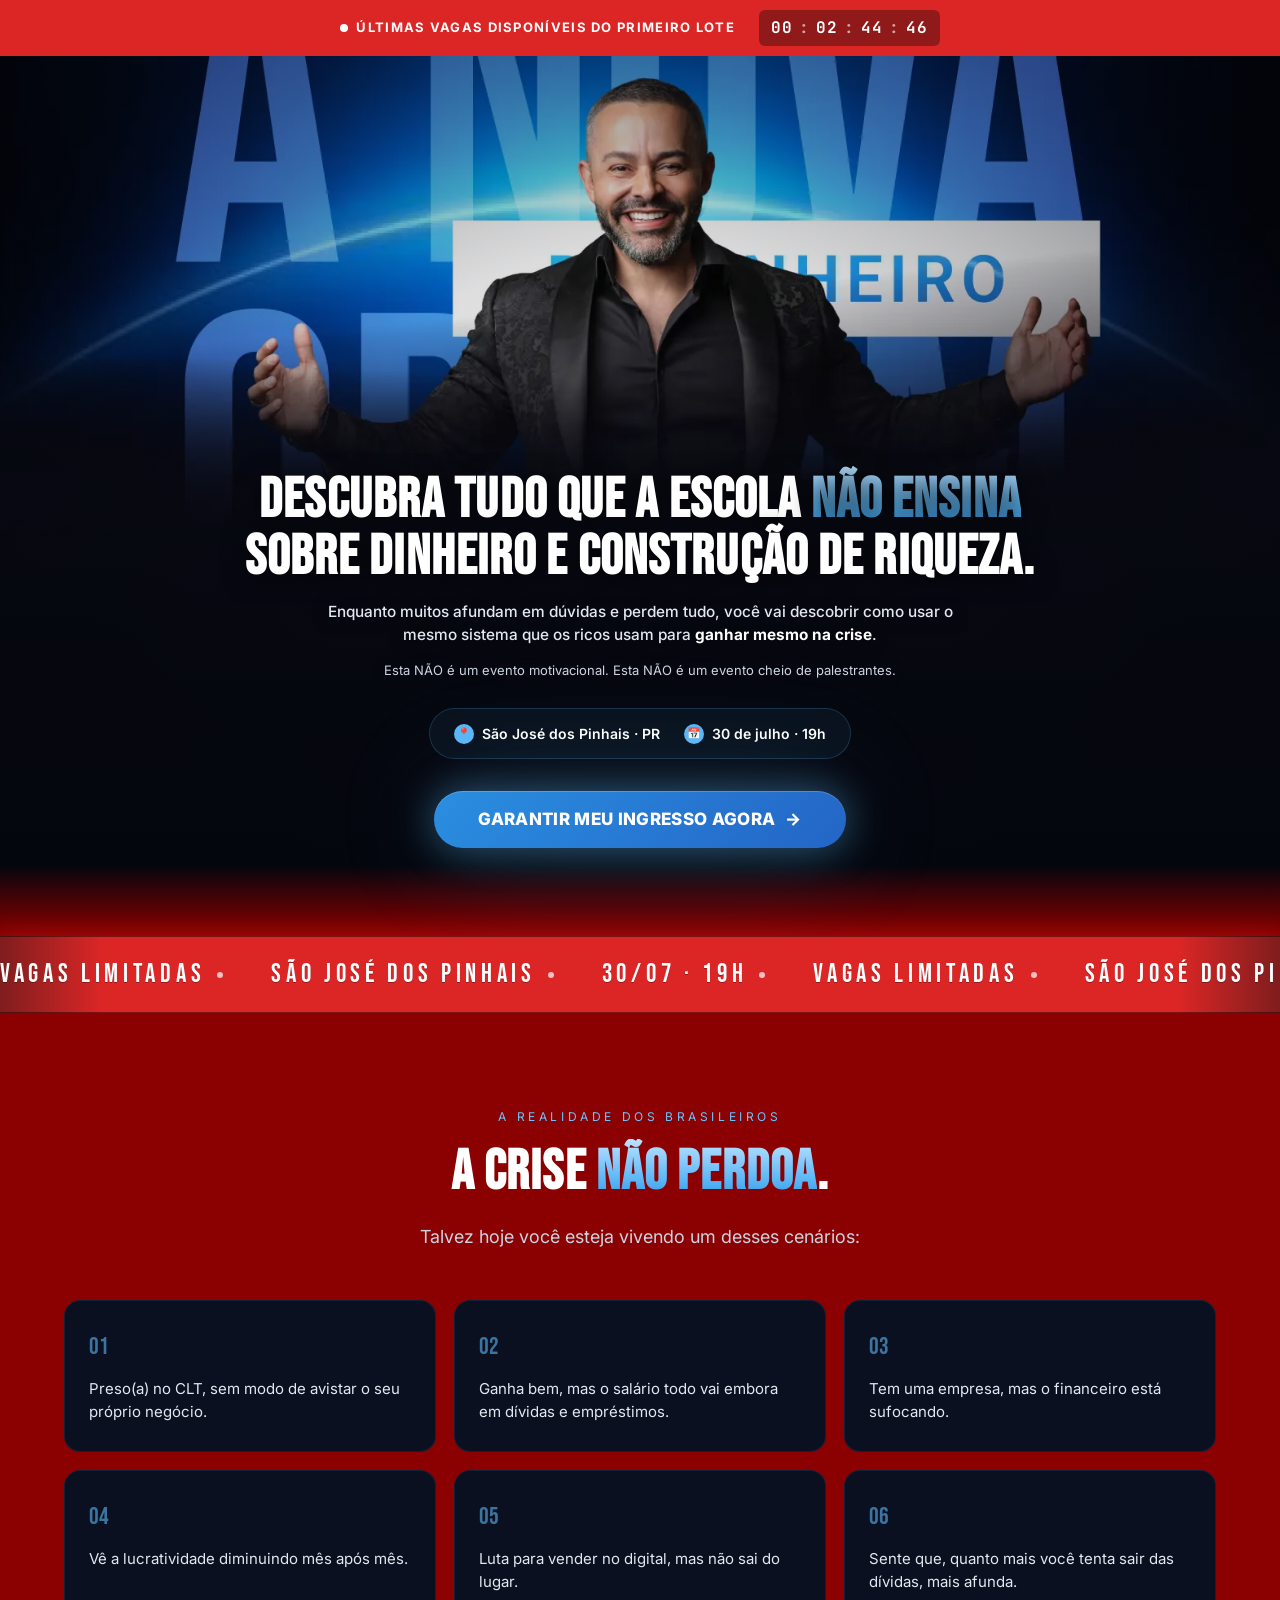
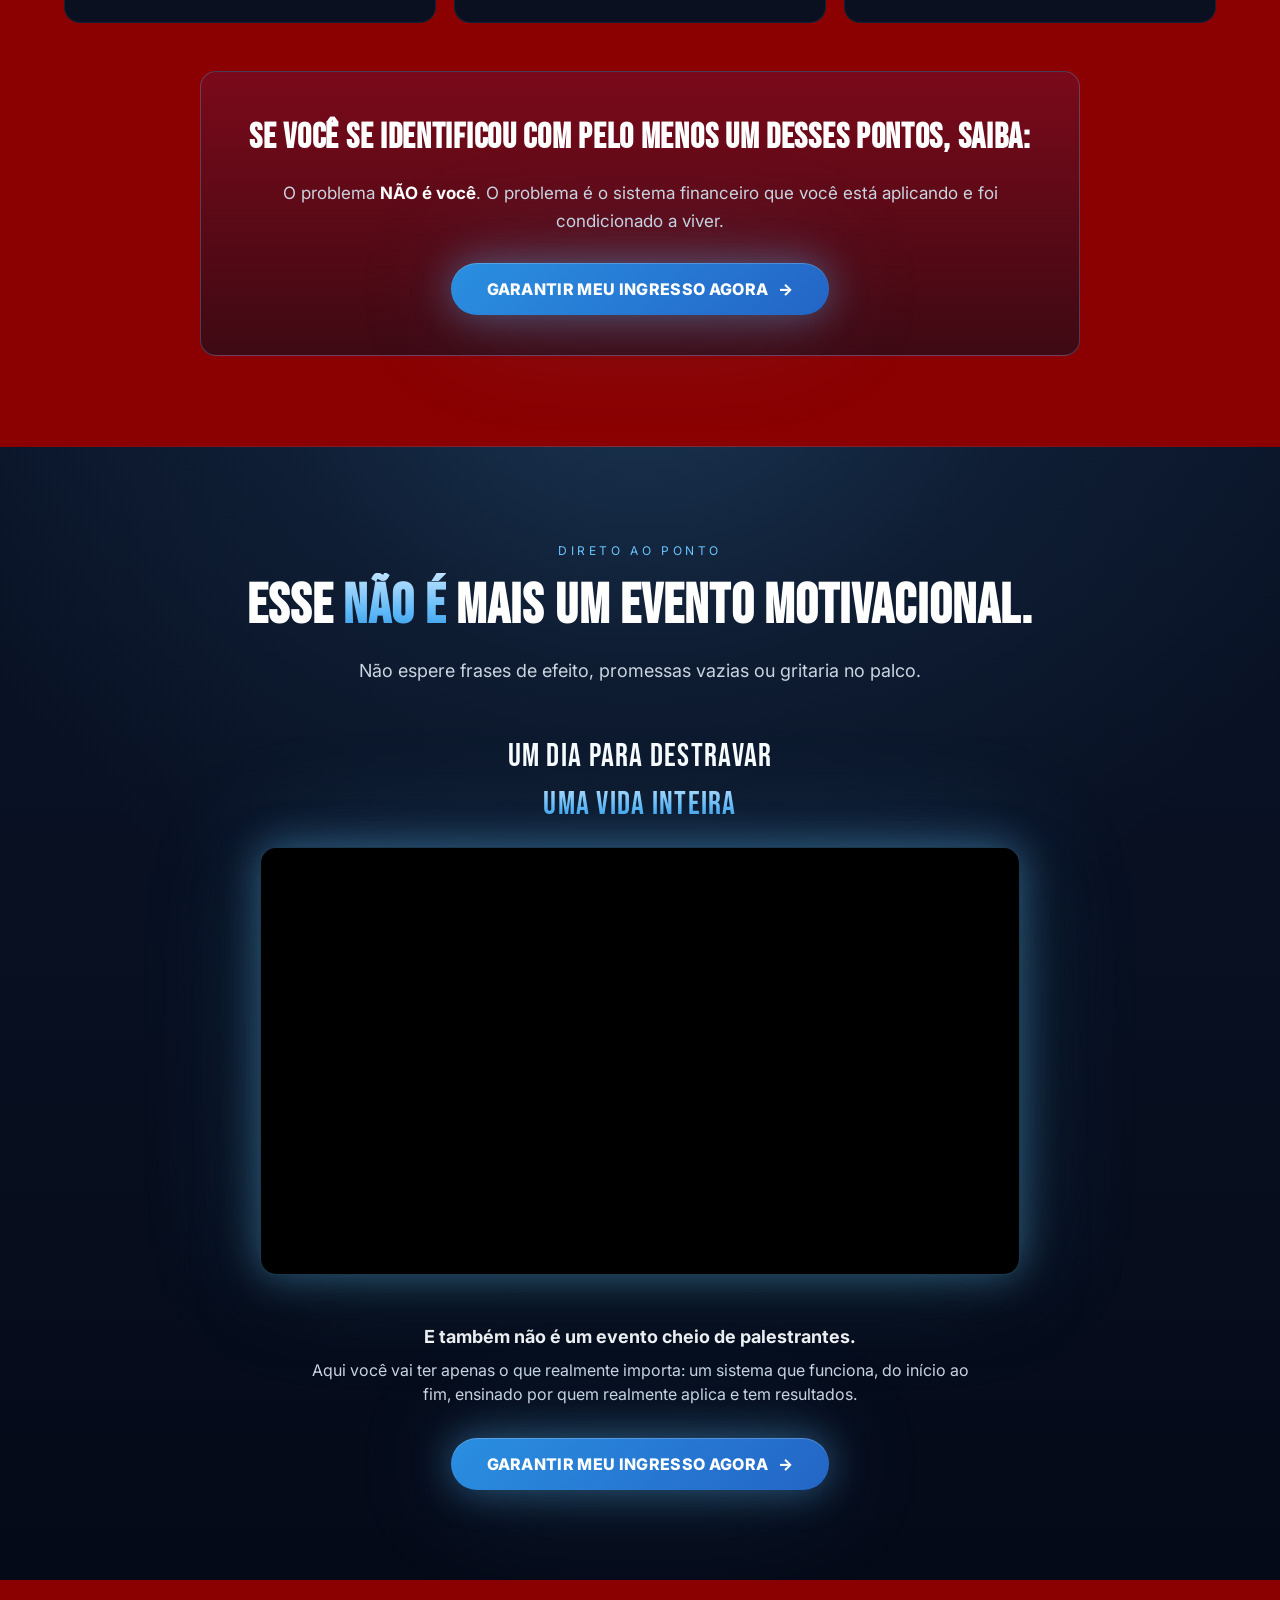
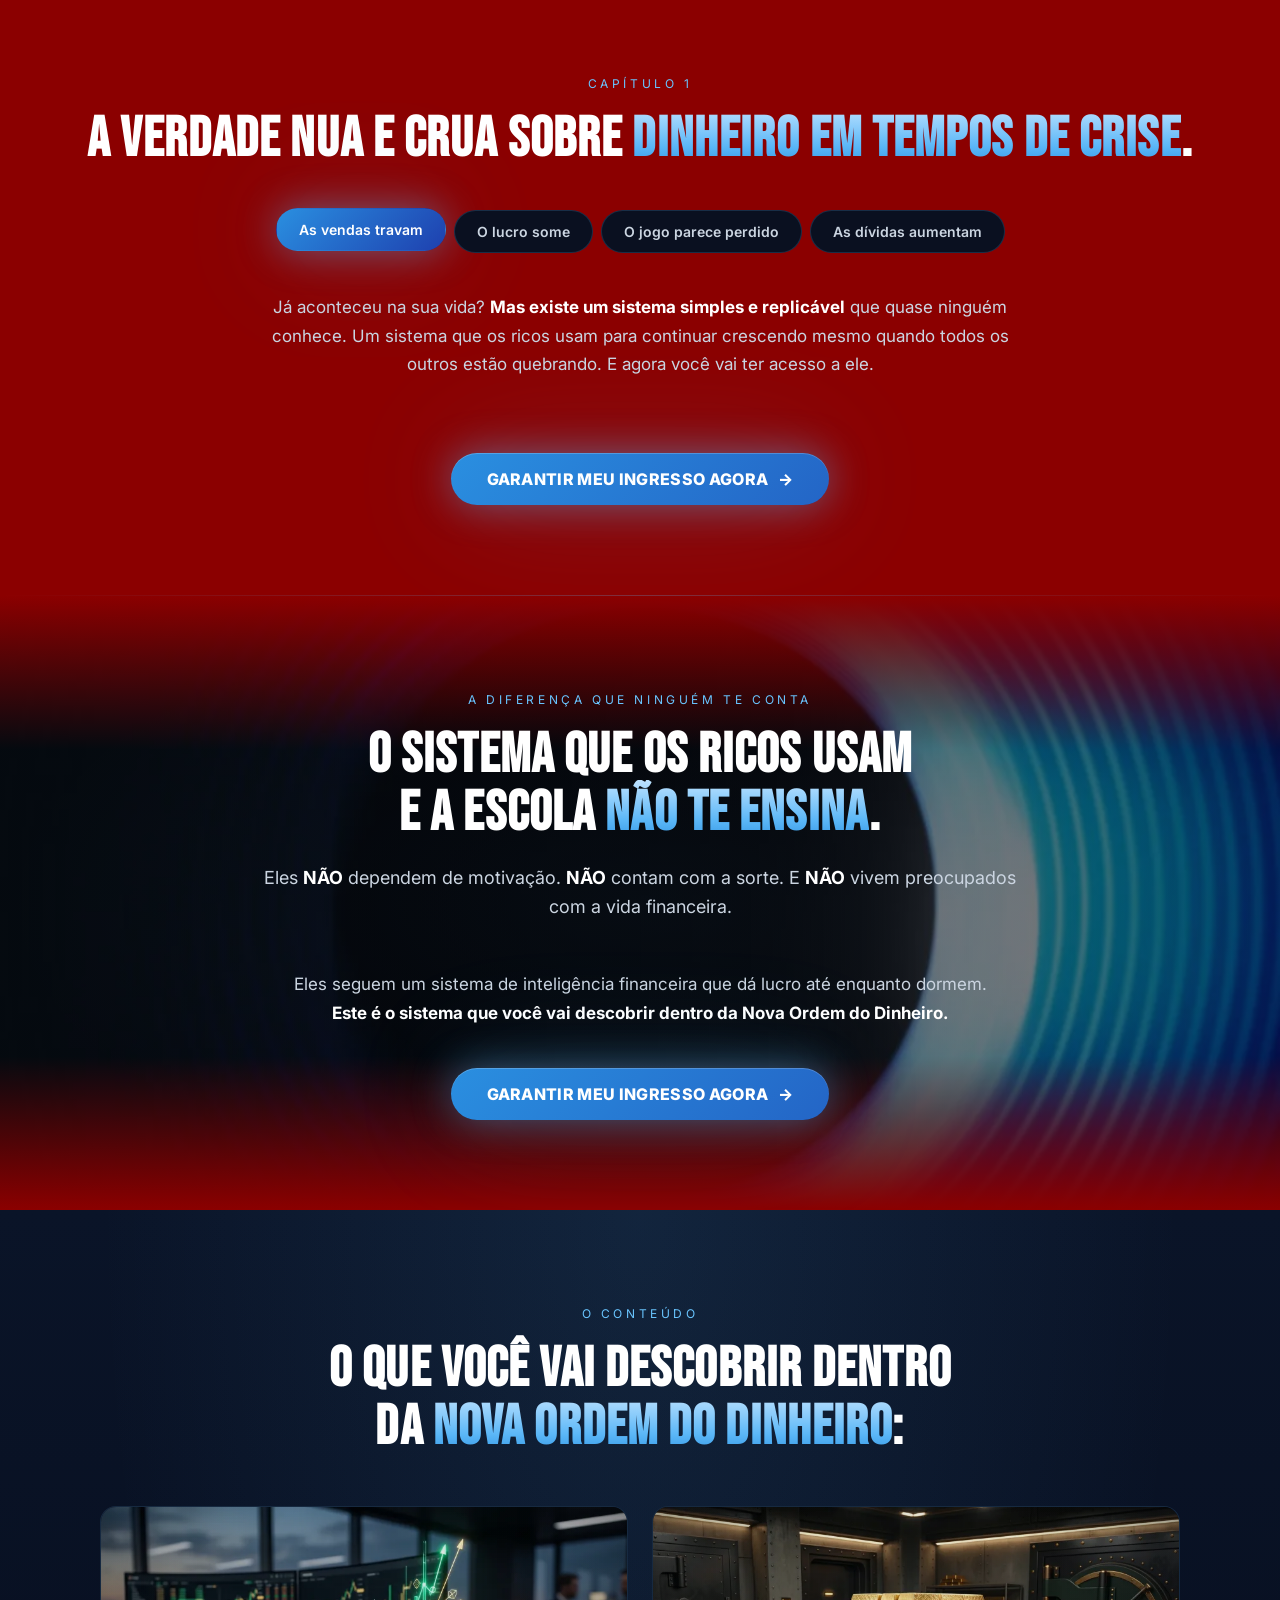
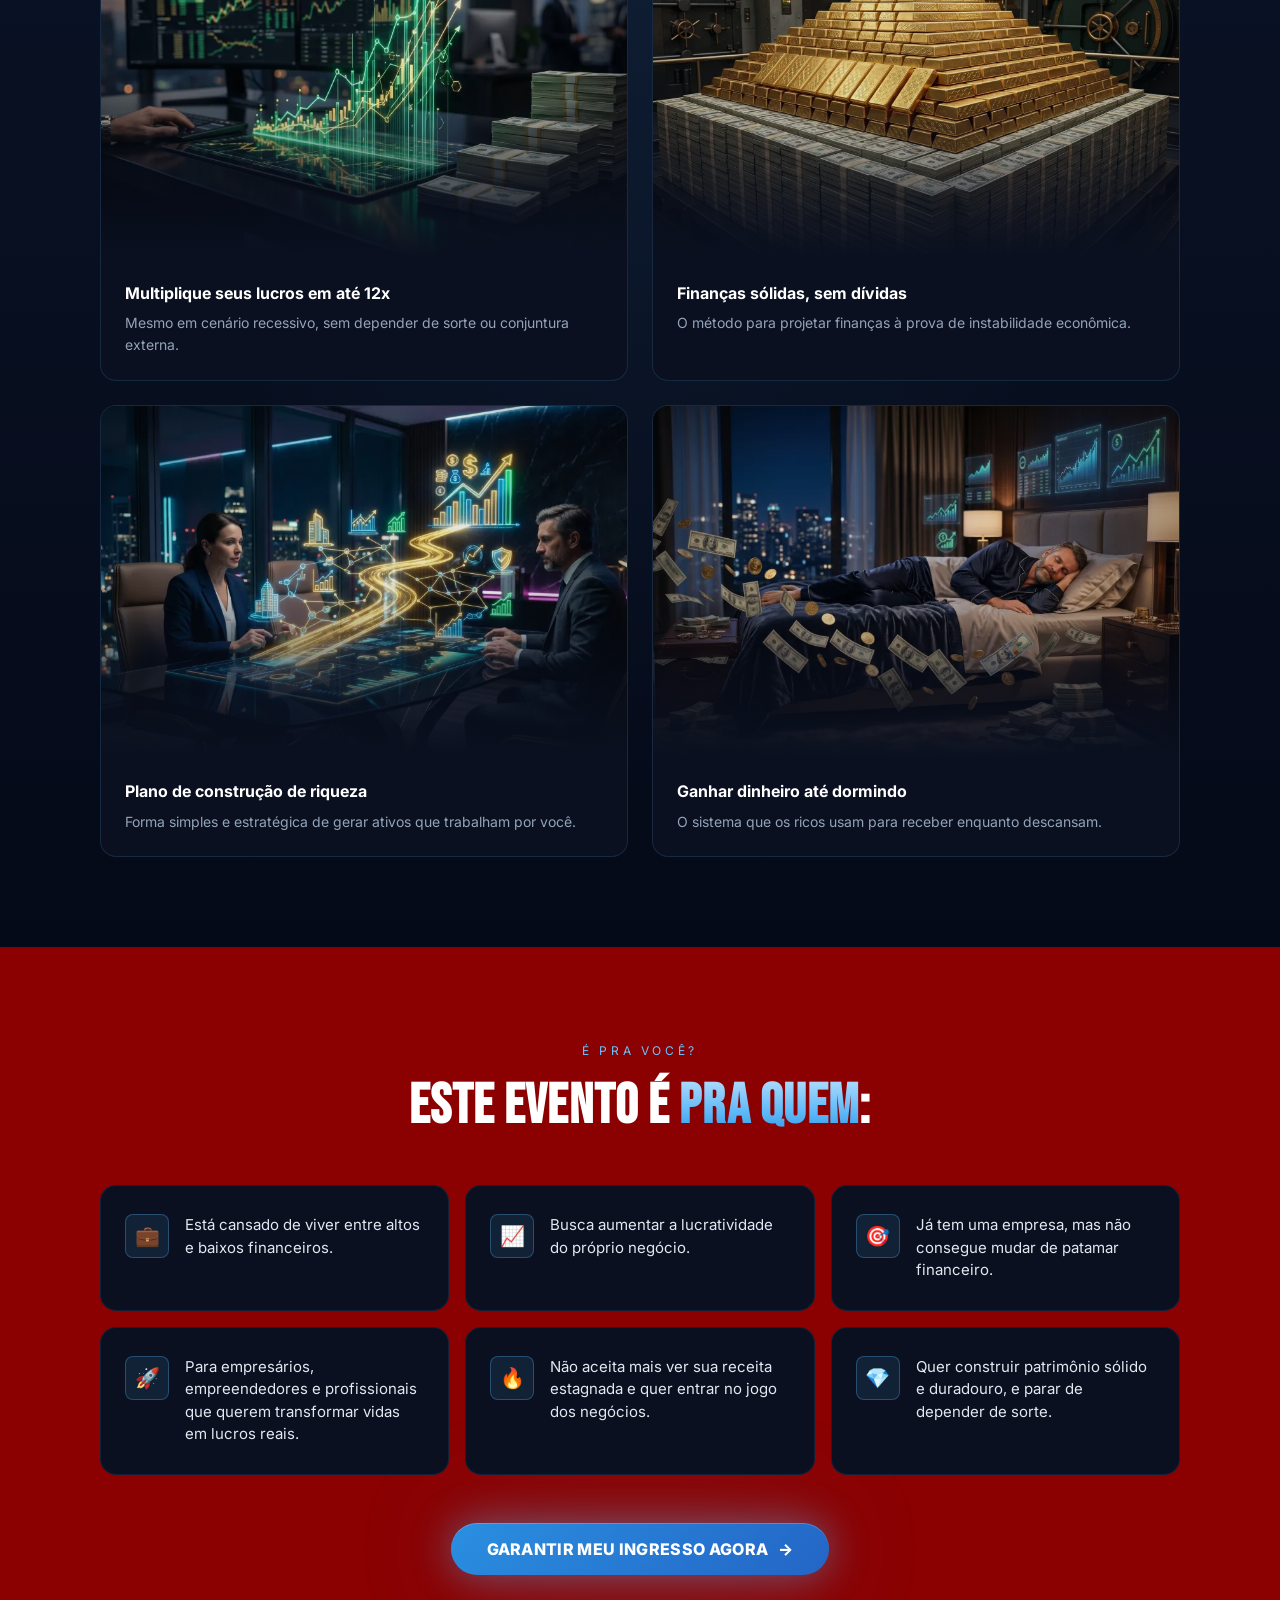
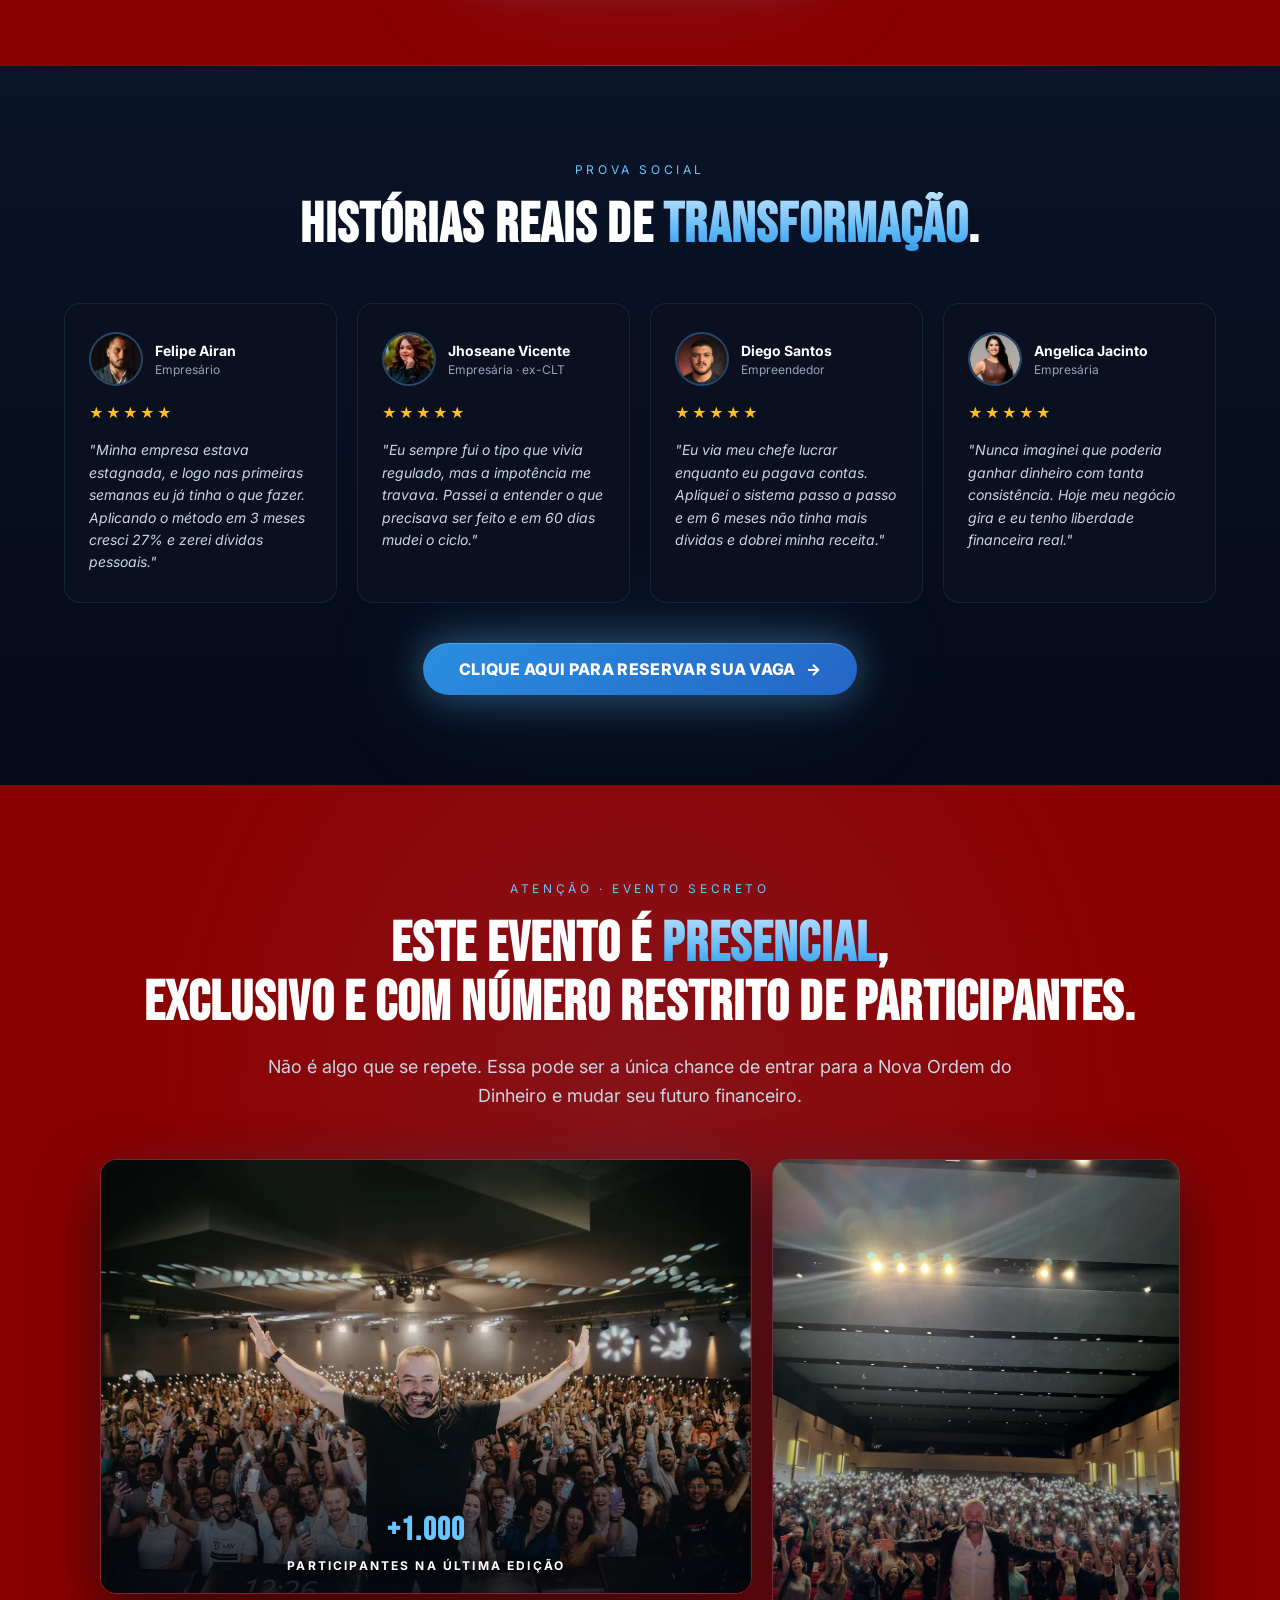
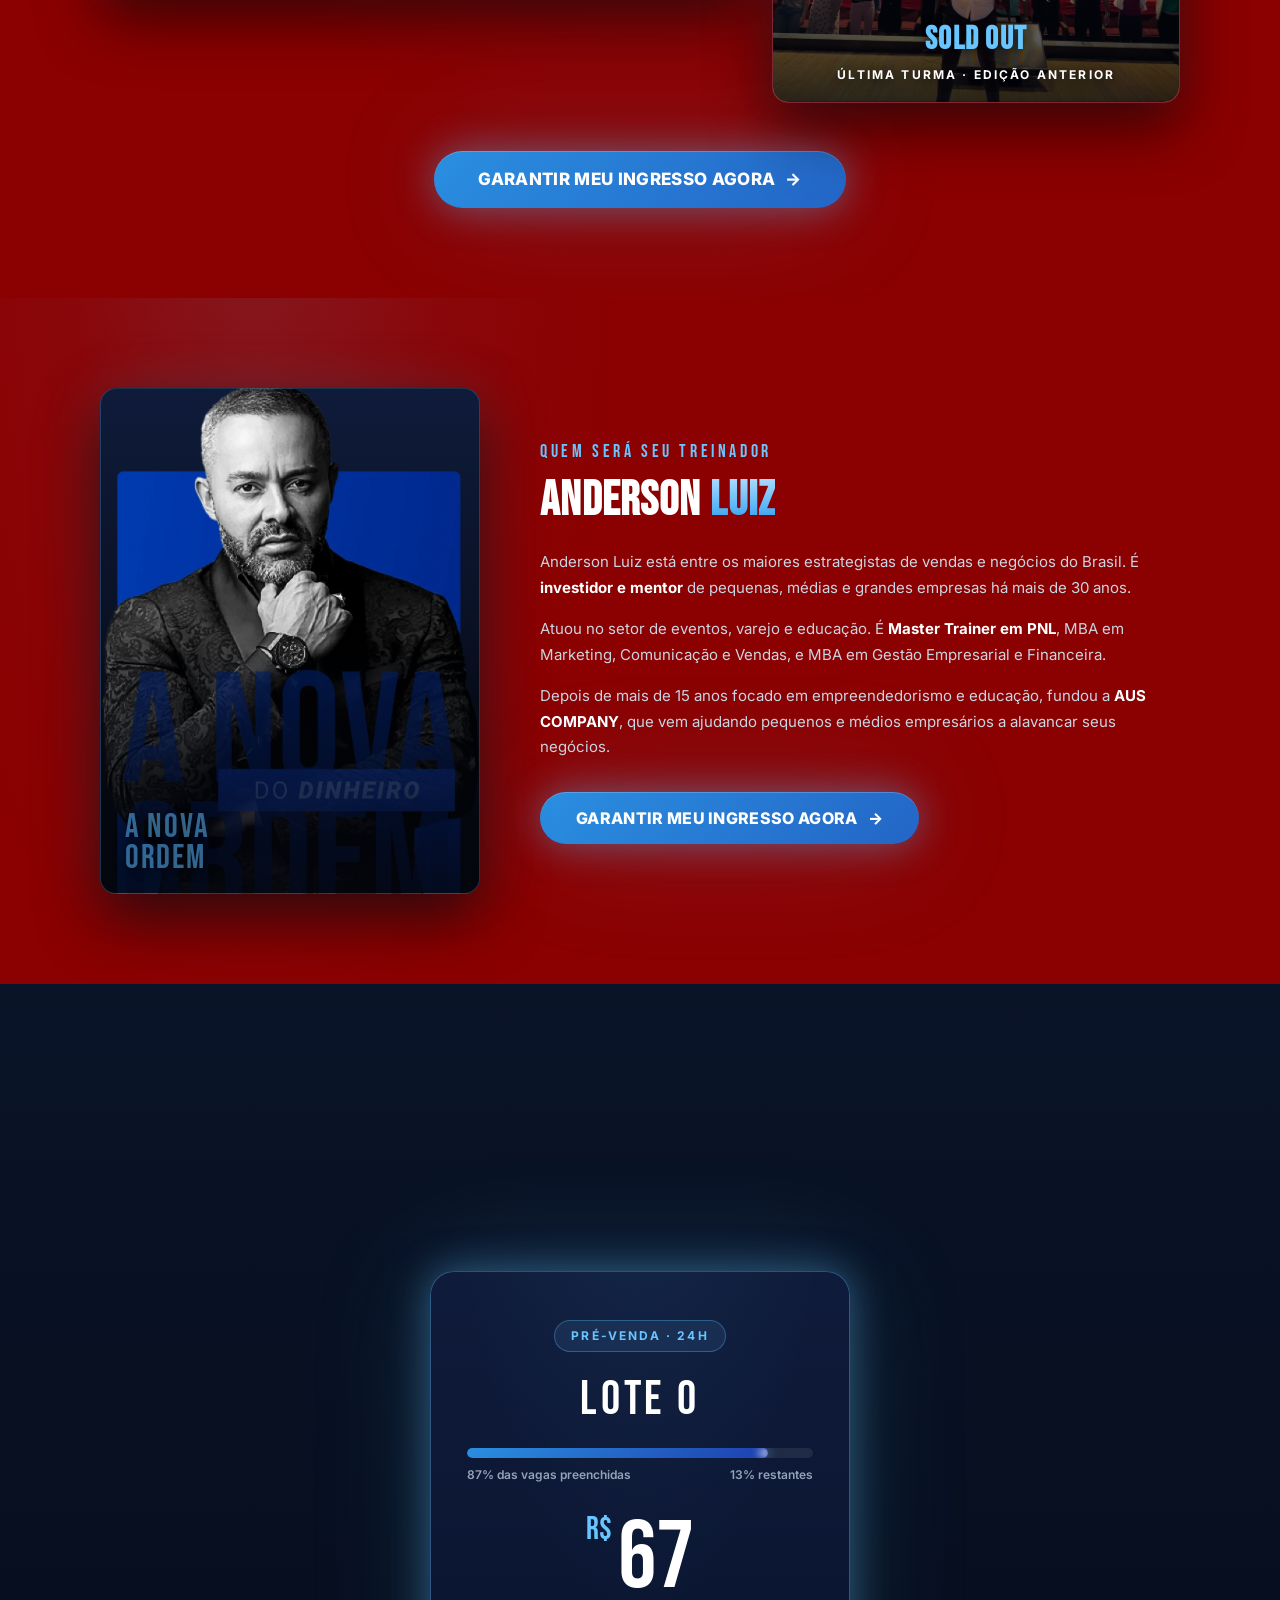
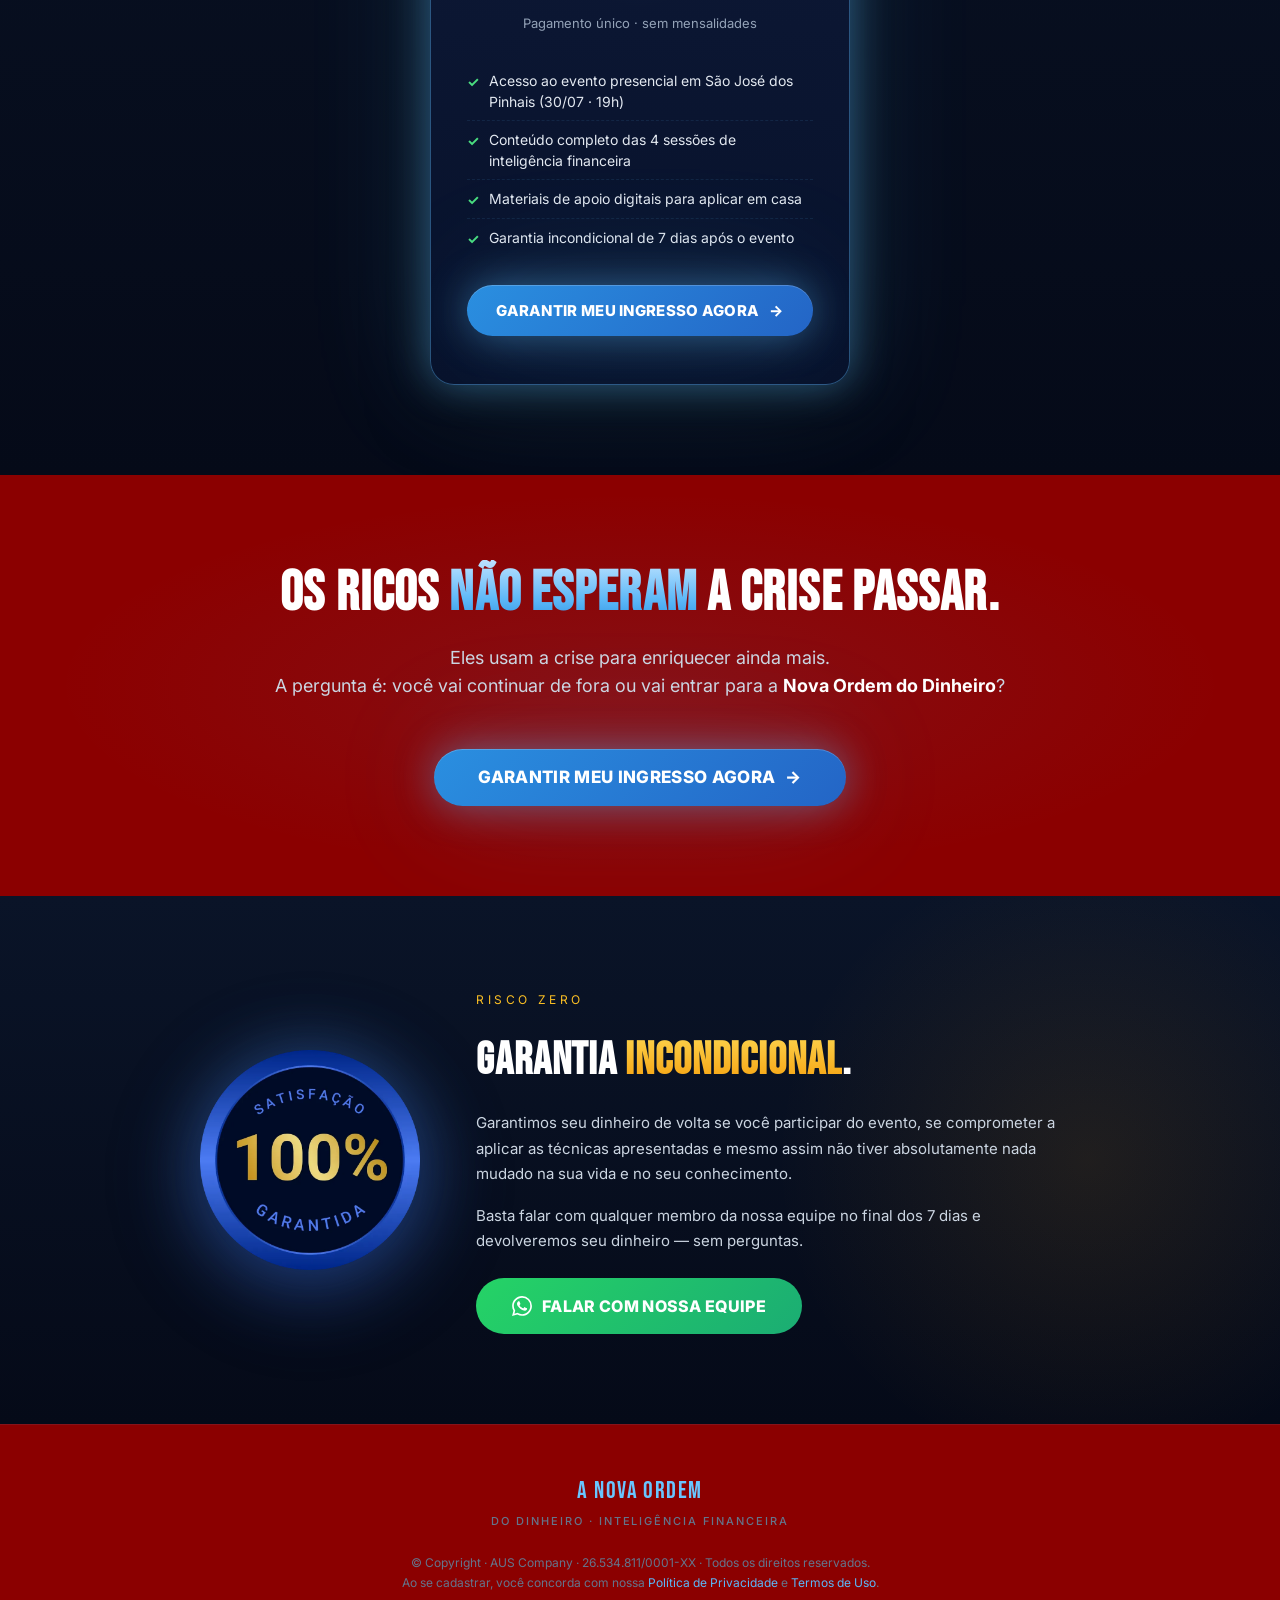
<file: index.html>
<!DOCTYPE html>
<html lang="pt-BR">
<head>
<meta charset="UTF-8">
<meta name="viewport" content="width=device-width, initial-scale=1.0">
<title>A Nova Ordem do Dinheiro — Inteligência Financeira | São José dos Pinhais · 30/07</title>
<meta name="description" content="O maior evento de inteligência financeira do Brasil. Aprenda a construir riqueza sem depender de sorte.">

<!-- Favicon -->
<link rel="icon" type="image/svg+xml" href="assets/favicon.svg">
<link rel="icon" type="image/png" sizes="32x32" href="assets/favicon-32.png">
<link rel="icon" type="image/png" sizes="192x192" href="assets/favicon-192.png">
<link rel="apple-touch-icon" sizes="180x180" href="assets/apple-touch-icon.png">
<meta name="theme-color" content="#04060D">

<link rel="preconnect" href="https://fonts.googleapis.com">
<link rel="preconnect" href="https://fonts.gstatic.com" crossorigin>
<link href="https://fonts.googleapis.com/css2?family=Bebas+Neue&family=Inter:wght@300;400;500;600;700;800;900&family=JetBrains+Mono:wght@500;700&display=swap" rel="stylesheet">
<link rel="stylesheet" href="style.css">
</head>
<body>

<!-- =========================================
     URGENCY BAR — sticky top with timer
     ========================================= -->
<div class="urgency-bar">
  <div class="container">
    <div class="label">
      <span class="pulse"></span>
      Últimas vagas disponíveis do primeiro lote
    </div>
    <div class="timer" id="topTimer">
      <span data-unit="d">00</span><span class="colon">:</span>
      <span data-unit="h">02</span><span class="colon">:</span>
      <span data-unit="m">44</span><span class="colon">:</span>
      <span data-unit="s">50</span>
    </div>
  </div>
</div>

<!-- =========================================
     HERO
     ========================================= -->
<section class="hero">
  <div class="container top"></div>

  <img class="hero-mobile-img" src="assets/hero-anderson.webp" alt="Anderson Luiz — A Nova Ordem do Dinheiro" loading="eager">

  <div class="container bottom">
    <h1>
      Descubra tudo que a escola <span class="accent">não ensina</span><br>
      sobre dinheiro e construção de riqueza.
    </h1>

    <p class="lead">
      Enquanto muitos afundam em dúvidas e perdem tudo, você vai descobrir como usar o mesmo sistema que os ricos usam para <strong style="color:var(--white)">ganhar mesmo na&nbsp;crise</strong>.
    </p>

    <p class="sub">Esta NÃO é um evento motivacional. Esta NÃO é um evento cheio de palestrantes.</p>

    <div class="event-meta">
      <div><span class="ico">📍</span> São José dos Pinhais · PR</div>
      <div><span class="ico">📅</span> 30 de julho · 19h</div>
    </div>

    <div>
      <a href="https://www.youtube.com/watch?v=o0yAwGH-ctU" target="_blank" rel="noopener" class="btn btn-blue btn-lg">Garantir meu ingresso agora <span class="arrow">→</span></a>
    </div>
  </div>
</section>

<!-- =========================================
     DIVISOR — Marquee de vagas limitadas + cidade
     ========================================= -->
<div class="marquee marquee-divider">
  <div class="marquee-track">
    <span>VAGAS LIMITADAS</span>
    <span>SÃO JOSÉ DOS PINHAIS</span>
    <span>30/07 · 19H</span>
    <span>VAGAS LIMITADAS</span>
    <span>SÃO JOSÉ DOS PINHAIS</span>
    <span>30/07 · 19H</span>
    <span>VAGAS LIMITADAS</span>
    <span>SÃO JOSÉ DOS PINHAIS</span>
    <span>30/07 · 19H</span>
    <span>VAGAS LIMITADAS</span>
    <span>SÃO JOSÉ DOS PINHAIS</span>
    <span>30/07 · 19H</span>
  </div>
</div>

<!-- =========================================
     CRISIS — A crise não perdoa
     ========================================= -->
<section class="crisis-section">
  <div class="container">
    <div class="center-text" style="margin-bottom:48px">
      <span class="section-kicker">A realidade dos brasileiros</span>
      <h2 class="section-title">A crise <span class="accent">não perdoa</span>.</h2>
      <p class="section-lead">Talvez hoje você esteja vivendo um desses cenários:</p>
    </div>

    <div class="crisis-grid">
      <div class="crisis-card"><div class="num">01</div><p>Preso(a) no CLT, sem modo de avistar o seu próprio negócio.</p></div>
      <div class="crisis-card"><div class="num">02</div><p>Ganha bem, mas o salário todo vai embora em dívidas e empréstimos.</p></div>
      <div class="crisis-card"><div class="num">03</div><p>Tem uma empresa, mas o financeiro está sufocando.</p></div>
      <div class="crisis-card"><div class="num">04</div><p>Vê a lucratividade diminuindo mês após mês.</p></div>
      <div class="crisis-card"><div class="num">05</div><p>Luta para vender no digital, mas não sai do lugar.</p></div>
      <div class="crisis-card"><div class="num">06</div><p>Sente que, quanto mais você tenta sair das dívidas, mais afunda.</p></div>
    </div>

    <div class="identified-box">
      <h3>Se você se identificou com pelo menos um desses pontos, saiba:</h3>
      <p>O problema <strong style="color:var(--white)">NÃO é você</strong>. O problema é o sistema financeiro que você está aplicando e foi condicionado a viver.</p>
      <a href="https://www.youtube.com/watch?v=o0yAwGH-ctU" target="_blank" rel="noopener" class="btn btn-blue">Garantir meu ingresso agora <span class="arrow">→</span></a>
    </div>
  </div>
</section>

<div class="section-divider"></div>

<!-- =========================================
     NÃO É EVENTO MOTIVACIONAL + VIDEO
     ========================================= -->
<section class="no-motivation-section">
  <div class="container">
    <div class="center-text" style="margin-bottom:40px">
      <span class="section-kicker">Direto ao ponto</span>
      <h2 class="section-title">Esse <span class="accent">não é</span> mais um evento motivacional.</h2>
      <p class="section-lead">Não espere frases de efeito, promessas vazias ou gritaria no palco.</p>
    </div>

    <div class="video-caption">UM DIA PARA DESTRAVAR<br><span class="accent">UMA VIDA INTEIRA</span></div>

    <div class="video-wrapper">
      <iframe
        src="https://player-vz-ca1e15a4-554.tv.pandavideo.com.br/embed/?autoplay=0&playsinline=1&showinfo=0&rel=0&v=564da7e1-1151-431c-984b-6ff5e8568908"
        allow="autoplay; fullscreen; picture-in-picture"
        allowfullscreen
        loading="lazy"
        title="A Nova Ordem do Dinheiro — Apresentação">
      </iframe>
    </div>

    <div class="center-text" style="margin-top:48px">
      <p style="font-size:18px; color:var(--white); margin-bottom:8px"><strong>E também não é um evento cheio de palestrantes.</strong></p>
      <p style="color:var(--gray-300); max-width:680px; margin:0 auto 32px">Aqui você vai ter apenas o que realmente importa: um sistema que funciona, do início ao fim, ensinado por quem realmente aplica e tem resultados.</p>
      <a href="https://www.youtube.com/watch?v=o0yAwGH-ctU" target="_blank" rel="noopener" class="btn btn-blue">Garantir meu ingresso agora <span class="arrow">→</span></a>
    </div>
  </div>
</section>

<!-- =========================================
     A VERDADE NUA E CRUA — Tabs
     ========================================= -->
<section class="truth-section">
  <div class="container">
    <div class="center-text" style="margin-bottom:40px">
      <span class="section-kicker">Capítulo 1</span>
      <h2 class="section-title">A verdade nua e crua sobre <span class="accent">dinheiro em tempos de crise</span>.</h2>
    </div>

    <div class="tabs">
      <button class="tab active" data-tab="1">As vendas travam</button>
      <button class="tab" data-tab="2">O lucro some</button>
      <button class="tab" data-tab="3">O jogo parece perdido</button>
      <button class="tab" data-tab="4">As dívidas aumentam</button>
    </div>

    <div class="tab-content" id="tabContent">
      <p>Já aconteceu na sua vida? <strong>Mas existe um sistema simples e replicável</strong> que quase ninguém conhece. Um sistema que os ricos usam para continuar crescendo mesmo quando todos os outros estão quebrando. E agora você vai ter acesso a ele.</p>
    </div>

    <div class="center-text" style="margin-top:40px">
      <a href="https://www.youtube.com/watch?v=o0yAwGH-ctU" target="_blank" rel="noopener" class="btn btn-blue">Garantir meu ingresso agora <span class="arrow">→</span></a>
    </div>
  </div>
</section>

<div class="section-divider"></div>

<!-- =========================================
     O SISTEMA QUE OS RICOS USAM
     ========================================= -->
<section class="system-section">
  <div class="container center-text">
    <span class="section-kicker">A diferença que ninguém te conta</span>
    <h2 class="section-title">O sistema que os ricos usam<br>e a escola <span class="accent">não te ensina</span>.</h2>
    <p class="section-lead">Eles <strong style="color:var(--white)">NÃO</strong> dependem de motivação. <strong style="color:var(--white)">NÃO</strong> contam com a sorte. E <strong style="color:var(--white)">NÃO</strong> vivem preocupados com a vida financeira.</p>
    <p style="font-size:17px; color:var(--gray-300); max-width:760px; margin:0 auto 40px; line-height:1.7">
      Eles seguem um sistema de inteligência financeira que dá lucro até enquanto dormem.<br>
      <strong style="color:var(--white)">Este é o sistema que você vai descobrir dentro da Nova Ordem do Dinheiro.</strong>
    </p>
    <a href="https://www.youtube.com/watch?v=o0yAwGH-ctU" target="_blank" rel="noopener" class="btn btn-blue">Garantir meu ingresso agora <span class="arrow">→</span></a>
  </div>
</section>

<!-- =========================================
     O QUE VOCÊ VAI DESCOBRIR
     ========================================= -->
<section class="discover-section">
  <div class="container">
    <div class="center-text" style="margin-bottom:48px">
      <span class="section-kicker">O conteúdo</span>
      <h2 class="section-title">O que você vai descobrir dentro<br>da <span class="accent">Nova Ordem do Dinheiro</span>:</h2>
    </div>

    <div class="discover-grid">
      <div class="discover-card">
        <div class="img img-1" role="img" aria-label="Multiplicação de lucros"></div>
        <div class="content">
          <h3>Multiplique seus lucros em até 12x</h3>
          <p>Mesmo em cenário recessivo, sem depender de sorte ou conjuntura externa.</p>
        </div>
      </div>
      <div class="discover-card">
        <div class="img img-2" role="img" aria-label="Finanças sólidas"></div>
        <div class="content">
          <h3>Finanças sólidas, sem dívidas</h3>
          <p>O método para projetar finanças à prova de instabilidade econômica.</p>
        </div>
      </div>
      <div class="discover-card">
        <div class="img img-3" role="img" aria-label="Plano de construção de riqueza"></div>
        <div class="content">
          <h3>Plano de construção de riqueza</h3>
          <p>Forma simples e estratégica de gerar ativos que trabalham por você.</p>
        </div>
      </div>
      <div class="discover-card">
        <div class="img img-4" role="img" aria-label="Renda passiva enquanto dorme"></div>
        <div class="content">
          <h3>Ganhar dinheiro até dormindo</h3>
          <p>O sistema que os ricos usam para receber enquanto descansam.</p>
        </div>
      </div>
    </div>
  </div>
</section>

<!-- =========================================
     ESTE EVENTO É PRA QUEM
     ========================================= -->
<section class="audience-section">
  <div class="container">
    <div class="center-text" style="margin-bottom:48px">
      <span class="section-kicker">É pra você?</span>
      <h2 class="section-title">Este evento é <span class="accent">pra quem</span>:</h2>
    </div>

    <div class="audience-grid">
      <div class="audience-card">
        <div class="icon">💼</div>
        <p>Está cansado de viver entre altos e baixos financeiros.</p>
      </div>
      <div class="audience-card">
        <div class="icon">📈</div>
        <p>Busca aumentar a lucratividade do próprio negócio.</p>
      </div>
      <div class="audience-card">
        <div class="icon">🎯</div>
        <p>Já tem uma empresa, mas não consegue mudar de patamar financeiro.</p>
      </div>
      <div class="audience-card">
        <div class="icon">🚀</div>
        <p>Para empresários, empreendedores e profissionais que querem transformar vidas em lucros reais.</p>
      </div>
      <div class="audience-card">
        <div class="icon">🔥</div>
        <p>Não aceita mais ver sua receita estagnada e quer entrar no jogo dos negócios.</p>
      </div>
      <div class="audience-card">
        <div class="icon">💎</div>
        <p>Quer construir patrimônio sólido e duradouro, e parar de depender de sorte.</p>
      </div>
    </div>

    <div class="center-text">
      <a href="https://www.youtube.com/watch?v=o0yAwGH-ctU" target="_blank" rel="noopener" class="btn btn-blue">Garantir meu ingresso agora <span class="arrow">→</span></a>
    </div>
  </div>
</section>

<div class="section-divider"></div>

<!-- =========================================
     HISTÓRIAS REAIS
     ========================================= -->
<section class="testimonials-section">
  <div class="container">
    <div class="center-text" style="margin-bottom:48px">
      <span class="section-kicker">Prova social</span>
      <h2 class="section-title">Histórias reais de <span class="accent">transformação</span>.</h2>
    </div>

    <div class="testimonials-grid">
      <div class="testimonial">
        <div class="who">
          <div class="avatar"><img src="assets/dep-felipe.webp" alt="Felipe Airan" loading="lazy"></div>
          <div>
            <div class="name">Felipe Airan</div>
            <div class="role">Empresário</div>
          </div>
        </div>
        <div class="stars">★★★★★</div>
        <blockquote>"Minha empresa estava estagnada, e logo nas primeiras semanas eu já tinha o que fazer. Aplicando o método em 3 meses cresci 27% e zerei dívidas pessoais."</blockquote>
      </div>
      <div class="testimonial">
        <div class="who">
          <div class="avatar"><img src="assets/dep-jhoseane.webp" alt="Jhoseane Vicente" loading="lazy"></div>
          <div>
            <div class="name">Jhoseane Vicente</div>
            <div class="role">Empresária · ex-CLT</div>
          </div>
        </div>
        <div class="stars">★★★★★</div>
        <blockquote>"Eu sempre fui o tipo que vivia regulado, mas a impotência me travava. Passei a entender o que precisava ser feito e em 60 dias mudei o ciclo."</blockquote>
      </div>
      <div class="testimonial">
        <div class="who">
          <div class="avatar"><img src="assets/dep-diego.webp" alt="Diego Santos" loading="lazy"></div>
          <div>
            <div class="name">Diego Santos</div>
            <div class="role">Empreendedor</div>
          </div>
        </div>
        <div class="stars">★★★★★</div>
        <blockquote>"Eu via meu chefe lucrar enquanto eu pagava contas. Apliquei o sistema passo a passo e em 6 meses não tinha mais dívidas e dobrei minha receita."</blockquote>
      </div>
      <div class="testimonial">
        <div class="who">
          <div class="avatar"><img src="assets/dep-angelica.webp" alt="Angelica Jacinto" loading="lazy"></div>
          <div>
            <div class="name">Angelica Jacinto</div>
            <div class="role">Empresária</div>
          </div>
        </div>
        <div class="stars">★★★★★</div>
        <blockquote>"Nunca imaginei que poderia ganhar dinheiro com tanta consistência. Hoje meu negócio gira e eu tenho liberdade financeira real."</blockquote>
      </div>
    </div>

    <div class="center-text">
      <a href="https://www.youtube.com/watch?v=o0yAwGH-ctU" target="_blank" rel="noopener" class="btn btn-blue">Clique aqui para reservar sua vaga <span class="arrow">→</span></a>
    </div>
  </div>
</section>

<!-- =========================================
     PRESENCIAL E EXCLUSIVO — com plateia real
     ========================================= -->
<section class="presencial-section">
  <div class="container">
    <div class="center-text" style="margin-bottom:48px">
      <span class="section-kicker">Atenção · evento secreto</span>
      <h2 class="section-title">Este evento é <span class="accent">presencial</span>,<br>exclusivo e com número restrito de participantes.</h2>
      <p class="section-lead">Não é algo que se repete. Essa pode ser a única chance de entrar para a Nova Ordem do Dinheiro e mudar seu futuro financeiro.</p>
    </div>

    <div class="proof-collage">
      <figure class="proof-photo proof-photo-wide">
        <img src="assets/audience-1.webp" alt="Anderson Luiz no palco com plateia ao vivo, milhares de luzes de celular" loading="lazy">
        <figcaption>
          <span class="num">+1.000</span>
          Participantes na última edição
        </figcaption>
      </figure>
      <figure class="proof-photo proof-photo-tall">
        <img src="assets/audience-2.webp" alt="Auditório lotado com Anderson Luiz no centro do palco" loading="lazy">
        <figcaption>
          <span class="num">SOLD OUT</span>
          Última turma · Edição anterior
        </figcaption>
      </figure>
    </div>

    <div class="center-text">
      <a href="https://www.youtube.com/watch?v=o0yAwGH-ctU" target="_blank" rel="noopener" class="btn btn-blue btn-lg">Garantir meu ingresso agora <span class="arrow">→</span></a>
    </div>
  </div>
</section>

<!-- =========================================
     TRAINER — Anderson Luiz
     ========================================= -->
<section class="trainer-section">
  <div class="container">
    <div class="trainer-wrap">
      <div class="trainer-photo">
        <div class="logo-bg">A NOVA<br>ORDEM</div>
      </div>
      <div class="trainer-info">
        <div class="kicker">Quem será seu treinador</div>
        <h2>Anderson <span style="background:var(--grad-text-blue); -webkit-background-clip:text; background-clip:text; color:transparent">Luiz</span></h2>
        <p>Anderson Luiz está entre os maiores estrategistas de vendas e negócios do Brasil. É <strong style="color:var(--white)">investidor e mentor</strong> de pequenas, médias e grandes empresas há mais de 30 anos.</p>
        <p>Atuou no setor de eventos, varejo e educação. É <strong style="color:var(--white)">Master Trainer em PNL</strong>, MBA em Marketing, Comunicação e Vendas, e MBA em Gestão Empresarial e Financeira.</p>
        <p>Depois de mais de 15 anos focado em empreendedorismo e educação, fundou a <strong style="color:var(--white)">AUS COMPANY</strong>, que vem ajudando pequenos e médios empresários a alavancar seus negócios.</p>
        <div style="margin-top:32px">
          <a href="https://www.youtube.com/watch?v=o0yAwGH-ctU" target="_blank" rel="noopener" class="btn btn-blue">Garantir meu ingresso agora <span class="arrow">→</span></a>
        </div>
      </div>
    </div>
  </div>
</section>

<!-- =========================================
     PRICING
     ========================================= -->
<section class="pricing-section" id="pricing">
  <div class="container">
    <div class="center-text" style="margin-bottom:40px">
      <span class="section-kicker">Reserve agora</span>
      <h2 class="section-title">Últimos ingressos <span class="accent">promocionais</span>.</h2>
      <p class="section-lead">Ingressos na condição de pré-venda somente nas primeiras 24 horas de lançamento.</p>
    </div>

    <div class="pricing">
      <span class="lote-tag">Pré-venda · 24h</span>
      <div class="lote">LOTE 0</div>

      <div class="progress-wrap">
        <div class="progress"><span></span></div>
        <div class="progress-label">
          <span>87% das vagas preenchidas</span>
          <span>13% restantes</span>
        </div>
      </div>

      <div class="price"><small>R$</small>67</div>
      <div class="price-note">Pagamento único · sem mensalidades</div>

      <ul>
        <li>Acesso ao evento presencial em São José dos Pinhais (30/07 · 19h)</li>
        <li>Conteúdo completo das 4 sessões de inteligência financeira</li>
        <li>Materiais de apoio digitais para aplicar em casa</li>
        <li>Garantia incondicional de 7 dias após o evento</li>
      </ul>

      <a href="https://www.youtube.com/watch?v=o0yAwGH-ctU" target="_blank" rel="noopener" class="btn btn-blue">Garantir meu ingresso agora <span class="arrow">→</span></a>
    </div>
  </div>
</section>

<!-- =========================================
     FINAL CTA — Os ricos não esperam
     ========================================= -->
<section class="final-cta-section">
  <div class="container">
    <h2 class="section-title">Os ricos <span class="accent">não esperam</span> a crise passar.</h2>
    <p class="section-lead">Eles usam a crise para enriquecer ainda mais.<br>A pergunta é: você vai continuar de fora ou vai entrar para a <strong style="color:var(--white)">Nova Ordem do Dinheiro</strong>?</p>
    <a href="https://www.youtube.com/watch?v=o0yAwGH-ctU" target="_blank" rel="noopener" class="btn btn-blue btn-lg">Garantir meu ingresso agora <span class="arrow">→</span></a>
  </div>
</section>

<!-- =========================================
     GARANTIA
     ========================================= -->
<section class="guarantee-section">
  <div class="container">
    <div class="guarantee-wrap">
      <div class="seal">
        <img src="assets/garantia-7dias.webp" alt="Selo 100% Satisfação Garantida — 7 dias" loading="lazy">
      </div>
      <div class="guarantee-content">
        <span class="section-kicker" style="color:var(--gold-400)">Risco zero</span>
        <h2>Garantia <span style="background:linear-gradient(180deg,#FCD34D,#F59E0B); -webkit-background-clip:text; background-clip:text; color:transparent">incondicional</span>.</h2>
        <p>Garantimos seu dinheiro de volta se você participar do evento, se comprometer a aplicar as técnicas apresentadas e mesmo assim não tiver absolutamente nada mudado na sua vida e no seu conhecimento.</p>
        <p>Basta falar com qualquer membro da nossa equipe no final dos 7 dias e devolveremos seu dinheiro — sem perguntas.</p>
        <div style="margin-top:24px">
          <a href="https://wa.me/" class="btn btn-whatsapp">
            <svg width="20" height="20" viewBox="0 0 24 24" fill="currentColor"><path d="M17.472 14.382c-.297-.149-1.758-.867-2.03-.967-.273-.099-.471-.148-.67.15-.197.297-.767.966-.94 1.164-.173.199-.347.223-.644.075-.297-.15-1.255-.463-2.39-1.475-.883-.788-1.48-1.761-1.653-2.059-.173-.297-.018-.458.13-.606.134-.133.298-.347.446-.52.149-.174.198-.298.298-.497.099-.198.05-.371-.025-.52-.075-.149-.669-1.612-.916-2.207-.242-.579-.487-.5-.669-.51-.173-.008-.371-.01-.57-.01-.198 0-.52.074-.792.372-.272.297-1.04 1.016-1.04 2.479 0 1.462 1.065 2.875 1.213 3.074.149.198 2.096 3.2 5.077 4.487.709.306 1.262.489 1.694.625.712.227 1.36.195 1.871.118.571-.085 1.758-.719 2.006-1.413.248-.694.248-1.289.173-1.413-.074-.124-.272-.198-.57-.347m-5.421 7.403h-.004a9.87 9.87 0 01-5.031-1.378l-.361-.214-3.741.982.998-3.648-.235-.374a9.86 9.86 0 01-1.51-5.26c.001-5.45 4.436-9.884 9.888-9.884 2.64 0 5.122 1.03 6.988 2.898a9.825 9.825 0 012.893 6.994c-.003 5.45-4.437 9.884-9.885 9.884m8.413-18.297A11.815 11.815 0 0012.05 0C5.495 0 .16 5.335.157 11.892c0 2.096.547 4.142 1.588 5.945L.057 24l6.305-1.654a11.882 11.882 0 005.683 1.448h.005c6.554 0 11.89-5.335 11.893-11.893a11.821 11.821 0 00-3.48-8.413z"/></svg>
            Falar com nossa equipe
          </a>
        </div>
      </div>
    </div>
  </div>
</section>

<!-- =========================================
     FOOTER
     ========================================= -->
<footer>
  <div class="container">
    <div class="brand">
      A NOVA ORDEM<br>
      <small>do dinheiro · inteligência financeira</small>
    </div>
    <div class="legal">
      © Copyright · AUS Company · 26.534.811/0001-XX · Todos os direitos reservados.<br>
      Ao se cadastrar, você concorda com nossa <a href="#">Política de Privacidade</a> e <a href="#">Termos de Uso</a>.
    </div>
  </div>
</footer>

<script src="script.js" defer></script>
</body>
</html>
</file>
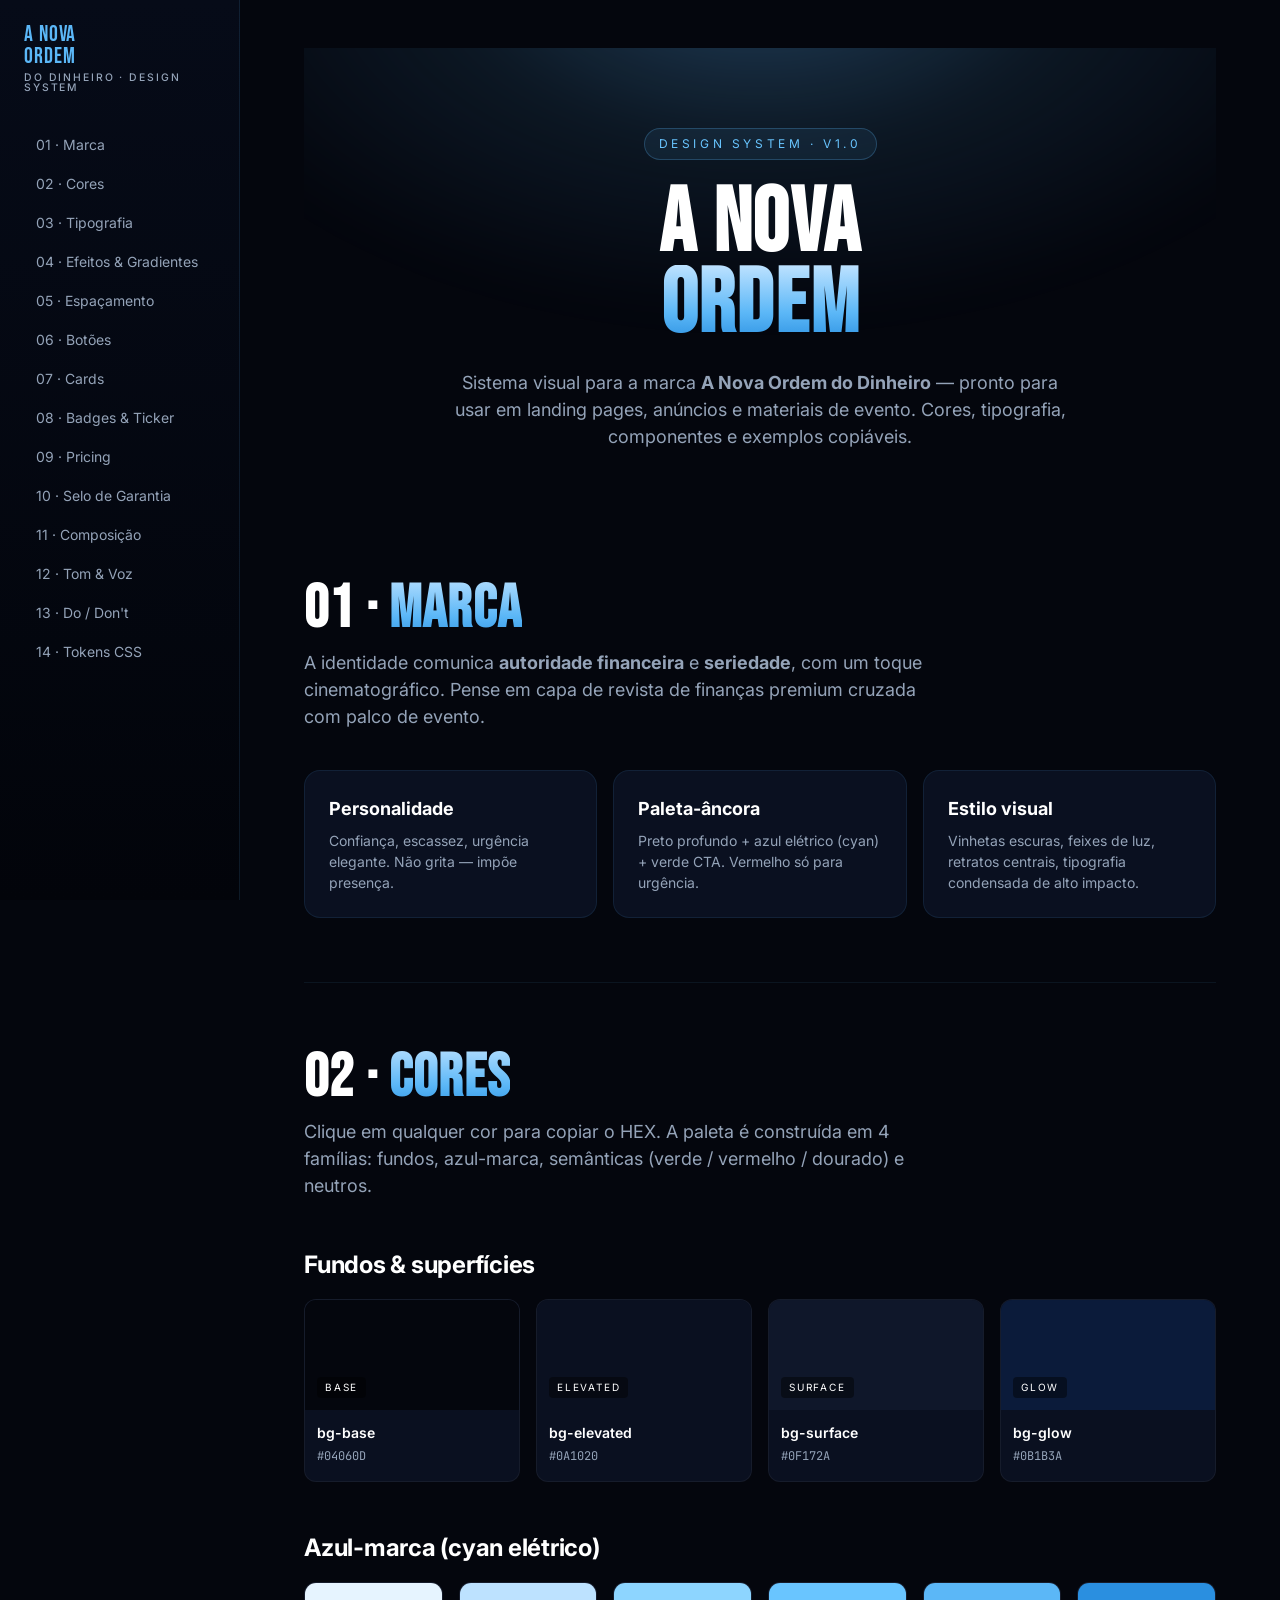
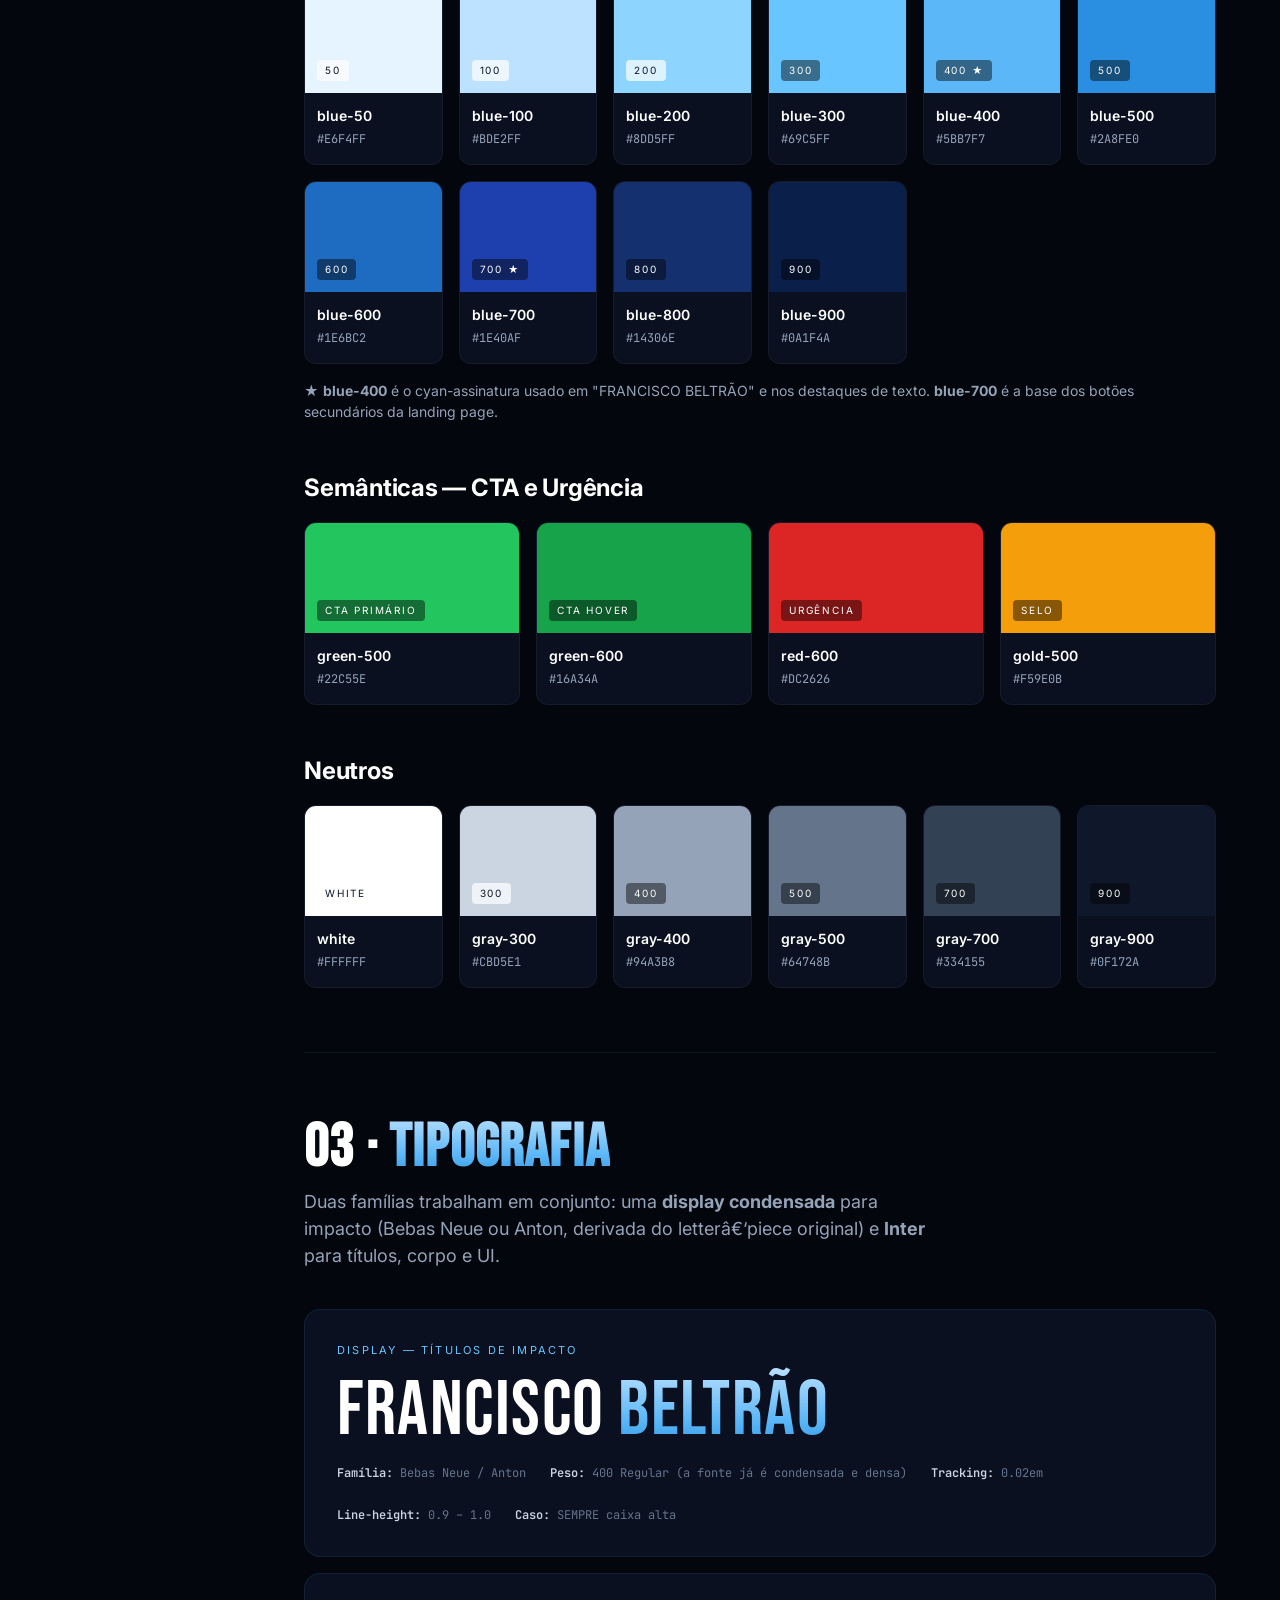
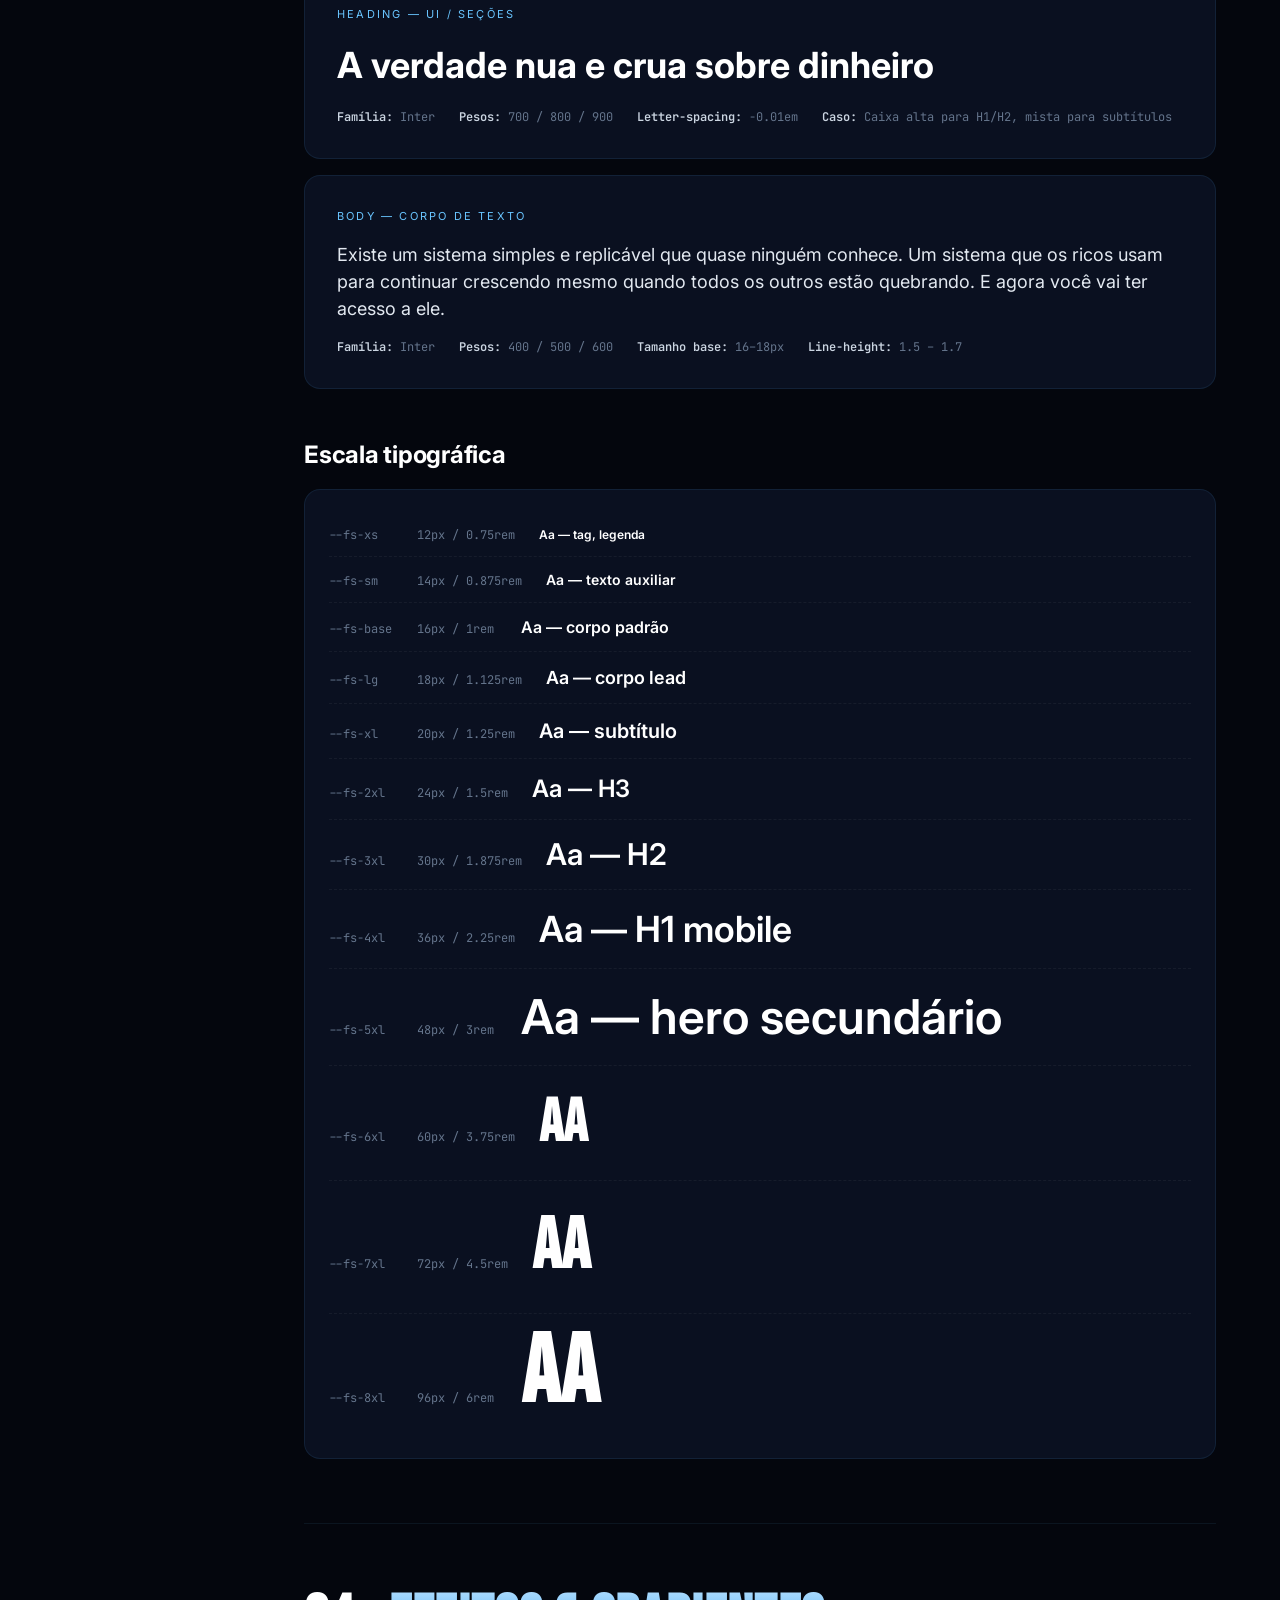
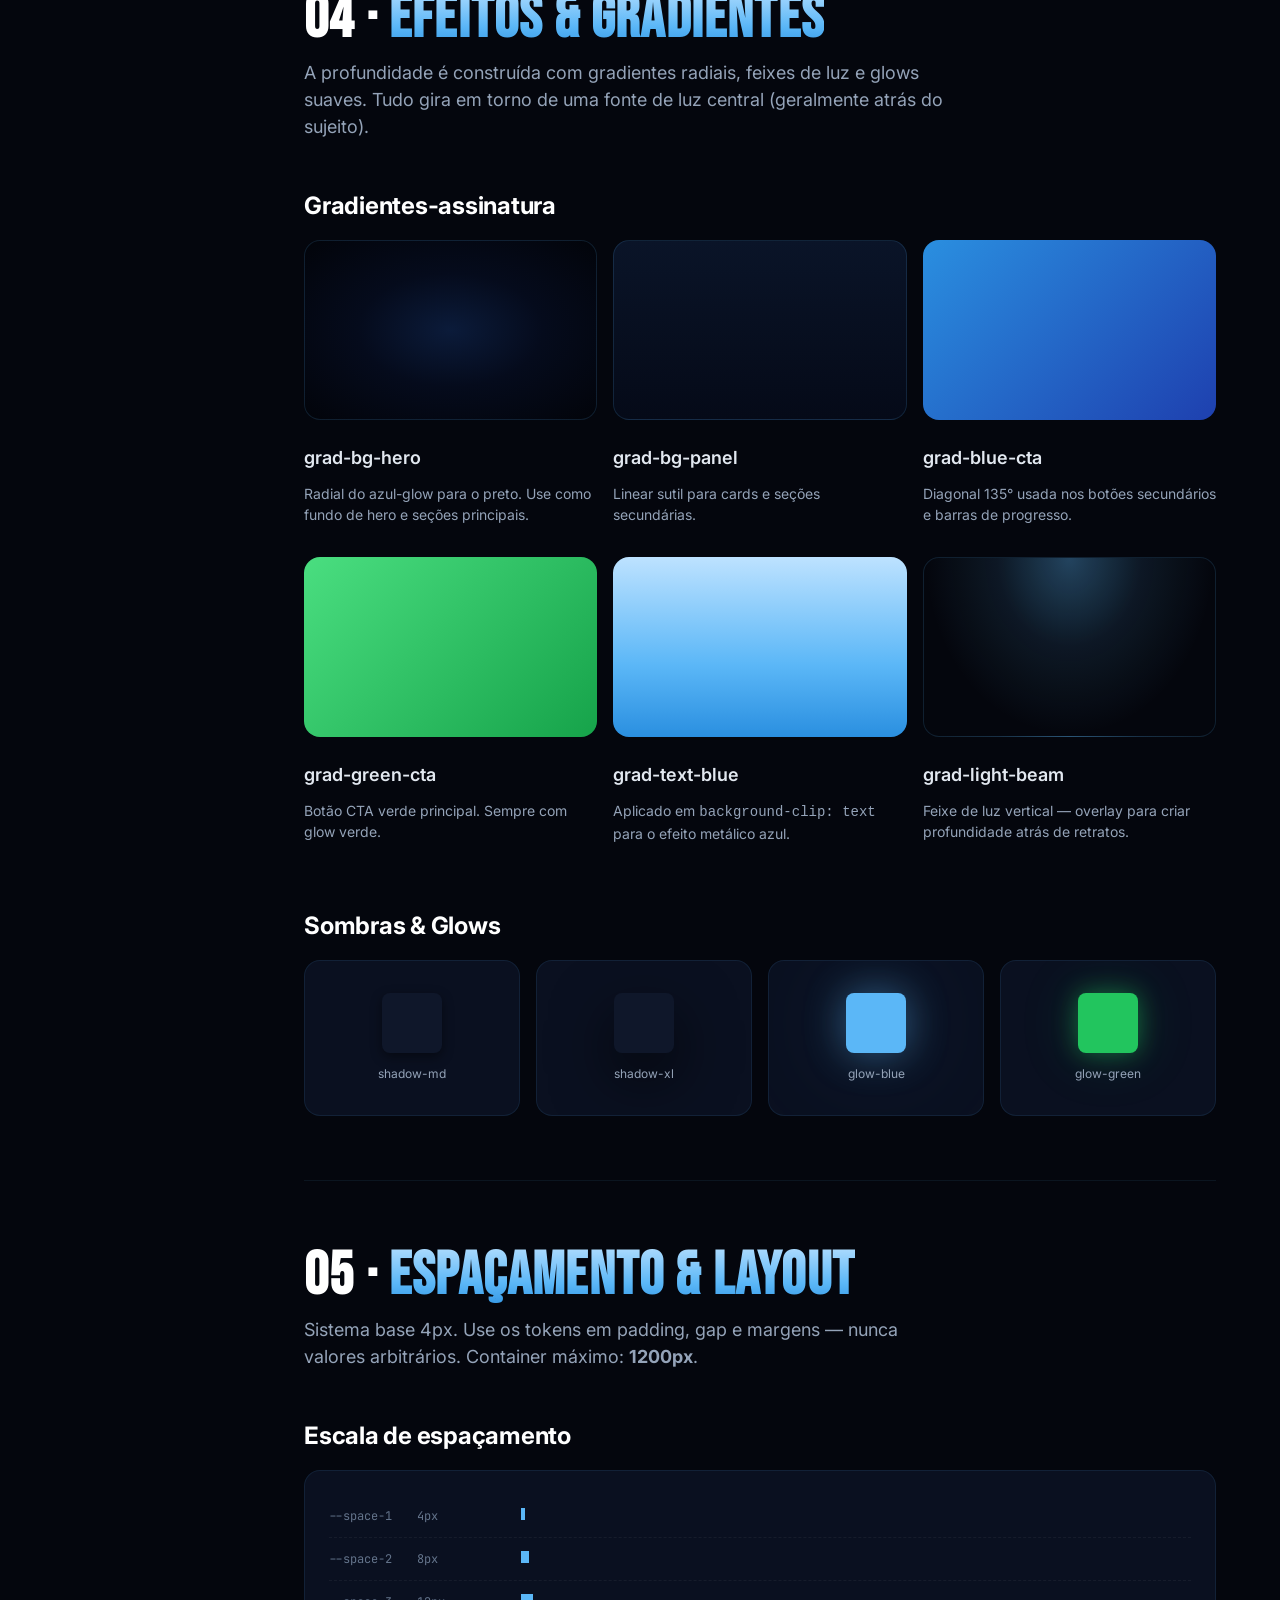
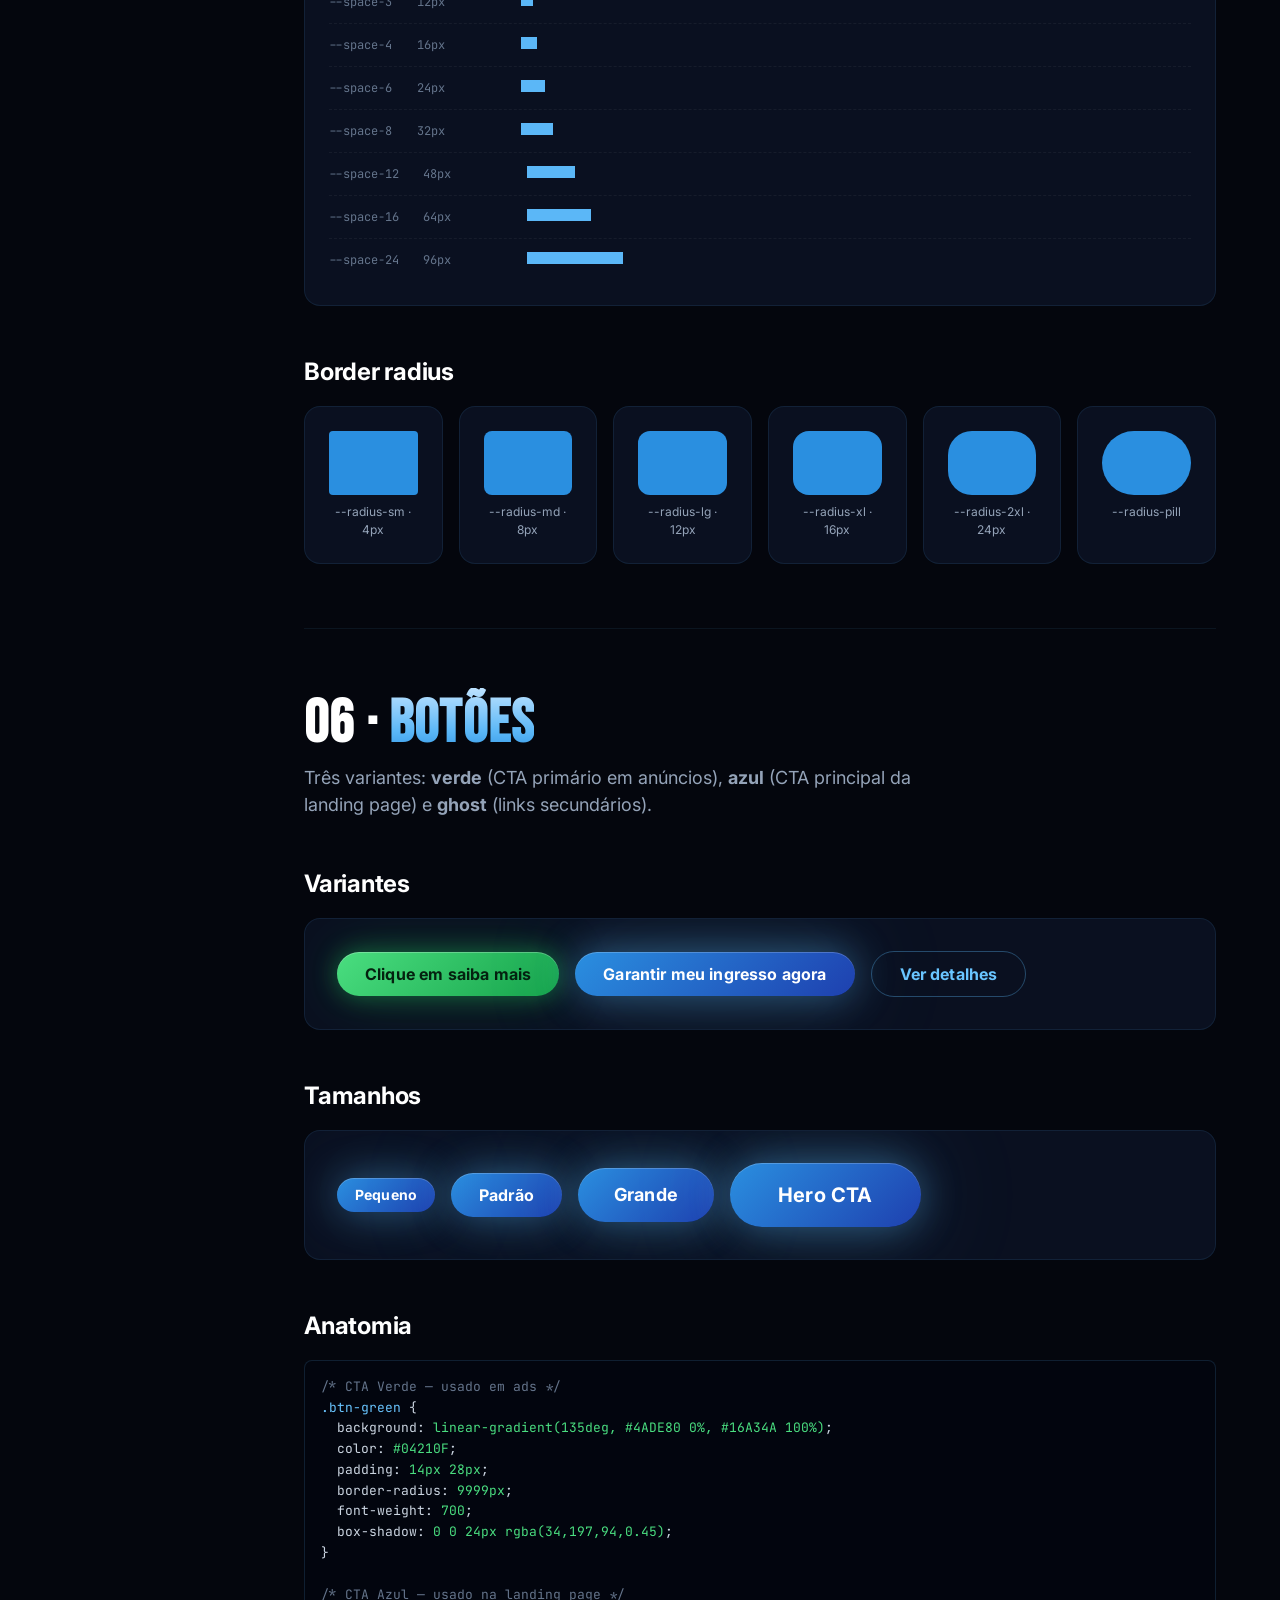
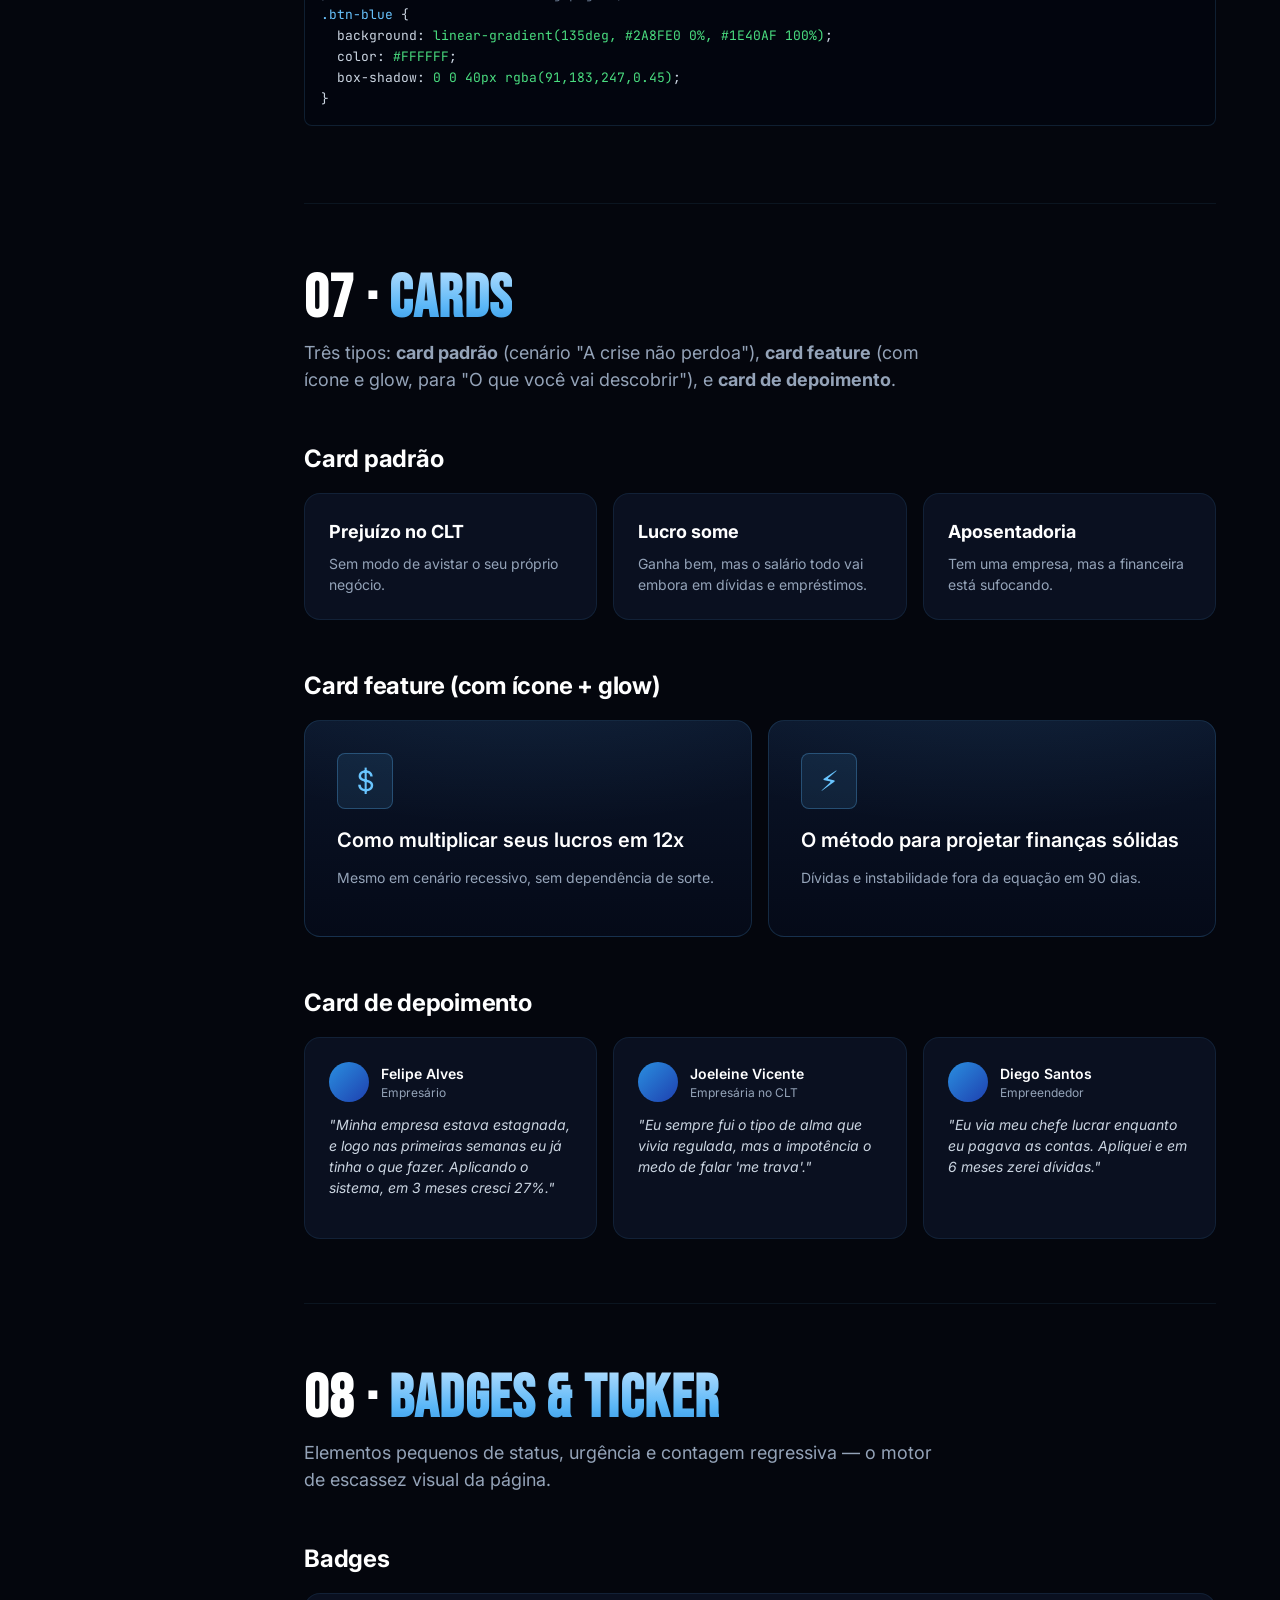
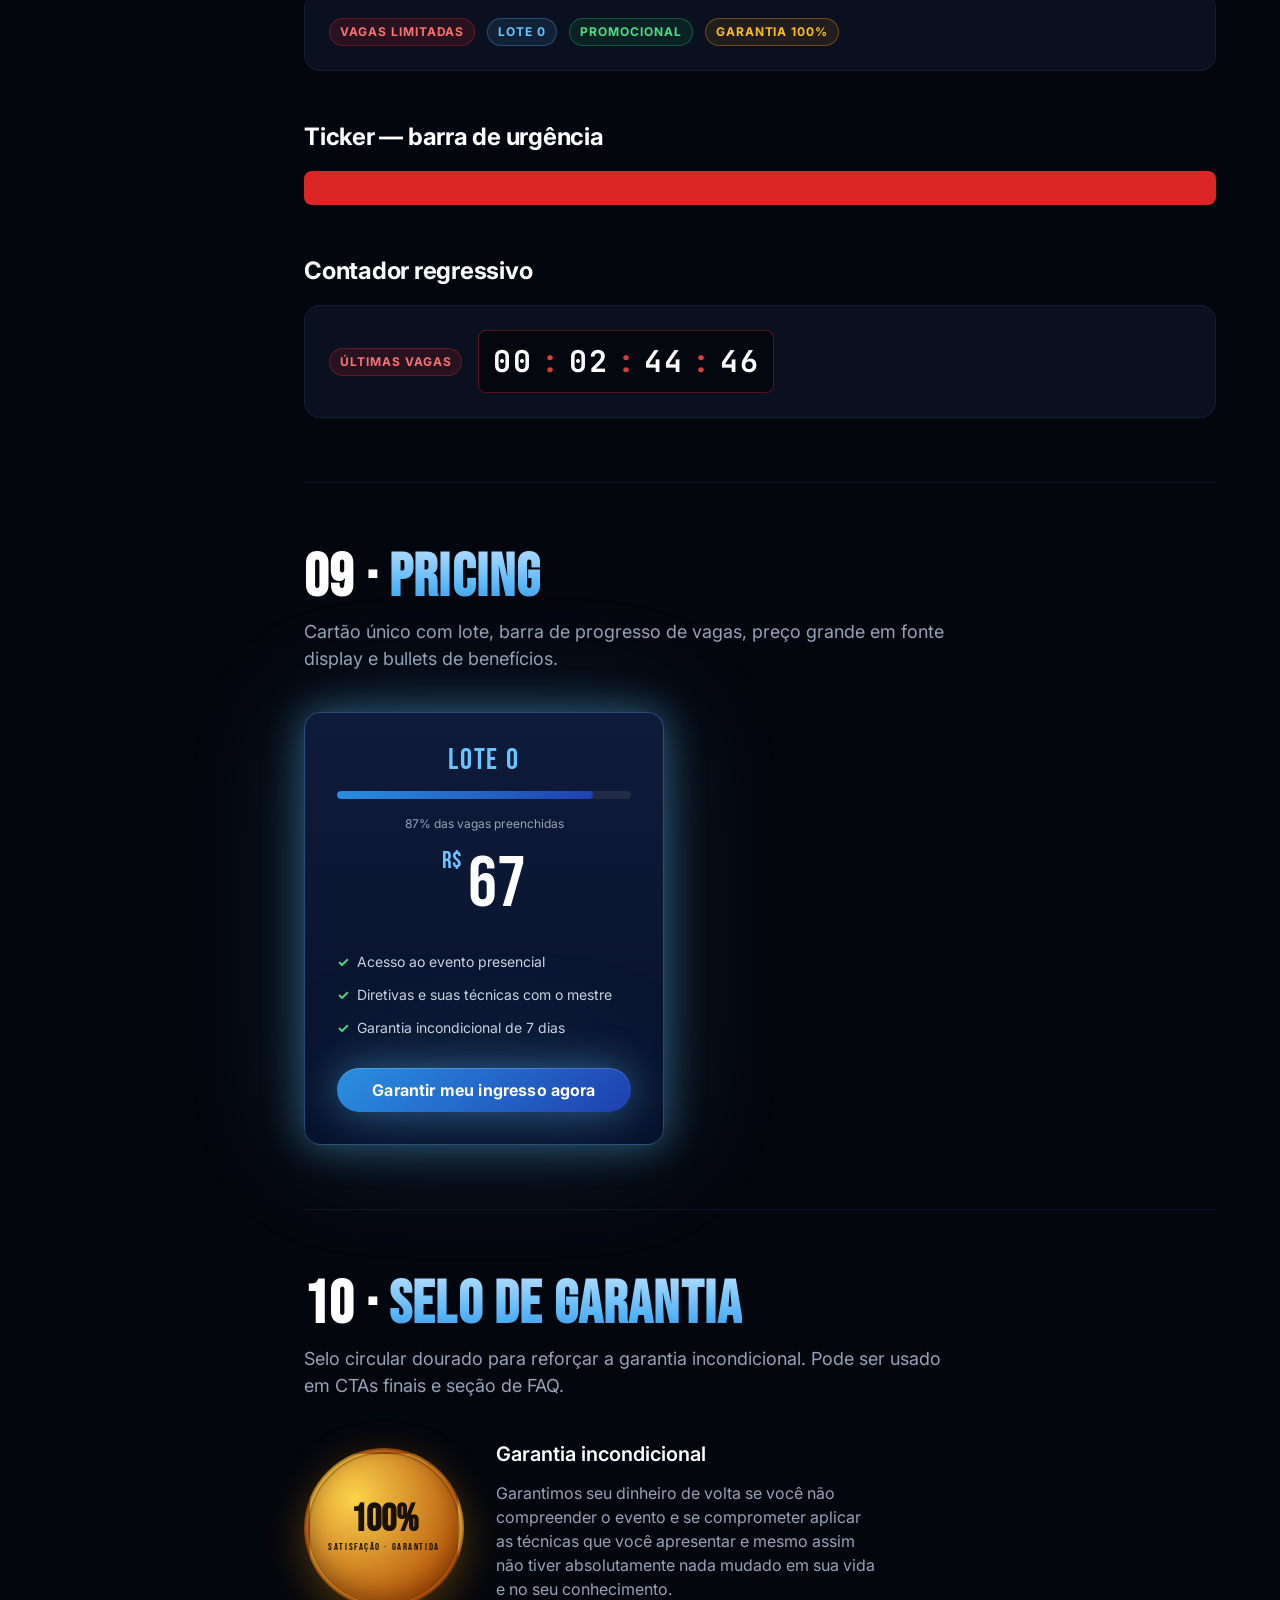
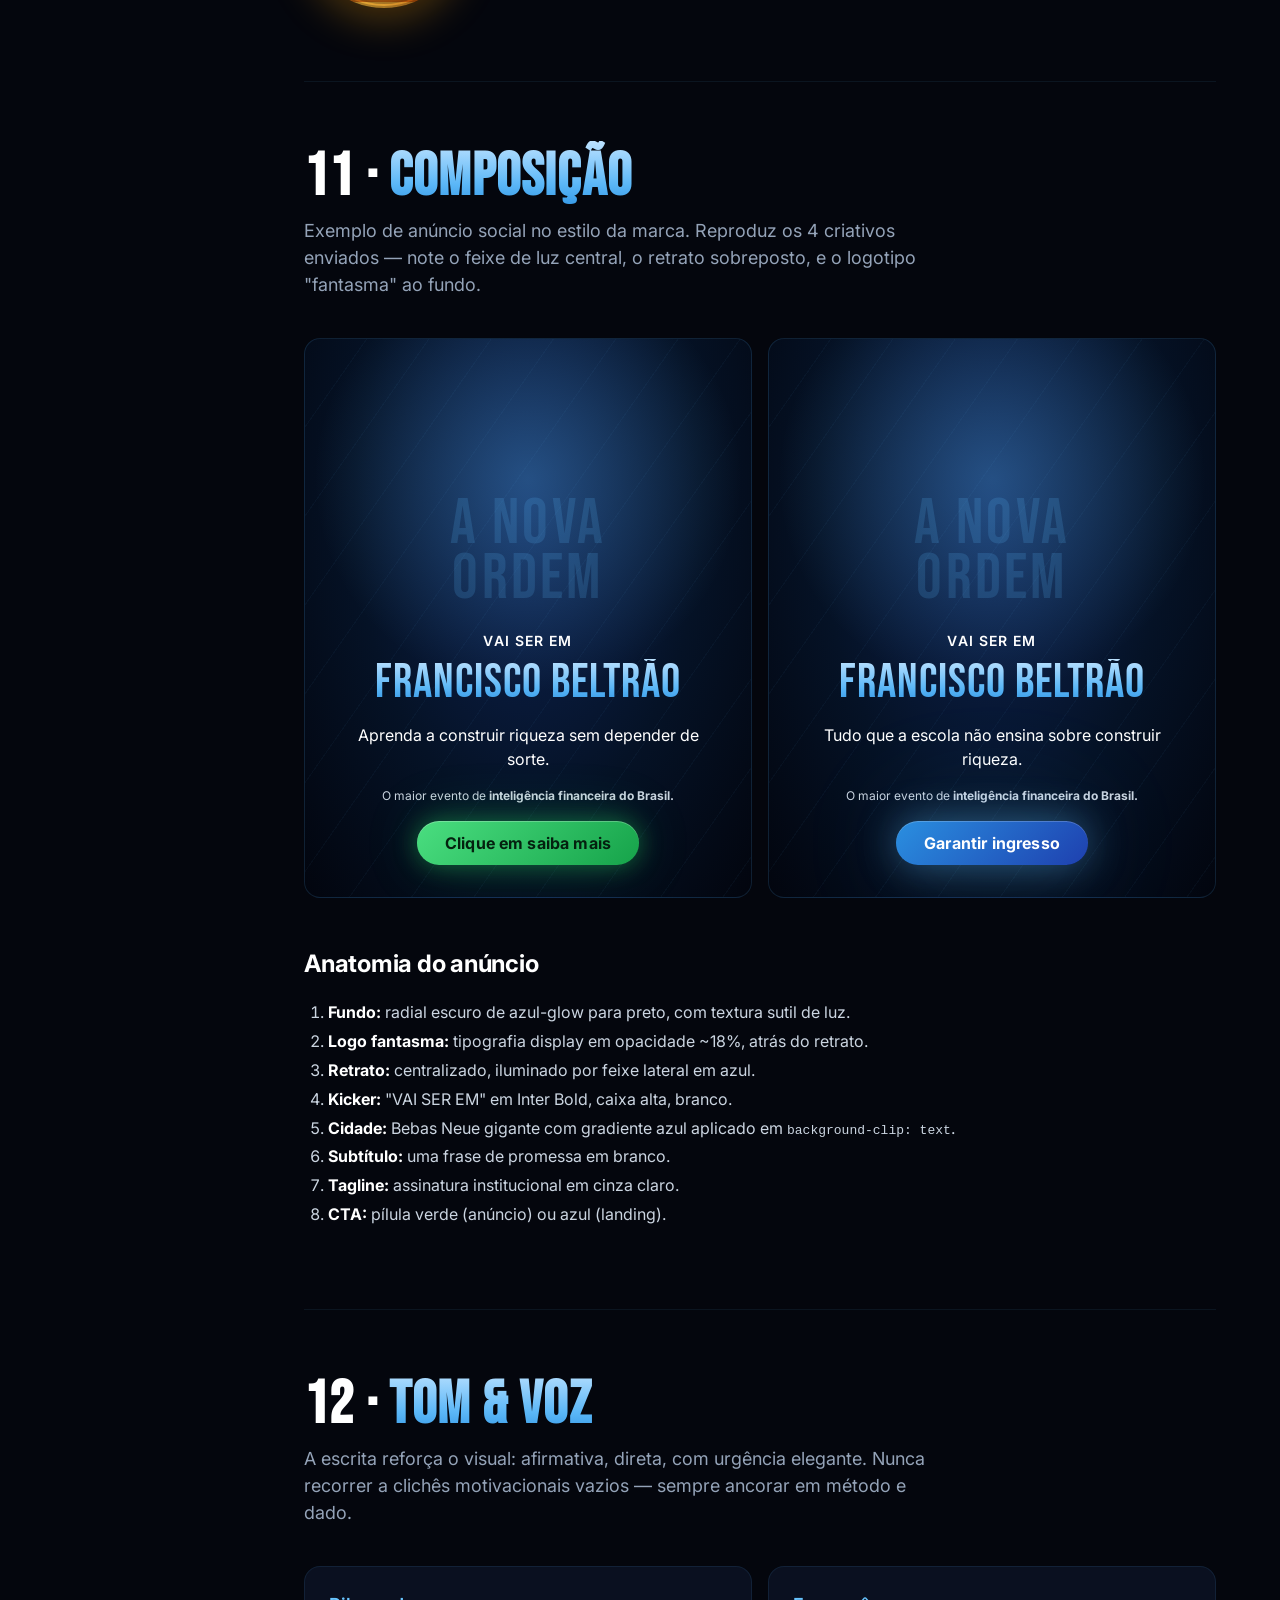
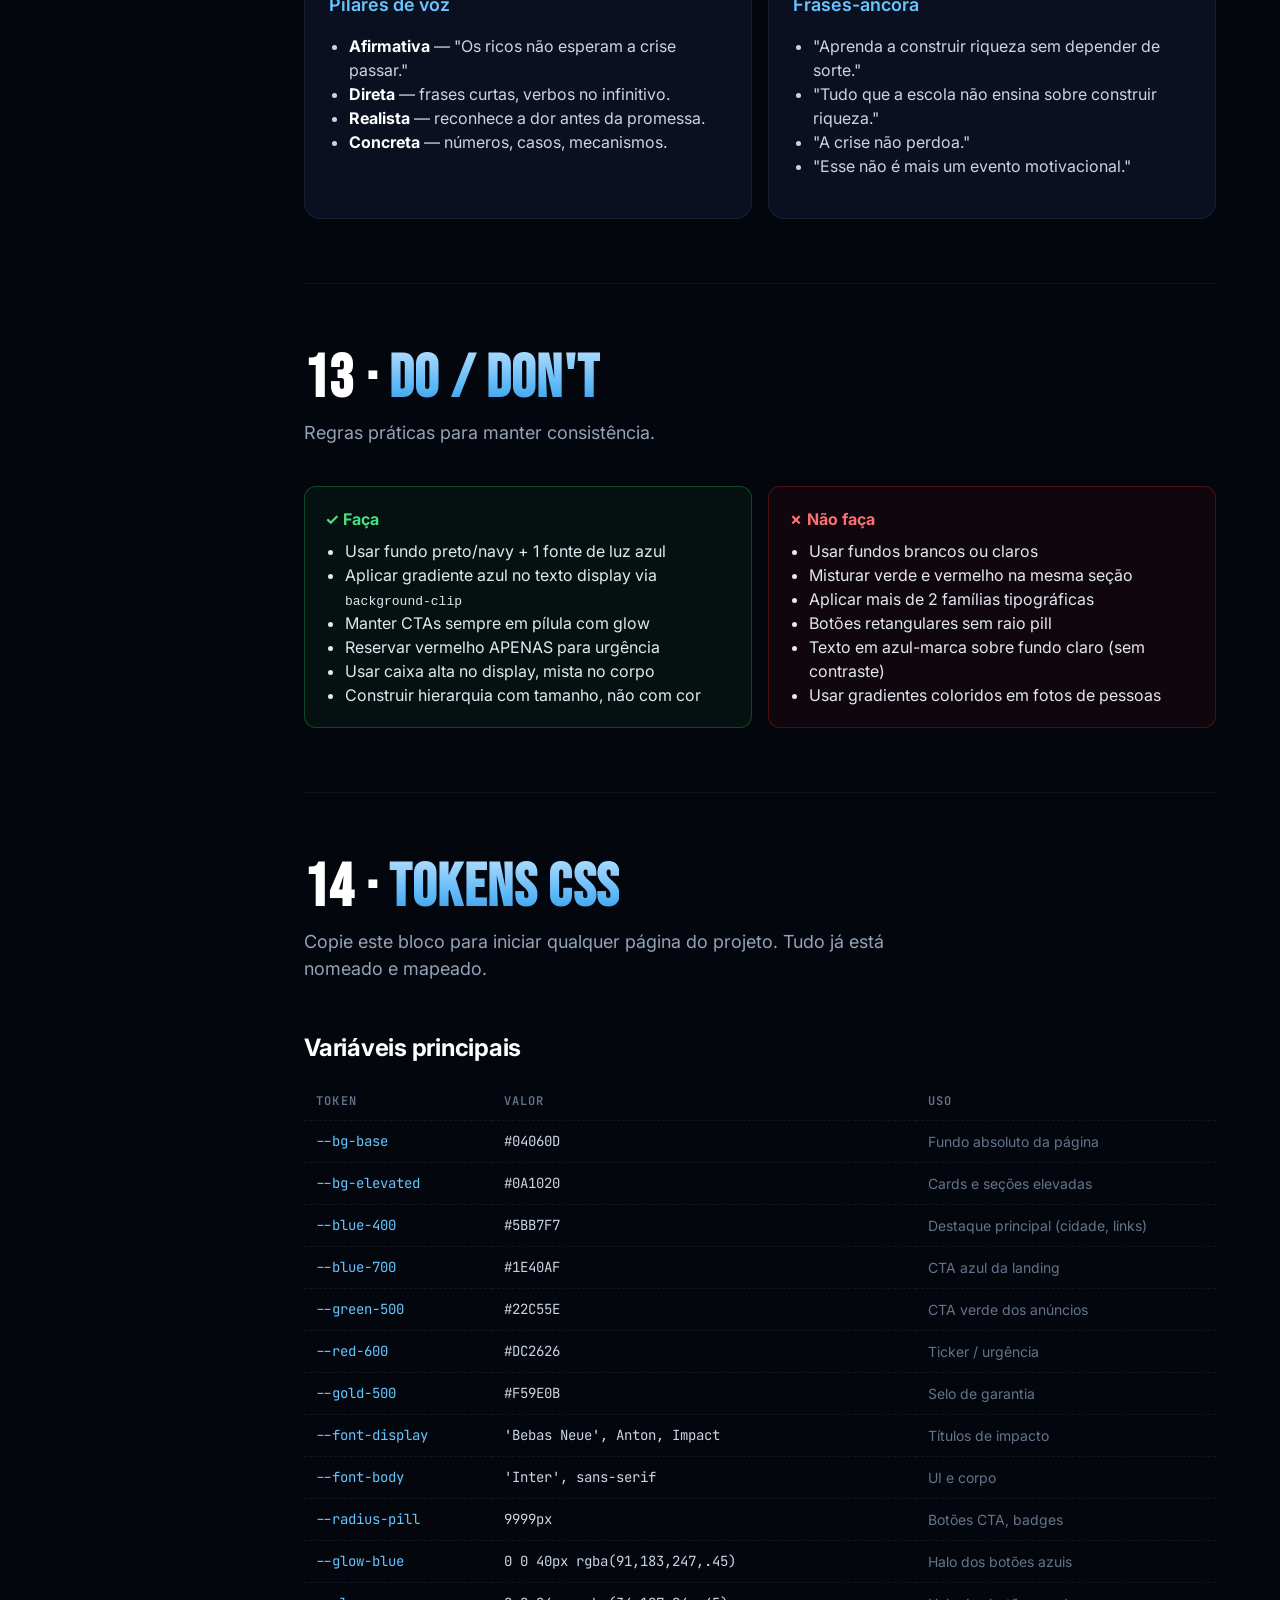
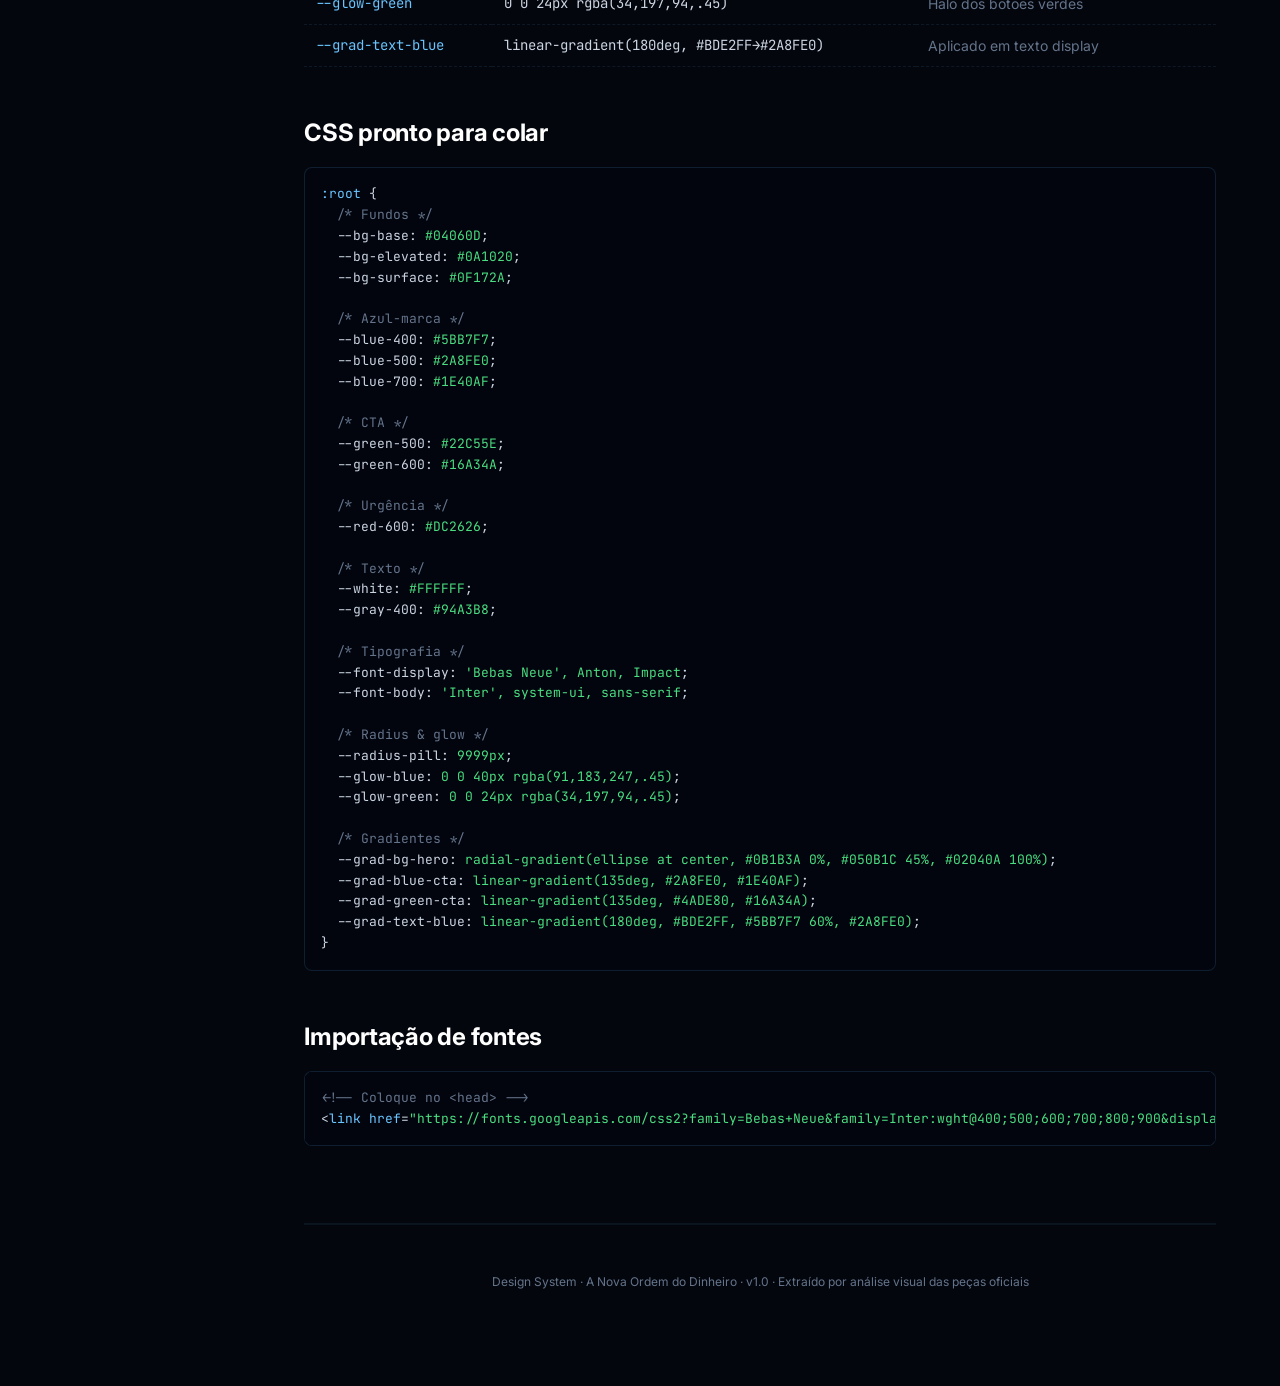
<file: design-system-nova-ordem-dinheiro.html>
<!DOCTYPE html>
<html lang="pt-BR">
<head>
<meta charset="UTF-8">
<meta name="viewport" content="width=device-width, initial-scale=1.0">
<title>Design System — A Nova Ordem do Dinheiro</title>
<link rel="preconnect" href="https://fonts.googleapis.com">
<link rel="preconnect" href="https://fonts.gstatic.com" crossorigin>
<link href="https://fonts.googleapis.com/css2?family=Bebas+Neue&family=Inter:wght@300;400;500;600;700;800;900&family=Anton&family=JetBrains+Mono:wght@400;600&display=swap" rel="stylesheet">
<style>
/* =========================================================
   DESIGN TOKENS — A NOVA ORDEM DO DINHEIRO
   ========================================================= */
:root {
  /* --- Background / surfaces --- */
  --bg-base:        #04060D;       /* fundo absoluto */
  --bg-elevated:    #0A1020;       /* cards, seções elevadas */
  --bg-surface:     #0F172A;       /* cards internos, inputs */
  --bg-glow:        #0B1B3A;       /* base para gradientes radiais */

  /* --- Brand blues (cyan / azul elétrico) --- */
  --blue-50:        #E6F4FF;
  --blue-100:       #BDE2FF;
  --blue-200:       #8DD5FF;
  --blue-300:       #69C5FF;
  --blue-400:       #5BB7F7;       /* destaque principal — "FRANCISCO BELTRÃO" */
  --blue-500:       #2A8FE0;
  --blue-600:       #1E6BC2;
  --blue-700:       #1E40AF;       /* botão azul escuro (landing) */
  --blue-800:       #14306E;
  --blue-900:       #0A1F4A;

  /* --- CTA Green (botões em anúncios) --- */
  --green-300:      #6EE7B7;
  --green-400:      #4ADE80;
  --green-500:      #22C55E;       /* CTA principal nos ads */
  --green-600:      #16A34A;
  --green-700:      #15803D;

  /* --- Urgency / alerta --- */
  --red-400:        #F87171;
  --red-500:        #EF4444;
  --red-600:        #DC2626;       /* ticker "VAGAS LIMITADAS" */
  --red-700:        #B91C1C;

  /* --- Gold (selo de garantia) --- */
  --gold-300:       #FCD34D;
  --gold-400:       #FBBF24;
  --gold-500:       #F59E0B;

  /* --- Neutros --- */
  --white:          #FFFFFF;
  --gray-100:       #F1F5F9;
  --gray-200:       #E2E8F0;
  --gray-300:       #CBD5E1;
  --gray-400:       #94A3B8;       /* texto secundário */
  --gray-500:       #64748B;
  --gray-600:       #475569;
  --gray-700:       #334155;
  --gray-800:       #1E293B;
  --gray-900:       #0F172A;

  /* --- Tipografia --- */
  --font-display:   'Bebas Neue', 'Anton', Impact, sans-serif;
  --font-heading:   'Inter', system-ui, sans-serif;
  --font-body:      'Inter', system-ui, sans-serif;
  --font-mono:      'JetBrains Mono', 'SF Mono', Consolas, monospace;

  /* Escala tipográfica (rem) */
  --fs-xs:    0.75rem;     /* 12px */
  --fs-sm:    0.875rem;    /* 14px */
  --fs-base:  1rem;        /* 16px */
  --fs-lg:    1.125rem;    /* 18px */
  --fs-xl:    1.25rem;     /* 20px */
  --fs-2xl:   1.5rem;      /* 24px */
  --fs-3xl:   1.875rem;    /* 30px */
  --fs-4xl:   2.25rem;     /* 36px */
  --fs-5xl:   3rem;        /* 48px */
  --fs-6xl:   3.75rem;     /* 60px */
  --fs-7xl:   4.5rem;      /* 72px */
  --fs-8xl:   6rem;        /* 96px */

  /* Pesos */
  --fw-light:    300;
  --fw-normal:   400;
  --fw-medium:   500;
  --fw-semibold: 600;
  --fw-bold:     700;
  --fw-extra:    800;
  --fw-black:    900;

  /* Line heights */
  --lh-tight:   1.05;
  --lh-snug:    1.2;
  --lh-normal:  1.5;
  --lh-relaxed: 1.7;

  /* --- Espaçamento (sistema base 4px) --- */
  --space-1:  0.25rem;
  --space-2:  0.5rem;
  --space-3:  0.75rem;
  --space-4:  1rem;
  --space-5:  1.25rem;
  --space-6:  1.5rem;
  --space-8:  2rem;
  --space-10: 2.5rem;
  --space-12: 3rem;
  --space-16: 4rem;
  --space-20: 5rem;
  --space-24: 6rem;

  /* --- Border radius --- */
  --radius-sm:    4px;
  --radius-md:    8px;
  --radius-lg:    12px;
  --radius-xl:    16px;
  --radius-2xl:   24px;
  --radius-pill:  9999px;

  /* --- Sombras / glows --- */
  --shadow-sm:    0 1px 2px rgba(0,0,0,0.4);
  --shadow-md:    0 4px 12px rgba(0,0,0,0.45);
  --shadow-lg:    0 12px 32px rgba(0,0,0,0.55);
  --shadow-xl:    0 24px 60px rgba(0,0,0,0.65);
  --glow-blue:    0 0 40px rgba(91,183,247,0.45), 0 0 120px rgba(91,183,247,0.20);
  --glow-green:   0 0 24px rgba(34,197,94,0.45), 0 0 60px rgba(34,197,94,0.20);
  --glow-red:     0 0 24px rgba(220,38,38,0.50);

  /* --- Gradientes-assinatura --- */
  --grad-bg-hero:   radial-gradient(ellipse at center, #0B1B3A 0%, #050B1C 45%, #02040A 100%);
  --grad-bg-panel:  linear-gradient(180deg, #0A1428 0%, #050A18 100%);
  --grad-blue-cta:  linear-gradient(135deg, #2A8FE0 0%, #1E40AF 100%);
  --grad-green-cta: linear-gradient(135deg, #4ADE80 0%, #16A34A 100%);
  --grad-text-blue: linear-gradient(180deg, #BDE2FF 0%, #5BB7F7 60%, #2A8FE0 100%);
  --grad-light-beam:radial-gradient(ellipse at 50% 0%, rgba(91,183,247,0.35) 0%, rgba(91,183,247,0.10) 35%, transparent 70%);

  /* Layout */
  --container: 1200px;
  --nav-w: 240px;
}

/* =========================================================
   RESET BÁSICO
   ========================================================= */
*, *::before, *::after { box-sizing: border-box; }
html { scroll-behavior: smooth; }
body {
  margin: 0;
  font-family: var(--font-body);
  background: var(--bg-base);
  color: var(--gray-200);
  line-height: var(--lh-normal);
  -webkit-font-smoothing: antialiased;
}

/* =========================================================
   LAYOUT GERAL DA PÁGINA DO STYLE GUIDE
   ========================================================= */
.shell { display: flex; min-height: 100vh; }

.sidebar {
  position: sticky;
  top: 0;
  height: 100vh;
  width: var(--nav-w);
  background: linear-gradient(180deg, #060B18 0%, #02040A 100%);
  border-right: 1px solid rgba(91,183,247,0.12);
  padding: var(--space-6);
  overflow-y: auto;
  flex-shrink: 0;
}
.sidebar .brand {
  font-family: var(--font-display);
  font-size: 1.4rem;
  letter-spacing: 0.04em;
  line-height: 1;
  color: var(--blue-400);
  margin-bottom: var(--space-1);
}
.sidebar .brand small {
  display: block;
  font-family: var(--font-body);
  font-weight: var(--fw-medium);
  font-size: 0.65rem;
  letter-spacing: 0.18em;
  text-transform: uppercase;
  color: var(--gray-400);
  margin-top: 4px;
}
.sidebar nav { margin-top: var(--space-8); display: flex; flex-direction: column; gap: 2px; }
.sidebar nav a {
  color: var(--gray-400);
  text-decoration: none;
  font-size: var(--fs-sm);
  padding: 8px 10px;
  border-radius: var(--radius-md);
  transition: all .2s;
  border-left: 2px solid transparent;
}
.sidebar nav a:hover {
  color: var(--blue-300);
  background: rgba(91,183,247,0.06);
  border-left-color: var(--blue-400);
}

.main {
  flex: 1;
  min-width: 0;
  padding: var(--space-12) var(--space-16);
  max-width: var(--container);
  margin: 0 auto;
}

section { padding: var(--space-16) 0; border-bottom: 1px solid rgba(91,183,247,0.08); }
section:last-child { border-bottom: none; }

h1.section-title {
  font-family: var(--font-display);
  font-size: var(--fs-6xl);
  letter-spacing: 0.02em;
  line-height: var(--lh-tight);
  color: var(--white);
  margin: 0 0 var(--space-2);
}
h1.section-title .accent {
  background: var(--grad-text-blue);
  -webkit-background-clip: text;
  background-clip: text;
  color: transparent;
}
.section-lead {
  font-size: var(--fs-lg);
  color: var(--gray-400);
  max-width: 640px;
  margin: 0 0 var(--space-10);
}
h2.h2 {
  font-family: var(--font-heading);
  font-size: var(--fs-2xl);
  font-weight: var(--fw-bold);
  color: var(--white);
  margin: var(--space-12) 0 var(--space-4);
  letter-spacing: -0.01em;
}
h3.h3 {
  font-family: var(--font-heading);
  font-size: var(--fs-lg);
  font-weight: var(--fw-semibold);
  color: var(--gray-200);
  margin: var(--space-6) 0 var(--space-3);
}

p { margin: 0 0 var(--space-4); }
.muted { color: var(--gray-400); }
.tiny { font-size: var(--fs-xs); color: var(--gray-500); text-transform: uppercase; letter-spacing: 0.12em; }

/* =========================================================
   HERO DO STYLE GUIDE
   ========================================================= */
.guide-hero {
  position: relative;
  padding: var(--space-20) 0 var(--space-16);
  text-align: center;
  overflow: hidden;
}
.guide-hero::before {
  content: "";
  position: absolute; inset: -20% -20% auto -20%; height: 80%;
  background: var(--grad-light-beam);
  filter: blur(20px);
  pointer-events: none;
  z-index: 0;
}
.guide-hero > * { position: relative; z-index: 1; }
.guide-hero h1 {
  font-family: var(--font-display);
  font-size: clamp(2.5rem, 7vw, var(--fs-8xl));
  letter-spacing: 0.02em;
  line-height: 0.9;
  margin: 0;
  color: var(--white);
}
.guide-hero h1 .blue {
  background: var(--grad-text-blue);
  -webkit-background-clip: text;
  background-clip: text;
  color: transparent;
  display: block;
}
.guide-hero .kicker {
  display: inline-block;
  font-size: var(--fs-xs);
  letter-spacing: 0.3em;
  text-transform: uppercase;
  color: var(--blue-300);
  background: rgba(91,183,247,0.08);
  border: 1px solid rgba(91,183,247,0.25);
  padding: 6px 14px;
  border-radius: var(--radius-pill);
  margin-bottom: var(--space-6);
}
.guide-hero p { color: var(--gray-400); max-width: 620px; margin: var(--space-6) auto 0; font-size: var(--fs-lg); }

/* =========================================================
   GRID HELPERS
   ========================================================= */
.grid { display: grid; gap: var(--space-4); }
.grid.cols-2 { grid-template-columns: repeat(2, 1fr); }
.grid.cols-3 { grid-template-columns: repeat(3, 1fr); }
.grid.cols-4 { grid-template-columns: repeat(4, 1fr); }
.grid.cols-6 { grid-template-columns: repeat(6, 1fr); }
@media (max-width: 900px) {
  .grid.cols-3, .grid.cols-4, .grid.cols-6 { grid-template-columns: repeat(2, 1fr); }
  .main { padding: var(--space-8) var(--space-4); }
  .sidebar { display: none; }
}

/* =========================================================
   COLOR SWATCHES
   ========================================================= */
.swatch {
  border-radius: var(--radius-lg);
  overflow: hidden;
  background: var(--bg-elevated);
  border: 1px solid rgba(255,255,255,0.05);
  cursor: pointer;
  transition: transform .2s, border-color .2s;
}
.swatch:hover { transform: translateY(-2px); border-color: rgba(91,183,247,0.25); }
.swatch .chip {
  height: 110px;
  display: flex;
  align-items: flex-end;
  padding: var(--space-3);
  position: relative;
}
.swatch .chip .role {
  font-size: 10px;
  letter-spacing: 0.18em;
  text-transform: uppercase;
  background: rgba(0,0,0,0.45);
  color: var(--white);
  padding: 3px 8px;
  border-radius: var(--radius-sm);
}
.swatch .meta { padding: var(--space-3) var(--space-3) var(--space-4); }
.swatch .meta .name { font-size: var(--fs-sm); font-weight: var(--fw-semibold); color: var(--white); }
.swatch .meta .hex {
  font-family: var(--font-mono);
  font-size: var(--fs-xs);
  color: var(--gray-400);
  margin-top: 4px;
}
.swatch.copied .meta .hex { color: var(--green-400); }

/* =========================================================
   TYPOGRAPHY DISPLAY
   ========================================================= */
.type-card {
  background: var(--bg-elevated);
  border: 1px solid rgba(91,183,247,0.10);
  border-radius: var(--radius-xl);
  padding: var(--space-8);
}
.type-card + .type-card { margin-top: var(--space-4); }
.type-card .label { font-size: 11px; letter-spacing: 0.2em; text-transform: uppercase; color: var(--blue-300); }
.type-card .sample-display {
  font-family: var(--font-display);
  font-size: clamp(2.5rem, 6vw, 5.5rem);
  letter-spacing: 0.02em;
  line-height: 0.95;
  color: var(--white);
  margin: var(--space-4) 0;
}
.type-card .sample-display .blue { background: var(--grad-text-blue); -webkit-background-clip: text; background-clip: text; color: transparent; }
.type-card .sample-h {
  font-family: var(--font-heading);
  font-weight: var(--fw-bold);
  color: var(--white);
}
.type-card .specs {
  display: flex;
  gap: var(--space-6);
  margin-top: var(--space-3);
  font-family: var(--font-mono);
  font-size: var(--fs-xs);
  color: var(--gray-500);
  flex-wrap: wrap;
}
.type-card .specs span strong { color: var(--gray-300); font-weight: var(--fw-semibold); }

.scale-row {
  display: flex;
  align-items: baseline;
  gap: var(--space-6);
  padding: var(--space-3) 0;
  border-bottom: 1px dashed rgba(255,255,255,0.05);
}
.scale-row:last-child { border-bottom: none; }
.scale-row .tag { font-family: var(--font-mono); font-size: var(--fs-xs); color: var(--gray-500); min-width: 64px; }
.scale-row .px { font-family: var(--font-mono); font-size: var(--fs-xs); color: var(--gray-500); min-width: 80px; }
.scale-row .sample { color: var(--white); font-weight: var(--fw-semibold); }

/* =========================================================
   BUTTONS — COMPONENTES REAIS
   ========================================================= */
.btn {
  display: inline-flex;
  align-items: center;
  justify-content: center;
  gap: var(--space-2);
  padding: 14px 28px;
  font-family: var(--font-body);
  font-weight: var(--fw-bold);
  font-size: var(--fs-base);
  border-radius: var(--radius-pill);
  border: none;
  cursor: pointer;
  text-decoration: none;
  transition: transform .15s ease, box-shadow .25s ease, filter .15s;
  letter-spacing: 0.01em;
  line-height: 1;
}
.btn:hover { transform: translateY(-1px); }
.btn:active { transform: translateY(0); filter: brightness(0.95); }

.btn-green {
  background: var(--grad-green-cta);
  color: #04210F;
  box-shadow: var(--glow-green), inset 0 1px 0 rgba(255,255,255,0.25);
}
.btn-green:hover { box-shadow: 0 0 32px rgba(34,197,94,0.55), 0 0 80px rgba(34,197,94,0.30), inset 0 1px 0 rgba(255,255,255,0.3); }

.btn-blue {
  background: var(--grad-blue-cta);
  color: var(--white);
  box-shadow: var(--glow-blue), inset 0 1px 0 rgba(255,255,255,0.20);
}
.btn-blue:hover { box-shadow: 0 0 48px rgba(91,183,247,0.55), 0 0 120px rgba(91,183,247,0.25), inset 0 1px 0 rgba(255,255,255,0.25); }

.btn-ghost {
  background: transparent;
  color: var(--blue-300);
  border: 1px solid rgba(91,183,247,0.35);
}
.btn-ghost:hover { background: rgba(91,183,247,0.08); border-color: var(--blue-400); }

.btn-sm { padding: 10px 18px; font-size: var(--fs-sm); }
.btn-lg { padding: 18px 36px; font-size: var(--fs-lg); }
.btn-xl { padding: 22px 48px; font-size: var(--fs-xl); }

/* =========================================================
   CARDS
   ========================================================= */
.card {
  background: var(--bg-elevated);
  border: 1px solid rgba(91,183,247,0.10);
  border-radius: var(--radius-xl);
  padding: var(--space-6);
  position: relative;
  overflow: hidden;
  transition: border-color .2s, transform .2s;
}
.card:hover { border-color: rgba(91,183,247,0.30); transform: translateY(-2px); }
.card .card-title {
  font-family: var(--font-heading);
  font-weight: var(--fw-bold);
  color: var(--white);
  font-size: var(--fs-lg);
  margin-bottom: var(--space-2);
}
.card .card-body { color: var(--gray-400); font-size: var(--fs-sm); }

.card-feature {
  background: var(--grad-bg-panel);
  border: 1px solid rgba(91,183,247,0.18);
  border-radius: var(--radius-xl);
  padding: var(--space-8);
  position: relative;
  overflow: hidden;
}
.card-feature::before {
  content: "";
  position: absolute; top: -50%; left: 50%; transform: translateX(-50%);
  width: 200%; height: 100%;
  background: var(--grad-light-beam);
  opacity: 0.6;
  pointer-events: none;
}
.card-feature .icon {
  width: 56px; height: 56px;
  border-radius: var(--radius-md);
  background: rgba(91,183,247,0.10);
  border: 1px solid rgba(91,183,247,0.30);
  display: flex; align-items: center; justify-content: center;
  color: var(--blue-300);
  font-size: 28px;
  margin-bottom: var(--space-4);
  position: relative;
}

/* =========================================================
   BADGES / TICKER / TIMER
   ========================================================= */
.badge {
  display: inline-flex;
  align-items: center;
  gap: 6px;
  padding: 4px 10px;
  border-radius: var(--radius-pill);
  font-size: var(--fs-xs);
  font-weight: var(--fw-bold);
  letter-spacing: 0.08em;
  text-transform: uppercase;
}
.badge-red { background: rgba(220,38,38,0.15); color: var(--red-400); border: 1px solid rgba(220,38,38,0.35); }
.badge-blue { background: rgba(91,183,247,0.10); color: var(--blue-300); border: 1px solid rgba(91,183,247,0.30); }
.badge-green { background: rgba(34,197,94,0.10); color: var(--green-400); border: 1px solid rgba(34,197,94,0.35); }
.badge-gold { background: rgba(245,158,11,0.10); color: var(--gold-400); border: 1px solid rgba(245,158,11,0.35); }

.ticker {
  background: var(--red-600);
  color: var(--white);
  padding: 8px 0;
  overflow: hidden;
  white-space: nowrap;
  border-radius: var(--radius-md);
  font-weight: var(--fw-bold);
  letter-spacing: 0.18em;
  font-size: var(--fs-xs);
  position: relative;
}
.ticker .ticker-track {
  display: inline-block;
  padding-left: 100%;
  animation: ticker-scroll 18s linear infinite;
}
@keyframes ticker-scroll {
  from { transform: translateX(0); }
  to   { transform: translateX(-100%); }
}

.timer {
  display: inline-flex;
  align-items: center;
  gap: var(--space-2);
  font-family: var(--font-mono);
  font-weight: var(--fw-bold);
  font-size: var(--fs-3xl);
  color: var(--white);
  background: rgba(0,0,0,0.55);
  border: 1px solid rgba(220,38,38,0.40);
  padding: 8px 14px;
  border-radius: var(--radius-md);
  letter-spacing: 0.06em;
}
.timer .colon { color: var(--red-500); opacity: 0.9; }

/* =========================================================
   PRICING CARD
   ========================================================= */
.pricing {
  background: linear-gradient(180deg, #0F1B3A 0%, #07112A 100%);
  border: 1px solid rgba(91,183,247,0.35);
  border-radius: var(--radius-xl);
  padding: var(--space-8);
  max-width: 360px;
  text-align: center;
  position: relative;
  overflow: hidden;
  box-shadow: var(--glow-blue);
}
.pricing .lote {
  font-family: var(--font-display);
  font-size: var(--fs-3xl);
  letter-spacing: 0.06em;
  color: var(--blue-300);
  line-height: 1;
}
.pricing .progress {
  height: 8px;
  background: rgba(255,255,255,0.08);
  border-radius: var(--radius-pill);
  overflow: hidden;
  margin: var(--space-4) 0;
}
.pricing .progress > span {
  display: block;
  height: 100%;
  width: 87%;
  background: var(--grad-blue-cta);
  border-radius: var(--radius-pill);
}
.pricing .price {
  font-family: var(--font-display);
  font-size: var(--fs-7xl);
  color: var(--white);
  line-height: 1;
  margin: var(--space-4) 0 var(--space-6);
}
.pricing .price small { font-size: var(--fs-2xl); color: var(--blue-300); margin-right: 6px; vertical-align: top; }
.pricing ul { list-style: none; padding: 0; margin: 0 0 var(--space-6); text-align: left; }
.pricing li {
  display: flex;
  align-items: center;
  gap: var(--space-2);
  font-size: var(--fs-sm);
  color: var(--gray-300);
  padding: 6px 0;
}
.pricing li::before { content: "✓"; color: var(--green-400); font-weight: var(--fw-bold); }

/* =========================================================
   GUARANTEE SEAL
   ========================================================= */
.seal {
  width: 160px; height: 160px;
  border-radius: 50%;
  background: radial-gradient(circle at 30% 30%, #FCD34D, #B45309 80%);
  display: flex;
  align-items: center;
  justify-content: center;
  flex-direction: column;
  font-family: var(--font-display);
  color: #1A1100;
  border: 6px double rgba(0,0,0,0.25);
  box-shadow: 0 12px 40px rgba(245,158,11,0.30), inset 0 -8px 20px rgba(0,0,0,0.25);
  text-align: center;
  position: relative;
}
.seal .big { font-size: 2.4rem; line-height: 1; font-weight: 700; }
.seal .small { font-size: 0.65rem; letter-spacing: 0.15em; }

/* =========================================================
   PREVIEW MOCKUP — ANÚNCIO
   ========================================================= */
.ad-preview {
  position: relative;
  aspect-ratio: 4/5;
  background: radial-gradient(ellipse at 50% 30%, #0E2455 0%, #051226 55%, #02050E 100%);
  border-radius: var(--radius-xl);
  overflow: hidden;
  border: 1px solid rgba(91,183,247,0.15);
  display: flex; flex-direction: column; justify-content: flex-end;
  padding: var(--space-8);
  text-align: center;
}
.ad-preview::before {
  content: "";
  position: absolute;
  inset: 0;
  background:
    radial-gradient(circle at 50% 25%, rgba(91,183,247,0.30) 0%, transparent 45%),
    repeating-linear-gradient(125deg, transparent 0 50px, rgba(91,183,247,0.04) 50px 51px);
  pointer-events: none;
}
.ad-preview .logo-stack {
  position: absolute;
  top: 38%; left: 50%; transform: translate(-50%,-50%);
  text-align: center;
  font-family: var(--font-display);
  color: rgba(91,183,247,0.18);
  font-size: 4rem;
  letter-spacing: 0.05em;
  line-height: 0.85;
  pointer-events: none;
}
.ad-preview .ad-kicker { font-family: var(--font-heading); font-weight: var(--fw-semibold); color: var(--white); font-size: var(--fs-sm); letter-spacing: 0.08em; position: relative; }
.ad-preview .ad-city {
  font-family: var(--font-display);
  font-size: clamp(2rem, 5vw, 3rem);
  background: var(--grad-text-blue);
  -webkit-background-clip: text;
  background-clip: text;
  color: transparent;
  letter-spacing: 0.02em;
  line-height: 1;
  margin: var(--space-2) 0 var(--space-4);
  position: relative;
}
.ad-preview .ad-sub { color: var(--white); font-size: var(--fs-base); position: relative; margin-bottom: var(--space-4); }
.ad-preview .ad-tagline { color: var(--gray-300); font-size: var(--fs-xs); position: relative; margin-bottom: var(--space-4); }

/* =========================================================
   CODE BLOCKS
   ========================================================= */
pre.code {
  background: #02050E;
  border: 1px solid rgba(91,183,247,0.15);
  border-radius: var(--radius-md);
  padding: var(--space-4);
  font-family: var(--font-mono);
  font-size: 13px;
  color: var(--gray-300);
  overflow-x: auto;
  line-height: 1.6;
}
pre.code .com { color: var(--gray-500); }
pre.code .key { color: var(--blue-300); }
pre.code .val { color: var(--green-400); }

/* =========================================================
   DO / DON'T
   ========================================================= */
.rule {
  border-radius: var(--radius-lg);
  padding: var(--space-5);
  border: 1px solid;
}
.rule.do { background: rgba(34,197,94,0.06); border-color: rgba(34,197,94,0.30); }
.rule.dont { background: rgba(220,38,38,0.06); border-color: rgba(220,38,38,0.30); }
.rule .rule-head { display: flex; align-items: center; gap: var(--space-2); font-weight: var(--fw-bold); margin-bottom: var(--space-2); }
.rule.do .rule-head { color: var(--green-400); }
.rule.dont .rule-head { color: var(--red-400); }

/* =========================================================
   TOKEN TABLE
   ========================================================= */
table.tokens {
  width: 100%;
  border-collapse: collapse;
  font-size: var(--fs-sm);
  font-family: var(--font-mono);
}
table.tokens th, table.tokens td {
  padding: 10px 12px;
  text-align: left;
  border-bottom: 1px dashed rgba(91,183,247,0.10);
}
table.tokens th { color: var(--gray-500); font-size: var(--fs-xs); text-transform: uppercase; letter-spacing: 0.1em; font-weight: var(--fw-semibold); }
table.tokens td.var { color: var(--blue-300); }
table.tokens td.val { color: var(--gray-300); }
table.tokens td.note { color: var(--gray-500); font-family: var(--font-body); }

/* =========================================================
   TOAST DE COPY
   ========================================================= */
.toast {
  position: fixed;
  bottom: 24px; left: 50%; transform: translateX(-50%) translateY(20px);
  background: var(--green-500);
  color: #04210F;
  padding: 10px 18px;
  border-radius: var(--radius-pill);
  font-weight: var(--fw-bold);
  font-size: var(--fs-sm);
  opacity: 0; pointer-events: none;
  transition: opacity .2s, transform .2s;
  box-shadow: var(--glow-green);
  z-index: 1000;
}
.toast.show { opacity: 1; transform: translateX(-50%) translateY(0); }

</style>
</head>
<body>

<div class="shell">

  <!-- =============== SIDEBAR =============== -->
  <aside class="sidebar">
    <div class="brand">
      A NOVA<br>ORDEM
      <small>do dinheiro · design system</small>
    </div>
    <nav>
      <a href="#brand">01 · Marca</a>
      <a href="#cores">02 · Cores</a>
      <a href="#tipografia">03 · Tipografia</a>
      <a href="#efeitos">04 · Efeitos & Gradientes</a>
      <a href="#espacamento">05 · Espaçamento</a>
      <a href="#botoes">06 · Botões</a>
      <a href="#cards">07 · Cards</a>
      <a href="#badges">08 · Badges & Ticker</a>
      <a href="#pricing">09 · Pricing</a>
      <a href="#selo">10 · Selo de Garantia</a>
      <a href="#composicao">11 · Composição</a>
      <a href="#voz">12 · Tom & Voz</a>
      <a href="#regras">13 · Do / Don't</a>
      <a href="#tokens">14 · Tokens CSS</a>
    </nav>
  </aside>

  <!-- =============== MAIN =============== -->
  <main class="main">

    <!-- HERO -->
    <header class="guide-hero">
      <span class="kicker">Design System · v1.0</span>
      <h1>
        A NOVA <span class="blue">ORDEM</span>
      </h1>
      <p>Sistema visual para a marca <strong>A Nova Ordem do Dinheiro</strong> — pronto para usar em landing pages, anúncios e materiais de evento. Cores, tipografia, componentes e exemplos copiáveis.</p>
    </header>

    <!-- 01 · MARCA -->
    <section id="brand">
      <h1 class="section-title">01 · <span class="accent">Marca</span></h1>
      <p class="section-lead">A identidade comunica <strong>autoridade financeira</strong> e <strong>seriedade</strong>, com um toque cinematográfico. Pense em capa de revista de finanças premium cruzada com palco de evento.</p>

      <div class="grid cols-3">
        <div class="card">
          <div class="card-title">Personalidade</div>
          <div class="card-body">Confiança, escassez, urgência elegante. Não grita — impõe presença.</div>
        </div>
        <div class="card">
          <div class="card-title">Paleta-âncora</div>
          <div class="card-body">Preto profundo + azul elétrico (cyan) + verde CTA. Vermelho só para urgência.</div>
        </div>
        <div class="card">
          <div class="card-title">Estilo visual</div>
          <div class="card-body">Vinhetas escuras, feixes de luz, retratos centrais, tipografia condensada de alto impacto.</div>
        </div>
      </div>
    </section>

    <!-- 02 · CORES -->
    <section id="cores">
      <h1 class="section-title">02 · <span class="accent">Cores</span></h1>
      <p class="section-lead">Clique em qualquer cor para copiar o HEX. A paleta é construída em 4 famílias: fundos, azul-marca, semânticas (verde / vermelho / dourado) e neutros.</p>

      <h2 class="h2">Fundos & superfícies</h2>
      <div class="grid cols-4">
        <div class="swatch" data-hex="#04060D"><div class="chip" style="background:#04060D"><span class="role">base</span></div><div class="meta"><div class="name">bg-base</div><div class="hex">#04060D</div></div></div>
        <div class="swatch" data-hex="#0A1020"><div class="chip" style="background:#0A1020"><span class="role">elevated</span></div><div class="meta"><div class="name">bg-elevated</div><div class="hex">#0A1020</div></div></div>
        <div class="swatch" data-hex="#0F172A"><div class="chip" style="background:#0F172A"><span class="role">surface</span></div><div class="meta"><div class="name">bg-surface</div><div class="hex">#0F172A</div></div></div>
        <div class="swatch" data-hex="#0B1B3A"><div class="chip" style="background:#0B1B3A"><span class="role">glow</span></div><div class="meta"><div class="name">bg-glow</div><div class="hex">#0B1B3A</div></div></div>
      </div>

      <h2 class="h2">Azul-marca (cyan elétrico)</h2>
      <div class="grid cols-6">
        <div class="swatch" data-hex="#E6F4FF"><div class="chip" style="background:#E6F4FF"><span class="role" style="color:#0A1428;background:rgba(255,255,255,0.7)">50</span></div><div class="meta"><div class="name">blue-50</div><div class="hex">#E6F4FF</div></div></div>
        <div class="swatch" data-hex="#BDE2FF"><div class="chip" style="background:#BDE2FF"><span class="role" style="color:#0A1428;background:rgba(255,255,255,0.7)">100</span></div><div class="meta"><div class="name">blue-100</div><div class="hex">#BDE2FF</div></div></div>
        <div class="swatch" data-hex="#8DD5FF"><div class="chip" style="background:#8DD5FF"><span class="role" style="color:#0A1428;background:rgba(255,255,255,0.7)">200</span></div><div class="meta"><div class="name">blue-200</div><div class="hex">#8DD5FF</div></div></div>
        <div class="swatch" data-hex="#69C5FF"><div class="chip" style="background:#69C5FF"><span class="role">300</span></div><div class="meta"><div class="name">blue-300</div><div class="hex">#69C5FF</div></div></div>
        <div class="swatch" data-hex="#5BB7F7"><div class="chip" style="background:#5BB7F7"><span class="role">400 ★</span></div><div class="meta"><div class="name">blue-400</div><div class="hex">#5BB7F7</div></div></div>
        <div class="swatch" data-hex="#2A8FE0"><div class="chip" style="background:#2A8FE0"><span class="role">500</span></div><div class="meta"><div class="name">blue-500</div><div class="hex">#2A8FE0</div></div></div>
        <div class="swatch" data-hex="#1E6BC2"><div class="chip" style="background:#1E6BC2"><span class="role">600</span></div><div class="meta"><div class="name">blue-600</div><div class="hex">#1E6BC2</div></div></div>
        <div class="swatch" data-hex="#1E40AF"><div class="chip" style="background:#1E40AF"><span class="role">700 ★</span></div><div class="meta"><div class="name">blue-700</div><div class="hex">#1E40AF</div></div></div>
        <div class="swatch" data-hex="#14306E"><div class="chip" style="background:#14306E"><span class="role">800</span></div><div class="meta"><div class="name">blue-800</div><div class="hex">#14306E</div></div></div>
        <div class="swatch" data-hex="#0A1F4A"><div class="chip" style="background:#0A1F4A"><span class="role">900</span></div><div class="meta"><div class="name">blue-900</div><div class="hex">#0A1F4A</div></div></div>
      </div>
      <p class="muted" style="margin-top:var(--space-4); font-size: var(--fs-sm);">★ <strong>blue-400</strong> é o cyan-assinatura usado em "FRANCISCO BELTRÃO" e nos destaques de texto. <strong>blue-700</strong> é a base dos botões secundários da landing page.</p>

      <h2 class="h2">Semânticas — CTA e Urgência</h2>
      <div class="grid cols-4">
        <div class="swatch" data-hex="#22C55E"><div class="chip" style="background:#22C55E"><span class="role">cta primário</span></div><div class="meta"><div class="name">green-500</div><div class="hex">#22C55E</div></div></div>
        <div class="swatch" data-hex="#16A34A"><div class="chip" style="background:#16A34A"><span class="role">cta hover</span></div><div class="meta"><div class="name">green-600</div><div class="hex">#16A34A</div></div></div>
        <div class="swatch" data-hex="#DC2626"><div class="chip" style="background:#DC2626"><span class="role">urgência</span></div><div class="meta"><div class="name">red-600</div><div class="hex">#DC2626</div></div></div>
        <div class="swatch" data-hex="#F59E0B"><div class="chip" style="background:#F59E0B"><span class="role">selo</span></div><div class="meta"><div class="name">gold-500</div><div class="hex">#F59E0B</div></div></div>
      </div>

      <h2 class="h2">Neutros</h2>
      <div class="grid cols-6">
        <div class="swatch" data-hex="#FFFFFF"><div class="chip" style="background:#FFFFFF"><span class="role" style="color:#0A1428;background:rgba(255,255,255,0.7)">white</span></div><div class="meta"><div class="name">white</div><div class="hex">#FFFFFF</div></div></div>
        <div class="swatch" data-hex="#CBD5E1"><div class="chip" style="background:#CBD5E1"><span class="role" style="color:#0A1428;background:rgba(255,255,255,0.7)">300</span></div><div class="meta"><div class="name">gray-300</div><div class="hex">#CBD5E1</div></div></div>
        <div class="swatch" data-hex="#94A3B8"><div class="chip" style="background:#94A3B8"><span class="role">400</span></div><div class="meta"><div class="name">gray-400</div><div class="hex">#94A3B8</div></div></div>
        <div class="swatch" data-hex="#64748B"><div class="chip" style="background:#64748B"><span class="role">500</span></div><div class="meta"><div class="name">gray-500</div><div class="hex">#64748B</div></div></div>
        <div class="swatch" data-hex="#334155"><div class="chip" style="background:#334155"><span class="role">700</span></div><div class="meta"><div class="name">gray-700</div><div class="hex">#334155</div></div></div>
        <div class="swatch" data-hex="#0F172A"><div class="chip" style="background:#0F172A"><span class="role">900</span></div><div class="meta"><div class="name">gray-900</div><div class="hex">#0F172A</div></div></div>
      </div>
    </section>

    <!-- 03 · TIPOGRAFIA -->
    <section id="tipografia">
      <h1 class="section-title">03 · <span class="accent">Tipografia</span></h1>
      <p class="section-lead">Duas famílias trabalham em conjunto: uma <strong>display condensada</strong> para impacto (Bebas Neue ou Anton, derivada do letterâ€‘piece original) e <strong>Inter</strong> para títulos, corpo e UI.</p>

      <div class="type-card">
        <div class="label">Display — títulos de impacto</div>
        <div class="sample-display">FRANCISCO <span class="blue">BELTRÃO</span></div>
        <div class="specs">
          <span><strong>Família:</strong> Bebas Neue / Anton</span>
          <span><strong>Peso:</strong> 400 Regular (a fonte já é condensada e densa)</span>
          <span><strong>Tracking:</strong> 0.02em</span>
          <span><strong>Line-height:</strong> 0.9 – 1.0</span>
          <span><strong>Caso:</strong> SEMPRE caixa alta</span>
        </div>
      </div>

      <div class="type-card">
        <div class="label">Heading — UI / seções</div>
        <h2 class="sample-h" style="font-size: var(--fs-4xl); margin: var(--space-4) 0;">A verdade nua e crua sobre dinheiro</h2>
        <div class="specs">
          <span><strong>Família:</strong> Inter</span>
          <span><strong>Pesos:</strong> 700 / 800 / 900</span>
          <span><strong>Letter-spacing:</strong> -0.01em</span>
          <span><strong>Caso:</strong> Caixa alta para H1/H2, mista para subtítulos</span>
        </div>
      </div>

      <div class="type-card">
        <div class="label">Body — corpo de texto</div>
        <p style="font-size: var(--fs-lg); color: var(--gray-200); margin: var(--space-4) 0;">Existe um sistema simples e replicável que quase ninguém conhece. Um sistema que os ricos usam para continuar crescendo mesmo quando todos os outros estão quebrando. E agora você vai ter acesso a ele.</p>
        <div class="specs">
          <span><strong>Família:</strong> Inter</span>
          <span><strong>Pesos:</strong> 400 / 500 / 600</span>
          <span><strong>Tamanho base:</strong> 16–18px</span>
          <span><strong>Line-height:</strong> 1.5 – 1.7</span>
        </div>
      </div>

      <h2 class="h2">Escala tipográfica</h2>
      <div class="card" style="padding: var(--space-6);">
        <div class="scale-row"><span class="tag">--fs-xs</span><span class="px">12px / 0.75rem</span><span class="sample" style="font-size: 12px;">Aa — tag, legenda</span></div>
        <div class="scale-row"><span class="tag">--fs-sm</span><span class="px">14px / 0.875rem</span><span class="sample" style="font-size: 14px;">Aa — texto auxiliar</span></div>
        <div class="scale-row"><span class="tag">--fs-base</span><span class="px">16px / 1rem</span><span class="sample" style="font-size: 16px;">Aa — corpo padrão</span></div>
        <div class="scale-row"><span class="tag">--fs-lg</span><span class="px">18px / 1.125rem</span><span class="sample" style="font-size: 18px;">Aa — corpo lead</span></div>
        <div class="scale-row"><span class="tag">--fs-xl</span><span class="px">20px / 1.25rem</span><span class="sample" style="font-size: 20px;">Aa — subtítulo</span></div>
        <div class="scale-row"><span class="tag">--fs-2xl</span><span class="px">24px / 1.5rem</span><span class="sample" style="font-size: 24px;">Aa — H3</span></div>
        <div class="scale-row"><span class="tag">--fs-3xl</span><span class="px">30px / 1.875rem</span><span class="sample" style="font-size: 30px;">Aa — H2</span></div>
        <div class="scale-row"><span class="tag">--fs-4xl</span><span class="px">36px / 2.25rem</span><span class="sample" style="font-size: 36px;">Aa — H1 mobile</span></div>
        <div class="scale-row"><span class="tag">--fs-5xl</span><span class="px">48px / 3rem</span><span class="sample" style="font-size: 48px;">Aa — hero secundário</span></div>
        <div class="scale-row"><span class="tag">--fs-6xl</span><span class="px">60px / 3.75rem</span><span class="sample" style="font-size: 60px; font-family: var(--font-display);">Aa</span></div>
        <div class="scale-row"><span class="tag">--fs-7xl</span><span class="px">72px / 4.5rem</span><span class="sample" style="font-size: 72px; font-family: var(--font-display);">Aa</span></div>
        <div class="scale-row"><span class="tag">--fs-8xl</span><span class="px">96px / 6rem</span><span class="sample" style="font-size: 96px; font-family: var(--font-display); line-height: 1;">Aa</span></div>
      </div>
    </section>

    <!-- 04 · EFEITOS -->
    <section id="efeitos">
      <h1 class="section-title">04 · <span class="accent">Efeitos & Gradientes</span></h1>
      <p class="section-lead">A profundidade é construída com gradientes radiais, feixes de luz e glows suaves. Tudo gira em torno de uma fonte de luz central (geralmente atrás do sujeito).</p>

      <h2 class="h2">Gradientes-assinatura</h2>
      <div class="grid cols-3">
        <div>
          <div style="background: var(--grad-bg-hero); height: 180px; border-radius: var(--radius-xl); border: 1px solid rgba(91,183,247,0.15);"></div>
          <h3 class="h3">grad-bg-hero</h3>
          <p class="muted" style="font-size: var(--fs-sm);">Radial do azul-glow para o preto. Use como fundo de hero e seções principais.</p>
        </div>
        <div>
          <div style="background: var(--grad-bg-panel); height: 180px; border-radius: var(--radius-xl); border: 1px solid rgba(91,183,247,0.15);"></div>
          <h3 class="h3">grad-bg-panel</h3>
          <p class="muted" style="font-size: var(--fs-sm);">Linear sutil para cards e seções secundárias.</p>
        </div>
        <div>
          <div style="background: var(--grad-blue-cta); height: 180px; border-radius: var(--radius-xl);"></div>
          <h3 class="h3">grad-blue-cta</h3>
          <p class="muted" style="font-size: var(--fs-sm);">Diagonal 135° usada nos botões secundários e barras de progresso.</p>
        </div>
        <div>
          <div style="background: var(--grad-green-cta); height: 180px; border-radius: var(--radius-xl);"></div>
          <h3 class="h3">grad-green-cta</h3>
          <p class="muted" style="font-size: var(--fs-sm);">Botão CTA verde principal. Sempre com glow verde.</p>
        </div>
        <div>
          <div style="background: var(--grad-text-blue); height: 180px; border-radius: var(--radius-xl);"></div>
          <h3 class="h3">grad-text-blue</h3>
          <p class="muted" style="font-size: var(--fs-sm);">Aplicado em <code>background-clip: text</code> para o efeito metálico azul.</p>
        </div>
        <div>
          <div style="background: var(--bg-base) var(--grad-light-beam); height: 180px; border-radius: var(--radius-xl); border: 1px solid rgba(91,183,247,0.15);"></div>
          <h3 class="h3">grad-light-beam</h3>
          <p class="muted" style="font-size: var(--fs-sm);">Feixe de luz vertical — overlay para criar profundidade atrás de retratos.</p>
        </div>
      </div>

      <h2 class="h2">Sombras & Glows</h2>
      <div class="grid cols-4">
        <div class="card" style="text-align:center; padding: var(--space-8);">
          <div style="width: 60px; height: 60px; background: var(--bg-surface); border-radius: var(--radius-md); margin: 0 auto; box-shadow: var(--shadow-md);"></div>
          <div class="muted" style="margin-top: var(--space-3); font-size: var(--fs-xs);">shadow-md</div>
        </div>
        <div class="card" style="text-align:center; padding: var(--space-8);">
          <div style="width: 60px; height: 60px; background: var(--bg-surface); border-radius: var(--radius-md); margin: 0 auto; box-shadow: var(--shadow-xl);"></div>
          <div class="muted" style="margin-top: var(--space-3); font-size: var(--fs-xs);">shadow-xl</div>
        </div>
        <div class="card" style="text-align:center; padding: var(--space-8);">
          <div style="width: 60px; height: 60px; background: var(--blue-400); border-radius: var(--radius-md); margin: 0 auto; box-shadow: var(--glow-blue);"></div>
          <div class="muted" style="margin-top: var(--space-3); font-size: var(--fs-xs);">glow-blue</div>
        </div>
        <div class="card" style="text-align:center; padding: var(--space-8);">
          <div style="width: 60px; height: 60px; background: var(--green-500); border-radius: var(--radius-md); margin: 0 auto; box-shadow: var(--glow-green);"></div>
          <div class="muted" style="margin-top: var(--space-3); font-size: var(--fs-xs);">glow-green</div>
        </div>
      </div>
    </section>

    <!-- 05 · ESPAÇAMENTO -->
    <section id="espacamento">
      <h1 class="section-title">05 · <span class="accent">Espaçamento & Layout</span></h1>
      <p class="section-lead">Sistema base 4px. Use os tokens em padding, gap e margens — nunca valores arbitrários. Container máximo: <strong>1200px</strong>.</p>

      <h2 class="h2">Escala de espaçamento</h2>
      <div class="card" style="padding: var(--space-6);">
        <div class="scale-row"><span class="tag">--space-1</span><span class="px">4px</span><div style="background: var(--blue-400); height: 12px; width: 4px;"></div></div>
        <div class="scale-row"><span class="tag">--space-2</span><span class="px">8px</span><div style="background: var(--blue-400); height: 12px; width: 8px;"></div></div>
        <div class="scale-row"><span class="tag">--space-3</span><span class="px">12px</span><div style="background: var(--blue-400); height: 12px; width: 12px;"></div></div>
        <div class="scale-row"><span class="tag">--space-4</span><span class="px">16px</span><div style="background: var(--blue-400); height: 12px; width: 16px;"></div></div>
        <div class="scale-row"><span class="tag">--space-6</span><span class="px">24px</span><div style="background: var(--blue-400); height: 12px; width: 24px;"></div></div>
        <div class="scale-row"><span class="tag">--space-8</span><span class="px">32px</span><div style="background: var(--blue-400); height: 12px; width: 32px;"></div></div>
        <div class="scale-row"><span class="tag">--space-12</span><span class="px">48px</span><div style="background: var(--blue-400); height: 12px; width: 48px;"></div></div>
        <div class="scale-row"><span class="tag">--space-16</span><span class="px">64px</span><div style="background: var(--blue-400); height: 12px; width: 64px;"></div></div>
        <div class="scale-row"><span class="tag">--space-24</span><span class="px">96px</span><div style="background: var(--blue-400); height: 12px; width: 96px;"></div></div>
      </div>

      <h2 class="h2">Border radius</h2>
      <div class="grid cols-6">
        <div class="card" style="text-align:center;"><div style="background: var(--blue-500); height: 64px; border-radius: 4px;"></div><div class="muted" style="margin-top: var(--space-2); font-size: var(--fs-xs);">--radius-sm · 4px</div></div>
        <div class="card" style="text-align:center;"><div style="background: var(--blue-500); height: 64px; border-radius: 8px;"></div><div class="muted" style="margin-top: var(--space-2); font-size: var(--fs-xs);">--radius-md · 8px</div></div>
        <div class="card" style="text-align:center;"><div style="background: var(--blue-500); height: 64px; border-radius: 12px;"></div><div class="muted" style="margin-top: var(--space-2); font-size: var(--fs-xs);">--radius-lg · 12px</div></div>
        <div class="card" style="text-align:center;"><div style="background: var(--blue-500); height: 64px; border-radius: 16px;"></div><div class="muted" style="margin-top: var(--space-2); font-size: var(--fs-xs);">--radius-xl · 16px</div></div>
        <div class="card" style="text-align:center;"><div style="background: var(--blue-500); height: 64px; border-radius: 24px;"></div><div class="muted" style="margin-top: var(--space-2); font-size: var(--fs-xs);">--radius-2xl · 24px</div></div>
        <div class="card" style="text-align:center;"><div style="background: var(--blue-500); height: 64px; border-radius: 9999px;"></div><div class="muted" style="margin-top: var(--space-2); font-size: var(--fs-xs);">--radius-pill</div></div>
      </div>
    </section>

    <!-- 06 · BOTÕES -->
    <section id="botoes">
      <h1 class="section-title">06 · <span class="accent">Botões</span></h1>
      <p class="section-lead">Três variantes: <strong>verde</strong> (CTA primário em anúncios), <strong>azul</strong> (CTA principal da landing page) e <strong>ghost</strong> (links secundários).</p>

      <h2 class="h2">Variantes</h2>
      <div class="card" style="display: flex; flex-wrap: wrap; gap: var(--space-4); align-items: center; padding: var(--space-8);">
        <button class="btn btn-green">Clique em saiba mais</button>
        <button class="btn btn-blue">Garantir meu ingresso agora</button>
        <button class="btn btn-ghost">Ver detalhes</button>
      </div>

      <h2 class="h2">Tamanhos</h2>
      <div class="card" style="display: flex; flex-wrap: wrap; gap: var(--space-4); align-items: center; padding: var(--space-8);">
        <button class="btn btn-blue btn-sm">Pequeno</button>
        <button class="btn btn-blue">Padrão</button>
        <button class="btn btn-blue btn-lg">Grande</button>
        <button class="btn btn-blue btn-xl">Hero CTA</button>
      </div>

      <h2 class="h2">Anatomia</h2>
      <pre class="code">
<span class="com">/* CTA Verde — usado em ads */</span>
<span class="key">.btn-green</span> {
  background: <span class="val">linear-gradient(135deg, #4ADE80 0%, #16A34A 100%)</span>;
  color: <span class="val">#04210F</span>;
  padding: <span class="val">14px 28px</span>;
  border-radius: <span class="val">9999px</span>;
  font-weight: <span class="val">700</span>;
  box-shadow: <span class="val">0 0 24px rgba(34,197,94,0.45)</span>;
}

<span class="com">/* CTA Azul — usado na landing page */</span>
<span class="key">.btn-blue</span> {
  background: <span class="val">linear-gradient(135deg, #2A8FE0 0%, #1E40AF 100%)</span>;
  color: <span class="val">#FFFFFF</span>;
  box-shadow: <span class="val">0 0 40px rgba(91,183,247,0.45)</span>;
}</pre>
    </section>

    <!-- 07 · CARDS -->
    <section id="cards">
      <h1 class="section-title">07 · <span class="accent">Cards</span></h1>
      <p class="section-lead">Três tipos: <strong>card padrão</strong> (cenário "A crise não perdoa"), <strong>card feature</strong> (com ícone e glow, para "O que você vai descobrir"), e <strong>card de depoimento</strong>.</p>

      <h2 class="h2">Card padrão</h2>
      <div class="grid cols-3">
        <div class="card">
          <div class="card-title">Prejuízo no CLT</div>
          <div class="card-body">Sem modo de avistar o seu próprio negócio.</div>
        </div>
        <div class="card">
          <div class="card-title">Lucro some</div>
          <div class="card-body">Ganha bem, mas o salário todo vai embora em dívidas e empréstimos.</div>
        </div>
        <div class="card">
          <div class="card-title">Aposentadoria</div>
          <div class="card-body">Tem uma empresa, mas a financeira está sufocando.</div>
        </div>
      </div>

      <h2 class="h2">Card feature (com ícone + glow)</h2>
      <div class="grid cols-2">
        <div class="card-feature">
          <div class="icon">$</div>
          <h3 class="h3" style="margin-top:0; color: var(--white); font-size: var(--fs-xl);">Como multiplicar seus lucros em 12x</h3>
          <p class="muted" style="font-size: var(--fs-sm); position: relative;">Mesmo em cenário recessivo, sem dependência de sorte.</p>
        </div>
        <div class="card-feature">
          <div class="icon">⚡</div>
          <h3 class="h3" style="margin-top:0; color: var(--white); font-size: var(--fs-xl);">O método para projetar finanças sólidas</h3>
          <p class="muted" style="font-size: var(--fs-sm); position: relative;">Dívidas e instabilidade fora da equação em 90 dias.</p>
        </div>
      </div>

      <h2 class="h2">Card de depoimento</h2>
      <div class="grid cols-3">
        <div class="card">
          <div style="display:flex; align-items:center; gap: var(--space-3); margin-bottom: var(--space-3);">
            <div style="width:40px;height:40px;border-radius:50%;background: var(--grad-blue-cta);"></div>
            <div>
              <div style="color: var(--white); font-weight: var(--fw-semibold); font-size: var(--fs-sm);">Felipe Alves</div>
              <div class="muted" style="font-size: var(--fs-xs);">Empresário</div>
            </div>
          </div>
          <p style="font-size: var(--fs-sm); color: var(--gray-300); font-style: italic;">"Minha empresa estava estagnada, e logo nas primeiras semanas eu já tinha o que fazer. Aplicando o sistema, em 3 meses cresci 27%."</p>
        </div>
        <div class="card">
          <div style="display:flex; align-items:center; gap: var(--space-3); margin-bottom: var(--space-3);">
            <div style="width:40px;height:40px;border-radius:50%;background: var(--grad-blue-cta);"></div>
            <div>
              <div style="color: var(--white); font-weight: var(--fw-semibold); font-size: var(--fs-sm);">Joeleine Vicente</div>
              <div class="muted" style="font-size: var(--fs-xs);">Empresária no CLT</div>
            </div>
          </div>
          <p style="font-size: var(--fs-sm); color: var(--gray-300); font-style: italic;">"Eu sempre fui o tipo de alma que vivia regulada, mas a impotência o medo de falar 'me trava'."</p>
        </div>
        <div class="card">
          <div style="display:flex; align-items:center; gap: var(--space-3); margin-bottom: var(--space-3);">
            <div style="width:40px;height:40px;border-radius:50%;background: var(--grad-blue-cta);"></div>
            <div>
              <div style="color: var(--white); font-weight: var(--fw-semibold); font-size: var(--fs-sm);">Diego Santos</div>
              <div class="muted" style="font-size: var(--fs-xs);">Empreendedor</div>
            </div>
          </div>
          <p style="font-size: var(--fs-sm); color: var(--gray-300); font-style: italic;">"Eu via meu chefe lucrar enquanto eu pagava as contas. Apliquei e em 6 meses zerei dívidas."</p>
        </div>
      </div>
    </section>

    <!-- 08 · BADGES -->
    <section id="badges">
      <h1 class="section-title">08 · <span class="accent">Badges & Ticker</span></h1>
      <p class="section-lead">Elementos pequenos de status, urgência e contagem regressiva — o motor de escassez visual da página.</p>

      <h2 class="h2">Badges</h2>
      <div class="card" style="display: flex; flex-wrap: wrap; gap: var(--space-3); padding: var(--space-6);">
        <span class="badge badge-red">Vagas limitadas</span>
        <span class="badge badge-blue">Lote 0</span>
        <span class="badge badge-green">Promocional</span>
        <span class="badge badge-gold">Garantia 100%</span>
      </div>

      <h2 class="h2">Ticker — barra de urgência</h2>
      <div class="ticker"><span class="ticker-track">VAGAS LIMITADAS · VAGAS LIMITADAS · VAGAS LIMITADAS · VAGAS LIMITADAS · VAGAS LIMITADAS · VAGAS LIMITADAS · </span></div>

      <h2 class="h2">Contador regressivo</h2>
      <div class="card" style="display: flex; gap: var(--space-4); align-items: center; padding: var(--space-6);">
        <span class="badge badge-red">Últimas vagas</span>
        <div class="timer">
          <span>00</span><span class="colon">:</span>
          <span>02</span><span class="colon">:</span>
          <span>44</span><span class="colon">:</span>
          <span>50</span>
        </div>
      </div>
    </section>

    <!-- 09 · PRICING -->
    <section id="pricing">
      <h1 class="section-title">09 · <span class="accent">Pricing</span></h1>
      <p class="section-lead">Cartão único com lote, barra de progresso de vagas, preço grande em fonte display e bullets de benefícios.</p>

      <div class="pricing">
        <div class="lote">LOTE 0</div>
        <div class="progress"><span></span></div>
        <div class="muted" style="font-size: var(--fs-xs); margin-bottom: var(--space-3);">87% das vagas preenchidas</div>
        <div class="price"><small>R$</small>67</div>
        <ul>
          <li>Acesso ao evento presencial</li>
          <li>Diretivas e suas técnicas com o mestre</li>
          <li>Garantia incondicional de 7 dias</li>
        </ul>
        <button class="btn btn-blue" style="width:100%;">Garantir meu ingresso agora</button>
      </div>
    </section>

    <!-- 10 · SELO -->
    <section id="selo">
      <h1 class="section-title">10 · <span class="accent">Selo de garantia</span></h1>
      <p class="section-lead">Selo circular dourado para reforçar a garantia incondicional. Pode ser usado em CTAs finais e seção de FAQ.</p>

      <div style="display:flex; gap: var(--space-8); align-items: center; flex-wrap: wrap;">
        <div class="seal">
          <div class="big">100%</div>
          <div class="small">SATISFAÇÃO · GARANTIDA</div>
        </div>
        <div style="max-width: 380px;">
          <h3 class="h3" style="color: var(--white); font-size: var(--fs-xl); margin-top: 0;">Garantia incondicional</h3>
          <p class="muted">Garantimos seu dinheiro de volta se você não compreender o evento e se comprometer aplicar as técnicas que você apresentar e mesmo assim não tiver absolutamente nada mudado em sua vida e no seu conhecimento.</p>
        </div>
      </div>
    </section>

    <!-- 11 · COMPOSIÇÃO -->
    <section id="composicao">
      <h1 class="section-title">11 · <span class="accent">Composição</span></h1>
      <p class="section-lead">Exemplo de anúncio social no estilo da marca. Reproduz os 4 criativos enviados — note o feixe de luz central, o retrato sobreposto, e o logotipo "fantasma" ao fundo.</p>

      <div class="grid cols-2">
        <div class="ad-preview">
          <div class="logo-stack">A NOVA<br>ORDEM</div>
          <div class="ad-kicker">VAI SER EM</div>
          <div class="ad-city">FRANCISCO BELTRÃO</div>
          <div class="ad-sub">Aprenda a construir riqueza sem depender de sorte.</div>
          <div class="ad-tagline">O maior evento de <strong>inteligência financeira do Brasil.</strong></div>
          <div style="position: relative;"><button class="btn btn-green">Clique em saiba mais</button></div>
        </div>

        <div class="ad-preview">
          <div class="logo-stack">A NOVA<br>ORDEM</div>
          <div class="ad-kicker">VAI SER EM</div>
          <div class="ad-city">FRANCISCO BELTRÃO</div>
          <div class="ad-sub">Tudo que a escola não ensina sobre construir riqueza.</div>
          <div class="ad-tagline">O maior evento de <strong>inteligência financeira do Brasil.</strong></div>
          <div style="position: relative;"><button class="btn btn-blue">Garantir ingresso</button></div>
        </div>
      </div>

      <h2 class="h2">Anatomia do anúncio</h2>
      <ol style="color: var(--gray-300); padding-left: var(--space-6); line-height: 1.8;">
        <li><strong style="color: var(--white);">Fundo:</strong> radial escuro de azul-glow para preto, com textura sutil de luz.</li>
        <li><strong style="color: var(--white);">Logo fantasma:</strong> tipografia display em opacidade ~18%, atrás do retrato.</li>
        <li><strong style="color: var(--white);">Retrato:</strong> centralizado, iluminado por feixe lateral em azul.</li>
        <li><strong style="color: var(--white);">Kicker:</strong> "VAI SER EM" em Inter Bold, caixa alta, branco.</li>
        <li><strong style="color: var(--white);">Cidade:</strong> Bebas Neue gigante com gradiente azul aplicado em <code>background-clip: text</code>.</li>
        <li><strong style="color: var(--white);">Subtítulo:</strong> uma frase de promessa em branco.</li>
        <li><strong style="color: var(--white);">Tagline:</strong> assinatura institucional em cinza claro.</li>
        <li><strong style="color: var(--white);">CTA:</strong> pílula verde (anúncio) ou azul (landing).</li>
      </ol>
    </section>

    <!-- 12 · VOZ -->
    <section id="voz">
      <h1 class="section-title">12 · <span class="accent">Tom & Voz</span></h1>
      <p class="section-lead">A escrita reforça o visual: afirmativa, direta, com urgência elegante. Nunca recorrer a clichês motivacionais vazios — sempre ancorar em método e dado.</p>

      <div class="grid cols-2">
        <div class="card">
          <h3 class="h3" style="color: var(--blue-300); margin-top:0;">Pilares de voz</h3>
          <ul style="color: var(--gray-300); padding-left: var(--space-5);">
            <li><strong style="color: var(--white);">Afirmativa</strong> — "Os ricos não esperam a crise passar."</li>
            <li><strong style="color: var(--white);">Direta</strong> — frases curtas, verbos no infinitivo.</li>
            <li><strong style="color: var(--white);">Realista</strong> — reconhece a dor antes da promessa.</li>
            <li><strong style="color: var(--white);">Concreta</strong> — números, casos, mecanismos.</li>
          </ul>
        </div>
        <div class="card">
          <h3 class="h3" style="color: var(--blue-300); margin-top:0;">Frases-âncora</h3>
          <ul style="color: var(--gray-300); padding-left: var(--space-5);">
            <li>"Aprenda a construir riqueza sem depender de sorte."</li>
            <li>"Tudo que a escola não ensina sobre construir riqueza."</li>
            <li>"A crise não perdoa."</li>
            <li>"Esse não é mais um evento motivacional."</li>
          </ul>
        </div>
      </div>
    </section>

    <!-- 13 · DO/DON'T -->
    <section id="regras">
      <h1 class="section-title">13 · <span class="accent">Do / Don't</span></h1>
      <p class="section-lead">Regras práticas para manter consistência.</p>

      <div class="grid cols-2">
        <div class="rule do">
          <div class="rule-head">✓ Faça</div>
          <ul style="margin:0; padding-left: var(--space-5); color: var(--gray-200);">
            <li>Usar fundo preto/navy + 1 fonte de luz azul</li>
            <li>Aplicar gradiente azul no texto display via <code>background-clip</code></li>
            <li>Manter CTAs sempre em pílula com glow</li>
            <li>Reservar vermelho APENAS para urgência</li>
            <li>Usar caixa alta no display, mista no corpo</li>
            <li>Construir hierarquia com tamanho, não com cor</li>
          </ul>
        </div>
        <div class="rule dont">
          <div class="rule-head">✗ Não faça</div>
          <ul style="margin:0; padding-left: var(--space-5); color: var(--gray-200);">
            <li>Usar fundos brancos ou claros</li>
            <li>Misturar verde e vermelho na mesma seção</li>
            <li>Aplicar mais de 2 famílias tipográficas</li>
            <li>Botões retangulares sem raio pill</li>
            <li>Texto em azul-marca sobre fundo claro (sem contraste)</li>
            <li>Usar gradientes coloridos em fotos de pessoas</li>
          </ul>
        </div>
      </div>
    </section>

    <!-- 14 · TOKENS -->
    <section id="tokens">
      <h1 class="section-title">14 · <span class="accent">Tokens CSS</span></h1>
      <p class="section-lead">Copie este bloco para iniciar qualquer página do projeto. Tudo já está nomeado e mapeado.</p>

      <h2 class="h2">Variáveis principais</h2>
      <table class="tokens">
        <thead><tr><th>Token</th><th>Valor</th><th>Uso</th></tr></thead>
        <tbody>
          <tr><td class="var">--bg-base</td><td class="val">#04060D</td><td class="note">Fundo absoluto da página</td></tr>
          <tr><td class="var">--bg-elevated</td><td class="val">#0A1020</td><td class="note">Cards e seções elevadas</td></tr>
          <tr><td class="var">--blue-400</td><td class="val">#5BB7F7</td><td class="note">Destaque principal (cidade, links)</td></tr>
          <tr><td class="var">--blue-700</td><td class="val">#1E40AF</td><td class="note">CTA azul da landing</td></tr>
          <tr><td class="var">--green-500</td><td class="val">#22C55E</td><td class="note">CTA verde dos anúncios</td></tr>
          <tr><td class="var">--red-600</td><td class="val">#DC2626</td><td class="note">Ticker / urgência</td></tr>
          <tr><td class="var">--gold-500</td><td class="val">#F59E0B</td><td class="note">Selo de garantia</td></tr>
          <tr><td class="var">--font-display</td><td class="val">'Bebas Neue', Anton, Impact</td><td class="note">Títulos de impacto</td></tr>
          <tr><td class="var">--font-body</td><td class="val">'Inter', sans-serif</td><td class="note">UI e corpo</td></tr>
          <tr><td class="var">--radius-pill</td><td class="val">9999px</td><td class="note">Botões CTA, badges</td></tr>
          <tr><td class="var">--glow-blue</td><td class="val">0 0 40px rgba(91,183,247,.45)</td><td class="note">Halo dos botões azuis</td></tr>
          <tr><td class="var">--glow-green</td><td class="val">0 0 24px rgba(34,197,94,.45)</td><td class="note">Halo dos botões verdes</td></tr>
          <tr><td class="var">--grad-text-blue</td><td class="val">linear-gradient(180deg, #BDE2FF→#2A8FE0)</td><td class="note">Aplicado em texto display</td></tr>
        </tbody>
      </table>

      <h2 class="h2">CSS pronto para colar</h2>
      <pre class="code">
<span class="key">:root</span> {
  <span class="com">/* Fundos */</span>
  --bg-base: <span class="val">#04060D</span>;
  --bg-elevated: <span class="val">#0A1020</span>;
  --bg-surface: <span class="val">#0F172A</span>;

  <span class="com">/* Azul-marca */</span>
  --blue-400: <span class="val">#5BB7F7</span>;
  --blue-500: <span class="val">#2A8FE0</span>;
  --blue-700: <span class="val">#1E40AF</span>;

  <span class="com">/* CTA */</span>
  --green-500: <span class="val">#22C55E</span>;
  --green-600: <span class="val">#16A34A</span>;

  <span class="com">/* Urgência */</span>
  --red-600: <span class="val">#DC2626</span>;

  <span class="com">/* Texto */</span>
  --white: <span class="val">#FFFFFF</span>;
  --gray-400: <span class="val">#94A3B8</span>;

  <span class="com">/* Tipografia */</span>
  --font-display: <span class="val">'Bebas Neue', Anton, Impact</span>;
  --font-body: <span class="val">'Inter', system-ui, sans-serif</span>;

  <span class="com">/* Radius & glow */</span>
  --radius-pill: <span class="val">9999px</span>;
  --glow-blue: <span class="val">0 0 40px rgba(91,183,247,.45)</span>;
  --glow-green: <span class="val">0 0 24px rgba(34,197,94,.45)</span>;

  <span class="com">/* Gradientes */</span>
  --grad-bg-hero: <span class="val">radial-gradient(ellipse at center, #0B1B3A 0%, #050B1C 45%, #02040A 100%)</span>;
  --grad-blue-cta: <span class="val">linear-gradient(135deg, #2A8FE0, #1E40AF)</span>;
  --grad-green-cta: <span class="val">linear-gradient(135deg, #4ADE80, #16A34A)</span>;
  --grad-text-blue: <span class="val">linear-gradient(180deg, #BDE2FF, #5BB7F7 60%, #2A8FE0)</span>;
}</pre>

      <h2 class="h2">Importação de fontes</h2>
      <pre class="code">
<span class="com">&lt;!-- Coloque no &lt;head&gt; --&gt;</span>
&lt;<span class="key">link</span> <span class="key">href</span>=<span class="val">"https://fonts.googleapis.com/css2?family=Bebas+Neue&amp;family=Inter:wght@400;500;600;700;800;900&amp;display=swap"</span> <span class="key">rel</span>=<span class="val">"stylesheet"</span>&gt;</pre>
    </section>

    <footer style="padding: var(--space-12) 0; text-align: center; color: var(--gray-500); font-size: var(--fs-xs); border-top: 1px solid rgba(91,183,247,0.08);">
      Design System · A Nova Ordem do Dinheiro · v1.0 · Extraído por análise visual das peças oficiais
    </footer>

  </main>
</div>

<div class="toast" id="toast">HEX copiado!</div>

<script>
  // copiar cores ao clicar
  const toast = document.getElementById('toast');
  document.querySelectorAll('.swatch').forEach(sw => {
    sw.addEventListener('click', async () => {
      const hex = sw.dataset.hex;
      try {
        await navigator.clipboard.writeText(hex);
        toast.textContent = hex + ' copiado!';
        toast.classList.add('show');
        sw.classList.add('copied');
        setTimeout(() => {
          toast.classList.remove('show');
          sw.classList.remove('copied');
        }, 1400);
      } catch (e) {
        // fallback silencioso
      }
    });
  });

  // contador regressivo decorativo
  const timer = document.querySelector('.timer');
  if (timer) {
    let total = 2 * 3600 + 44 * 60 + 50;
    setInterval(() => {
      total = total > 0 ? total - 1 : 0;
      const h = String(Math.floor(total / 3600)).padStart(2, '0');
      const m = String(Math.floor((total % 3600) / 60)).padStart(2, '0');
      const s = String(total % 60).padStart(2, '0');
      const cells = timer.querySelectorAll('span:not(.colon)');
      if (cells.length === 4) {
        cells[0].textContent = '00';
        cells[1].textContent = h;
        cells[2].textContent = m;
        cells[3].textContent = s;
      }
    }, 1000);
  }
</script>

</body>
</html>
</file>
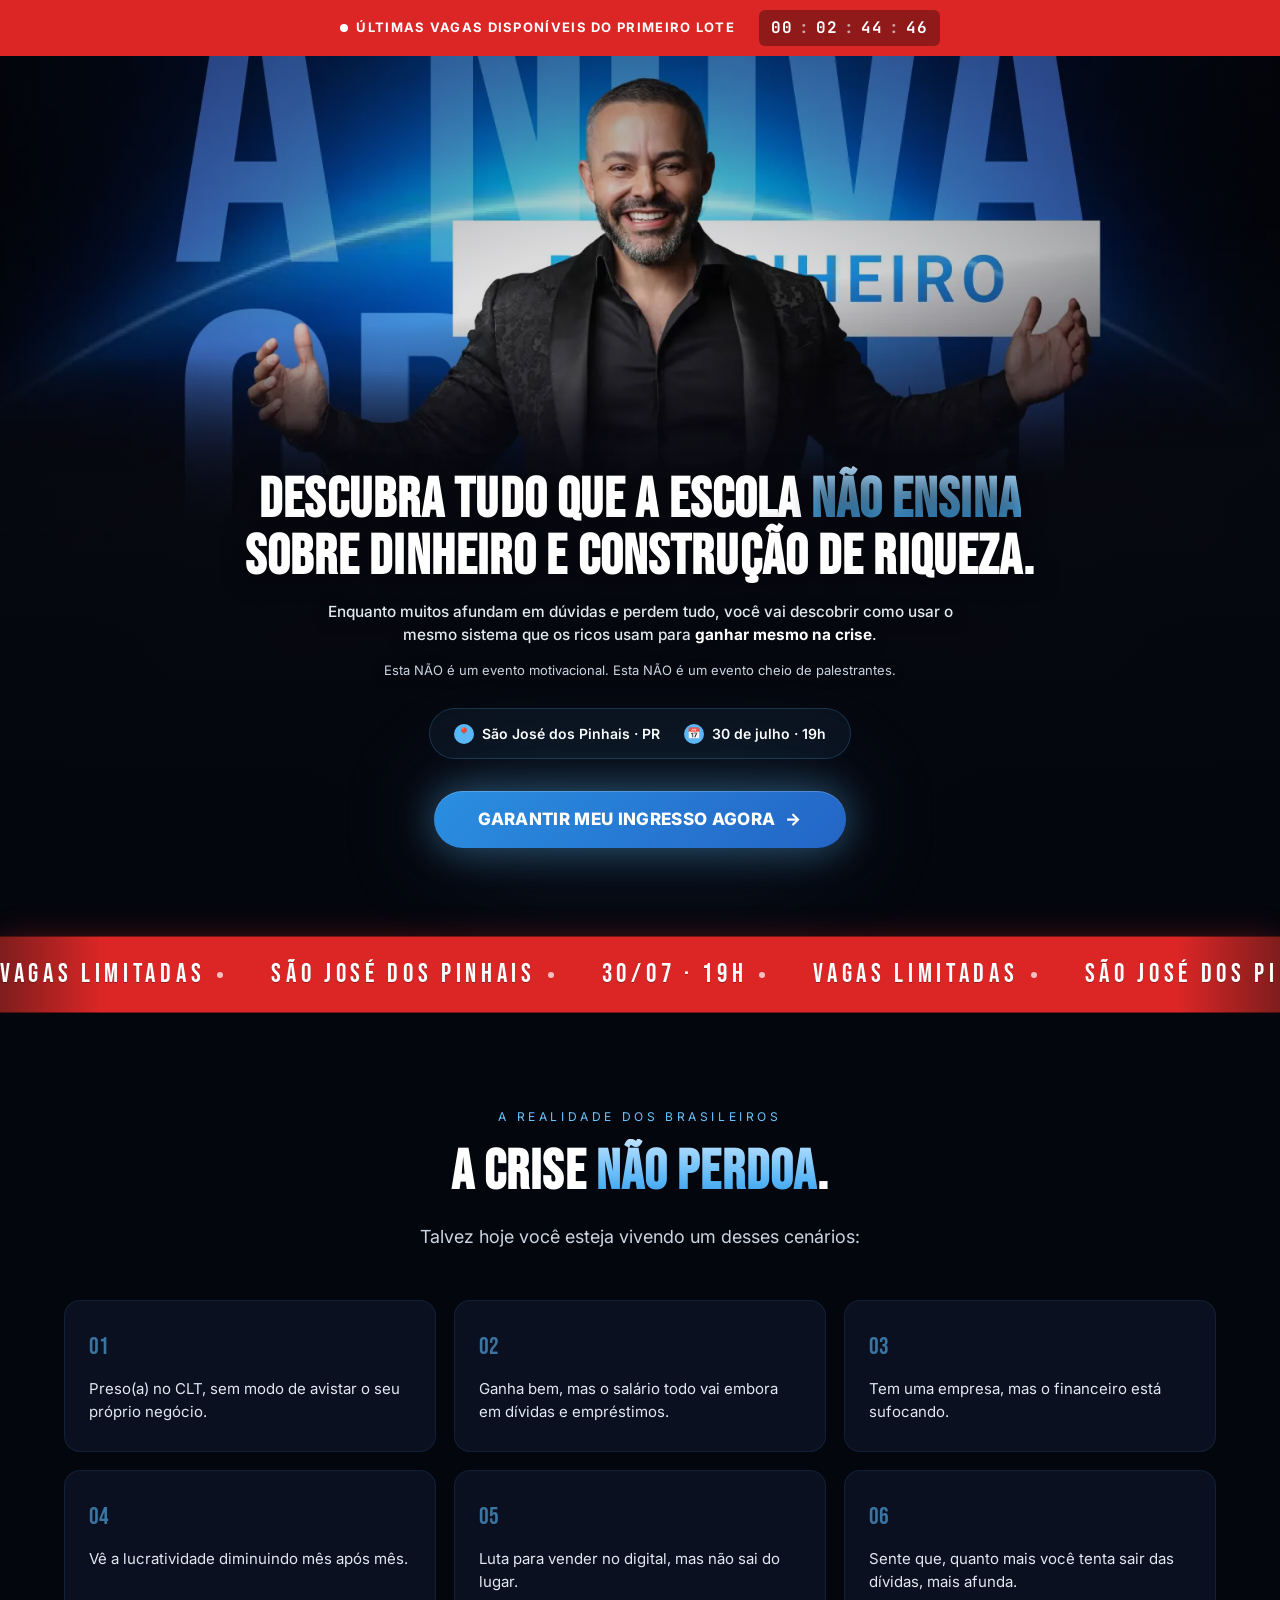
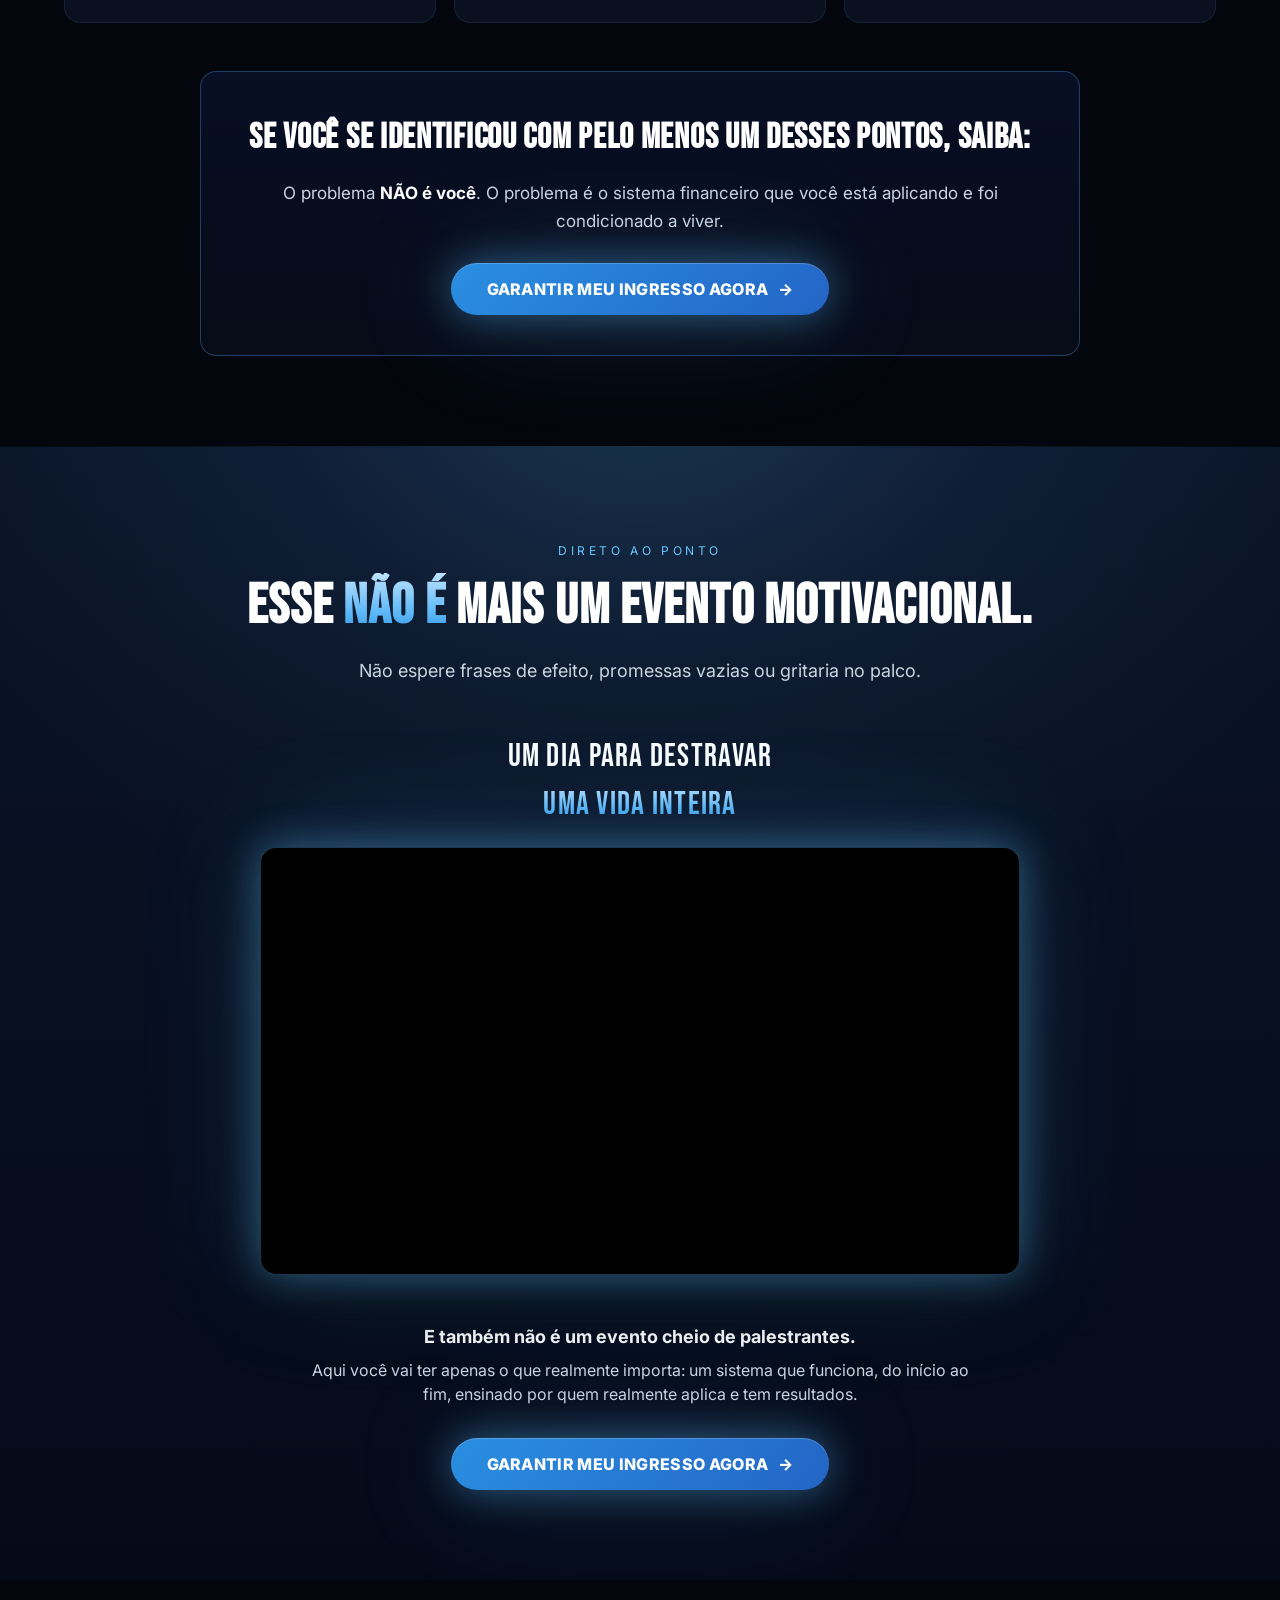
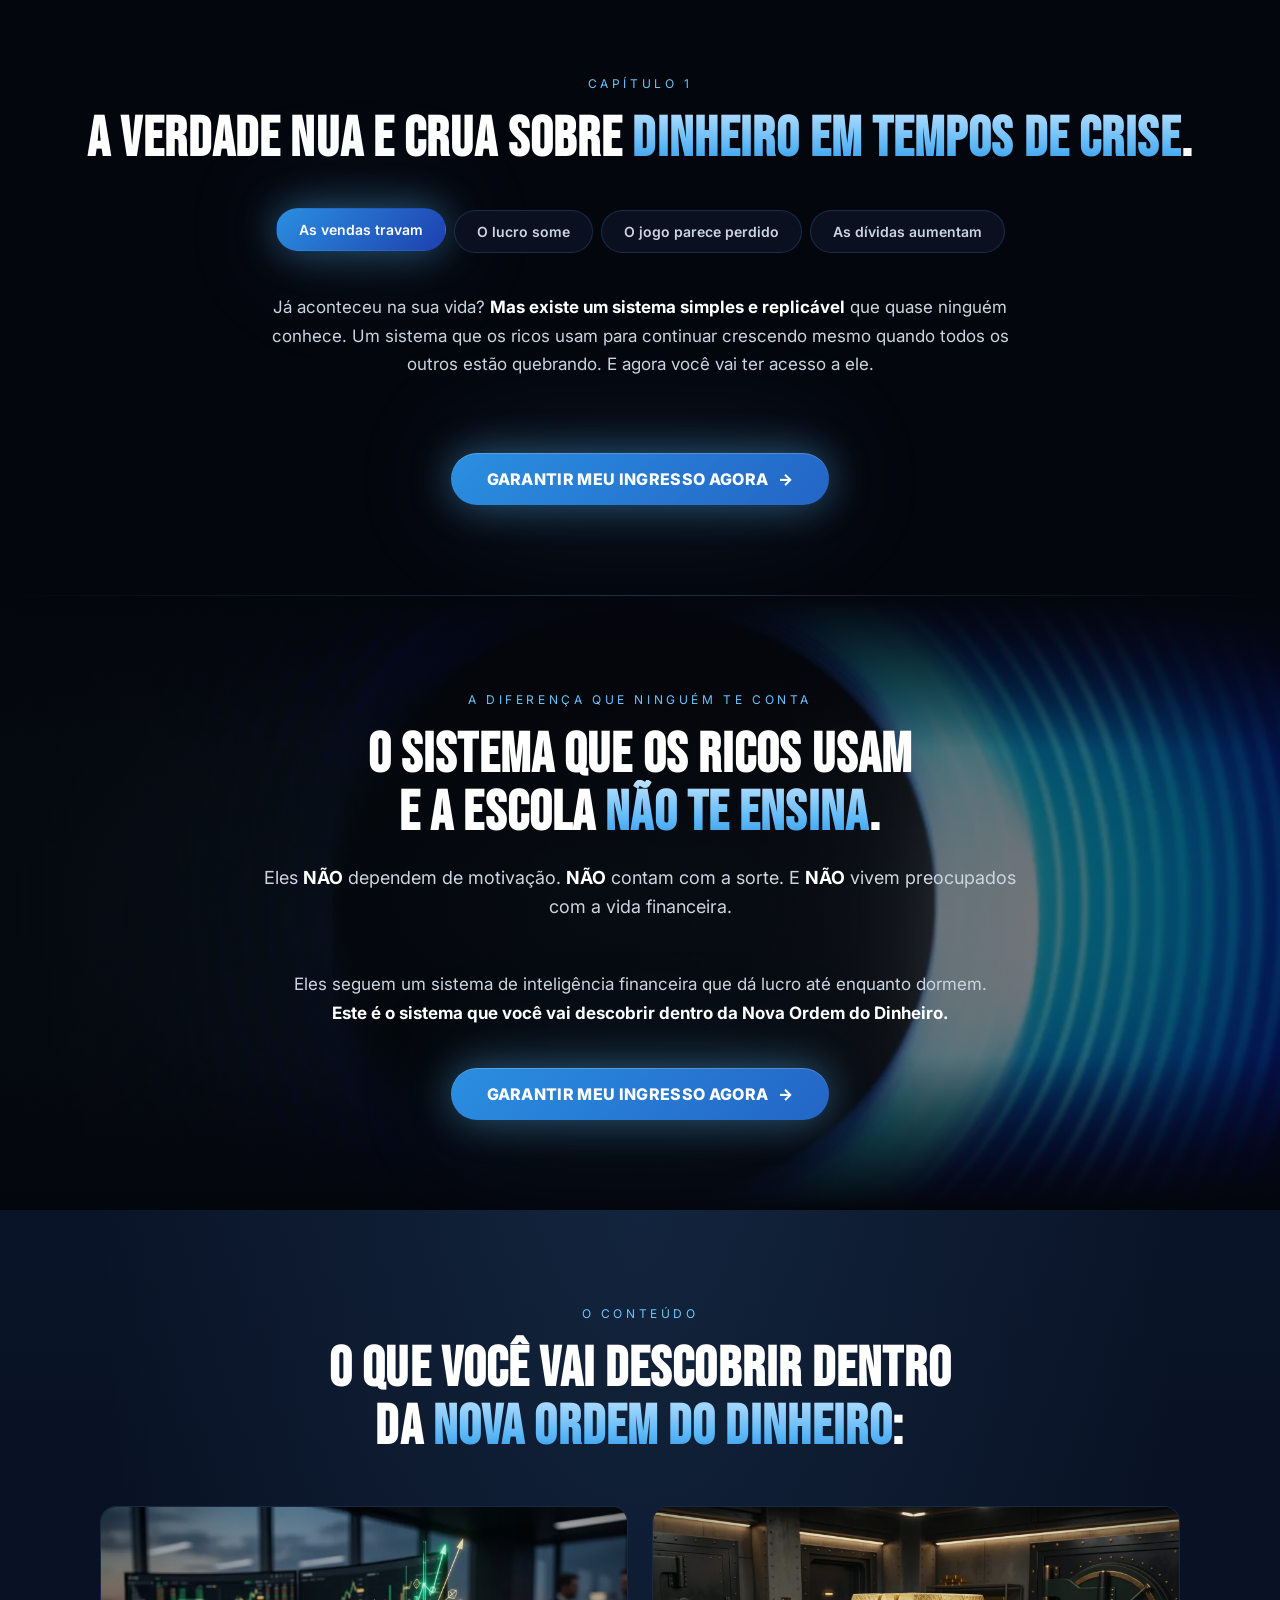
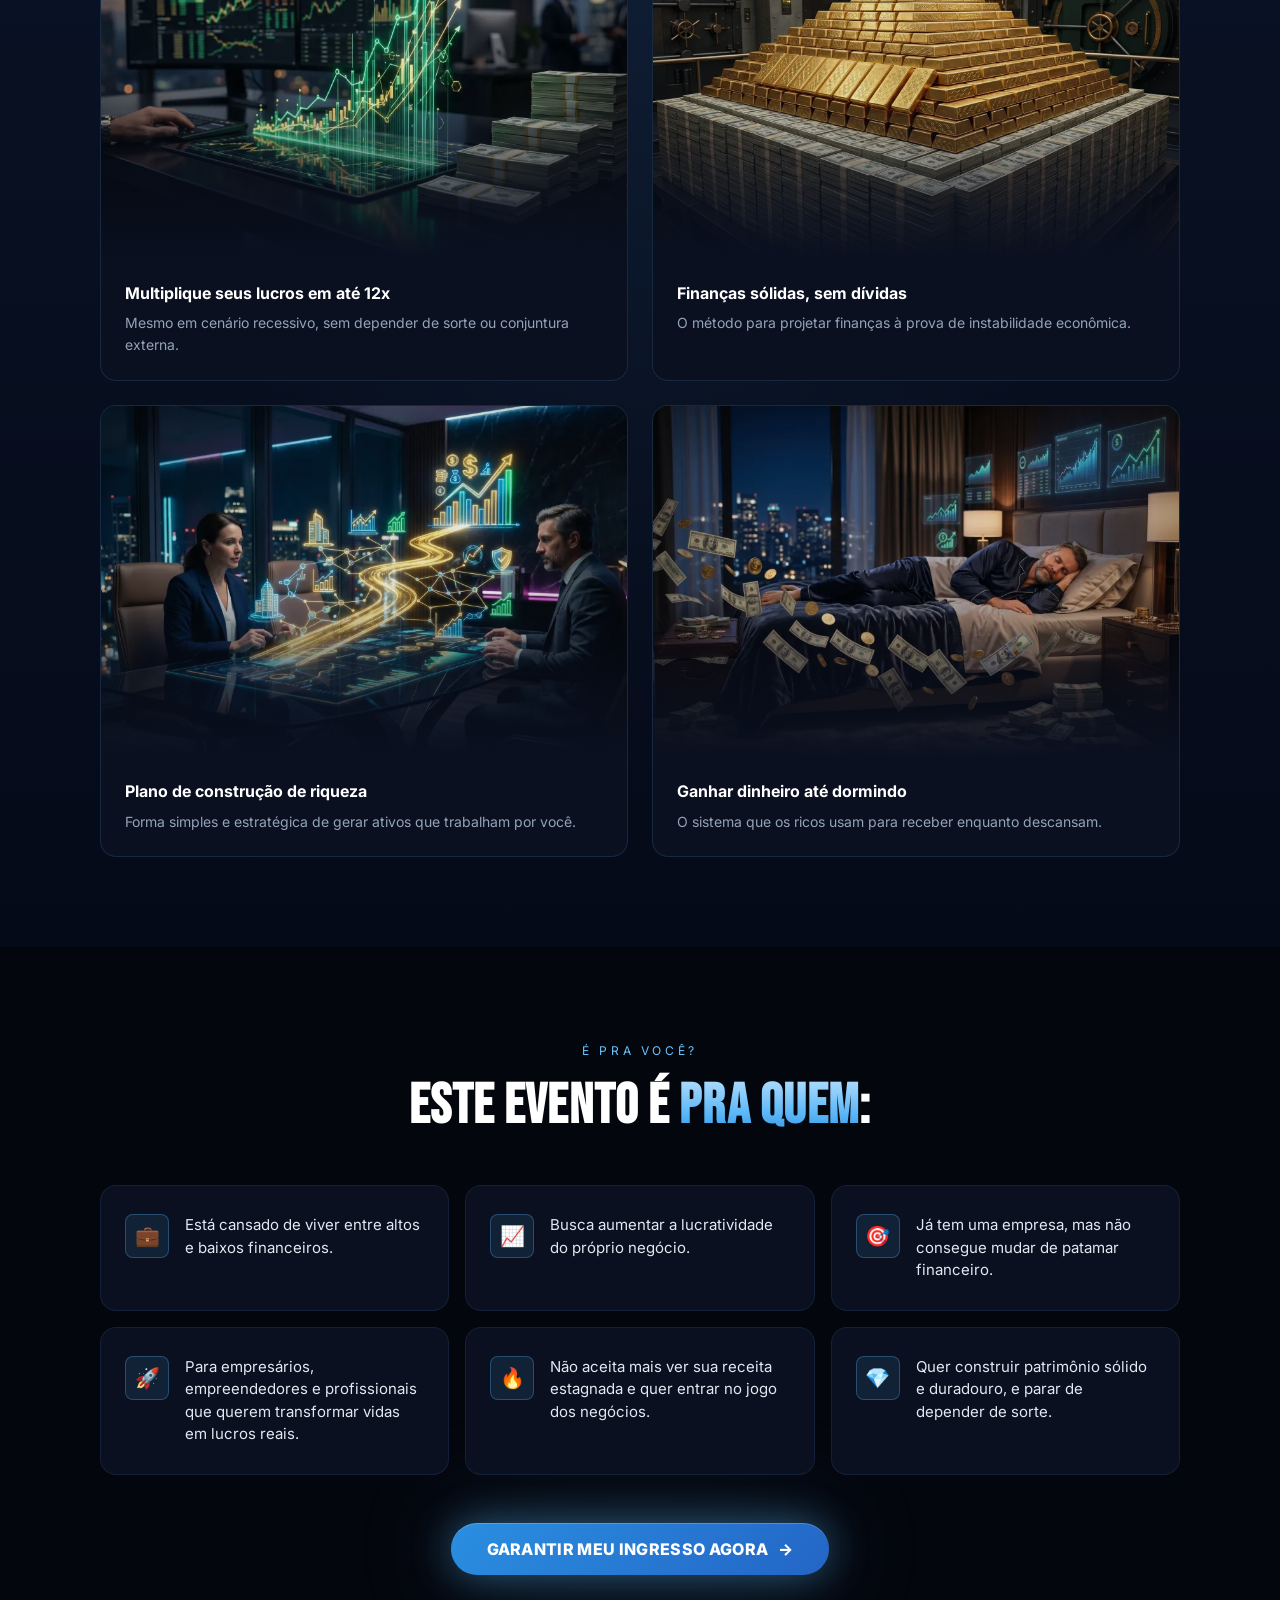
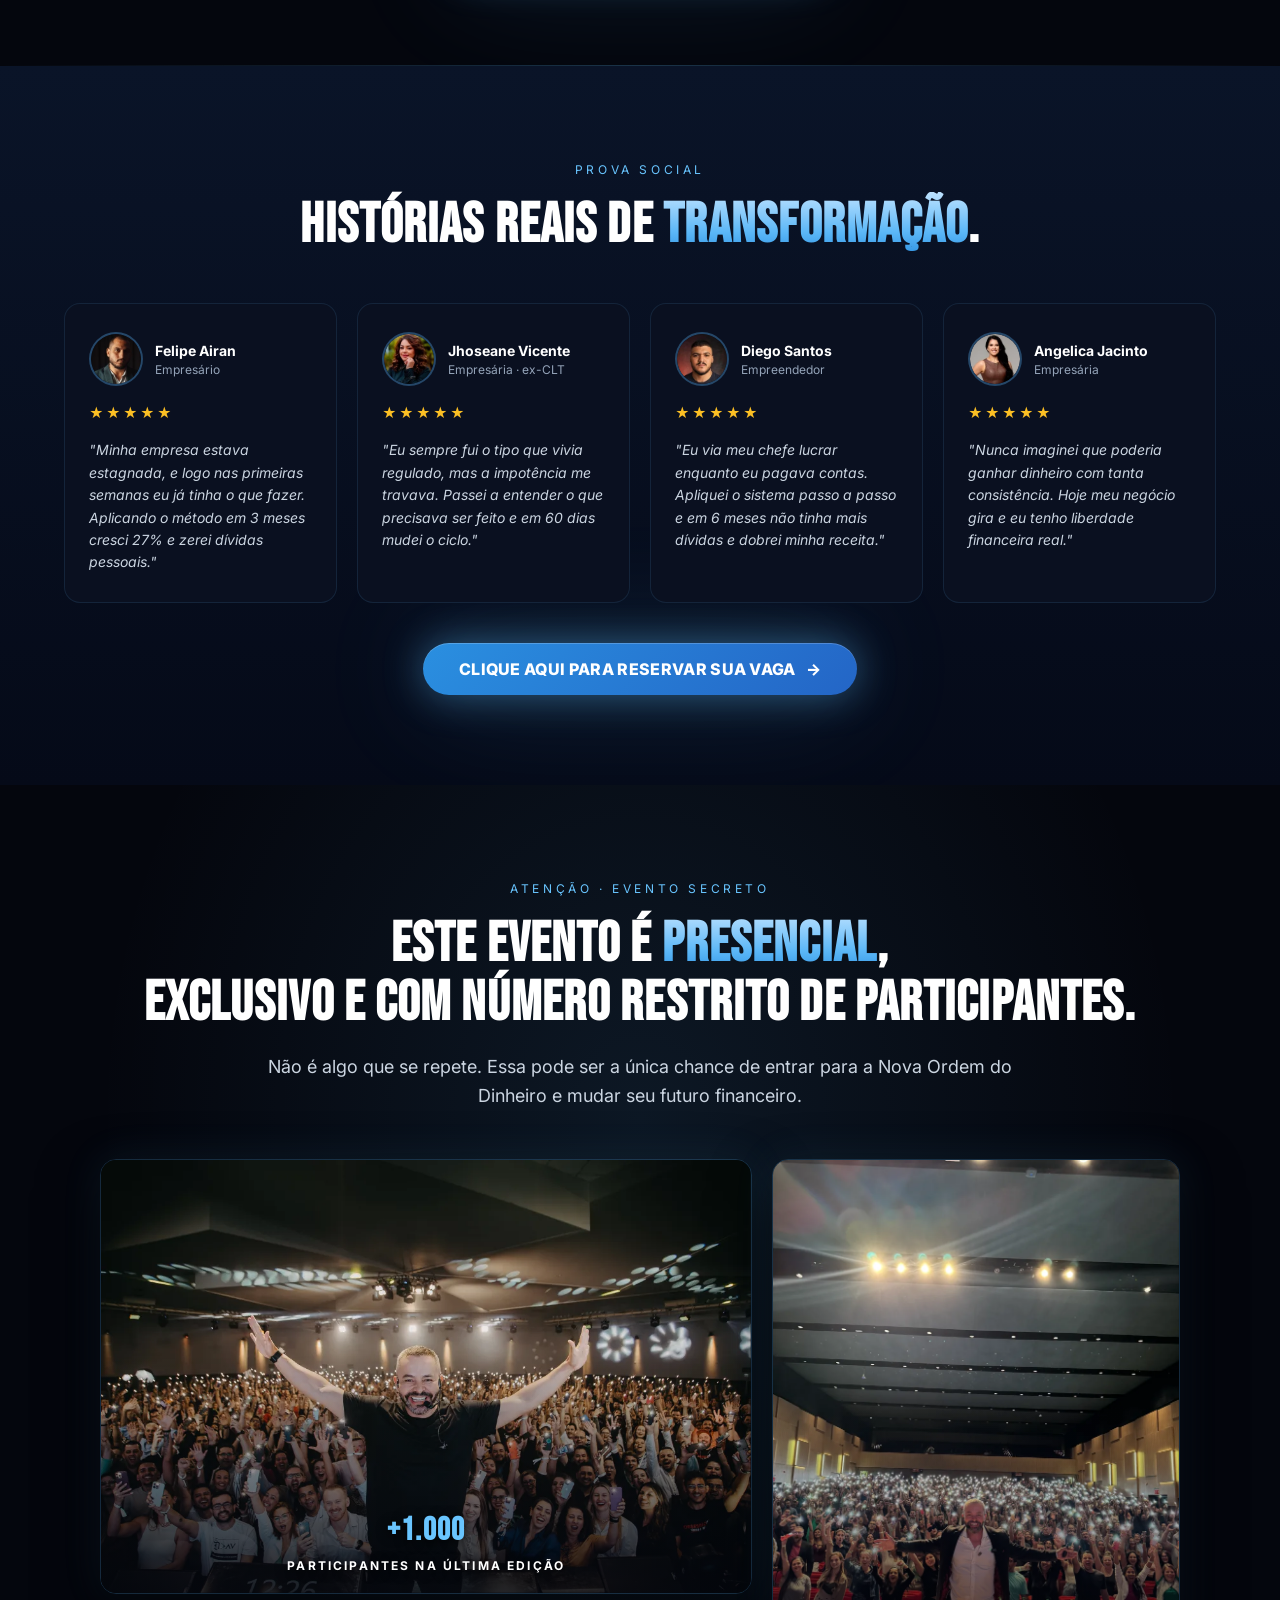
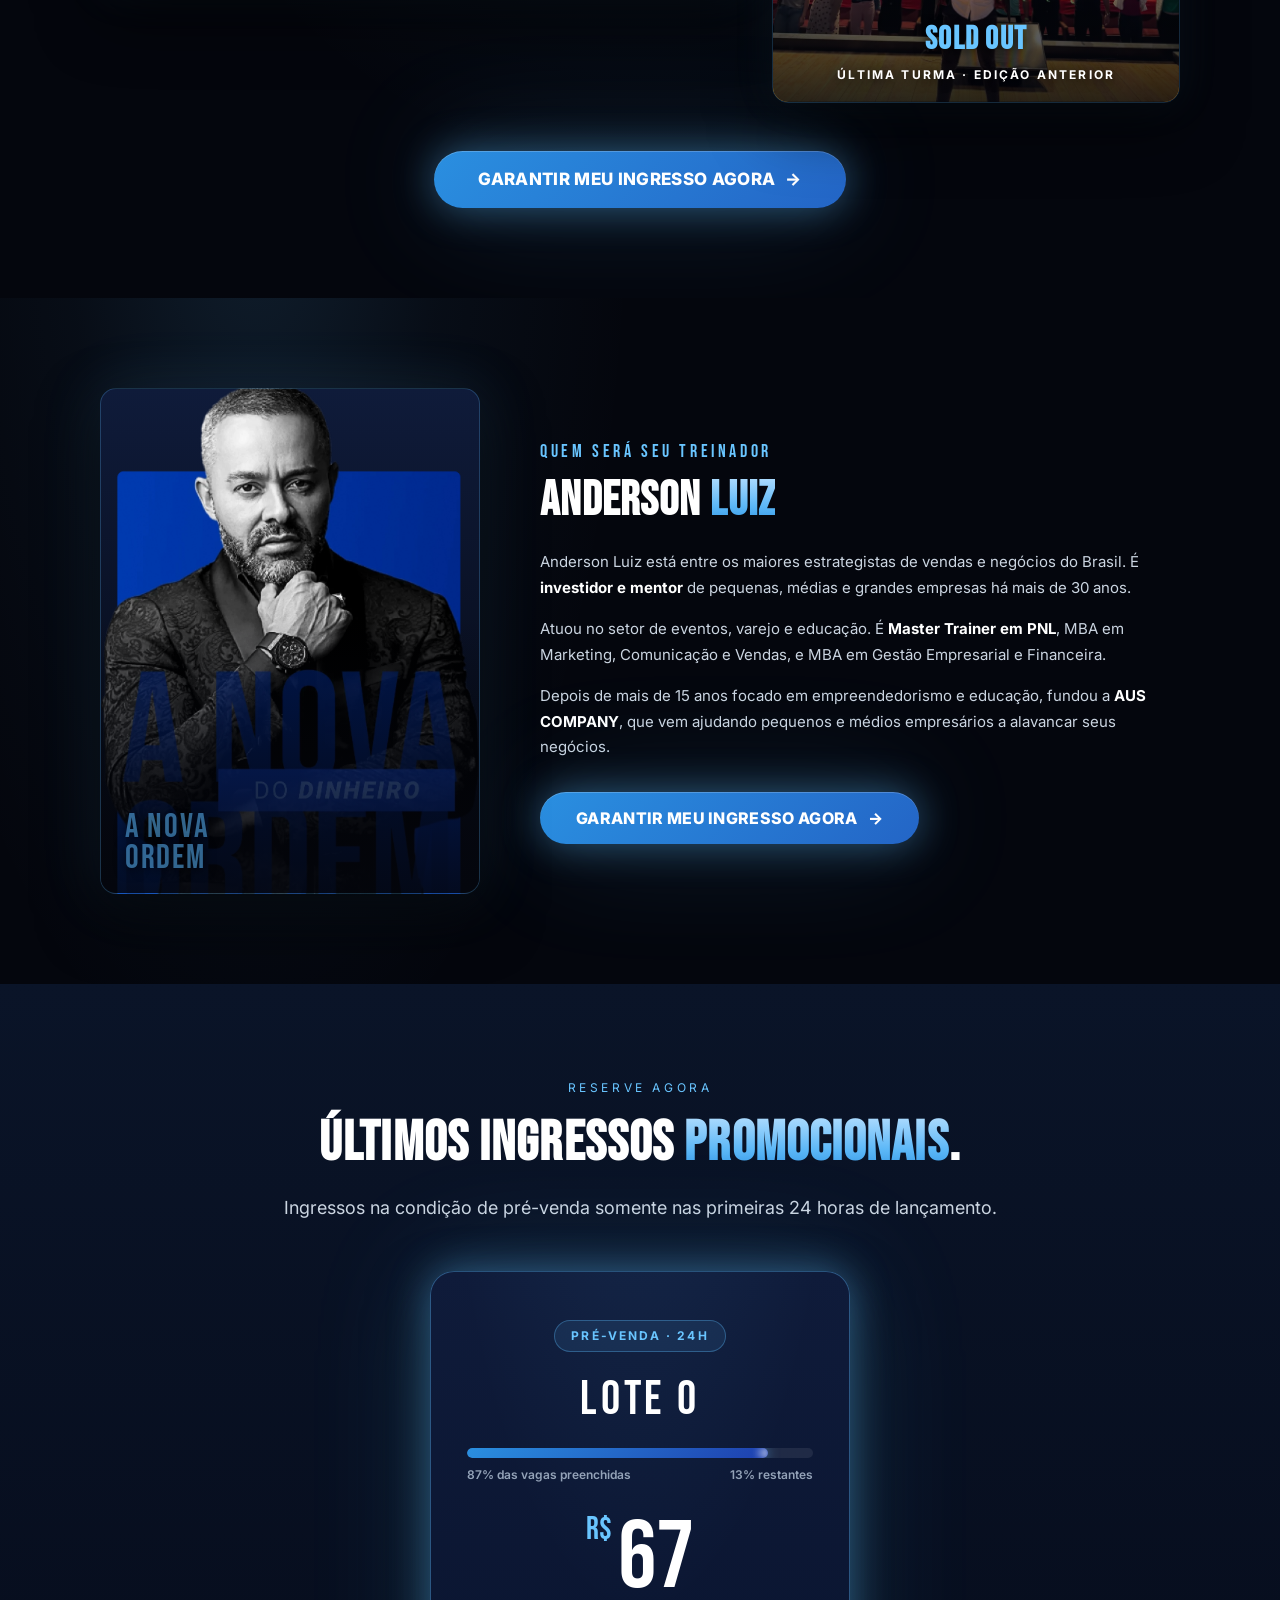
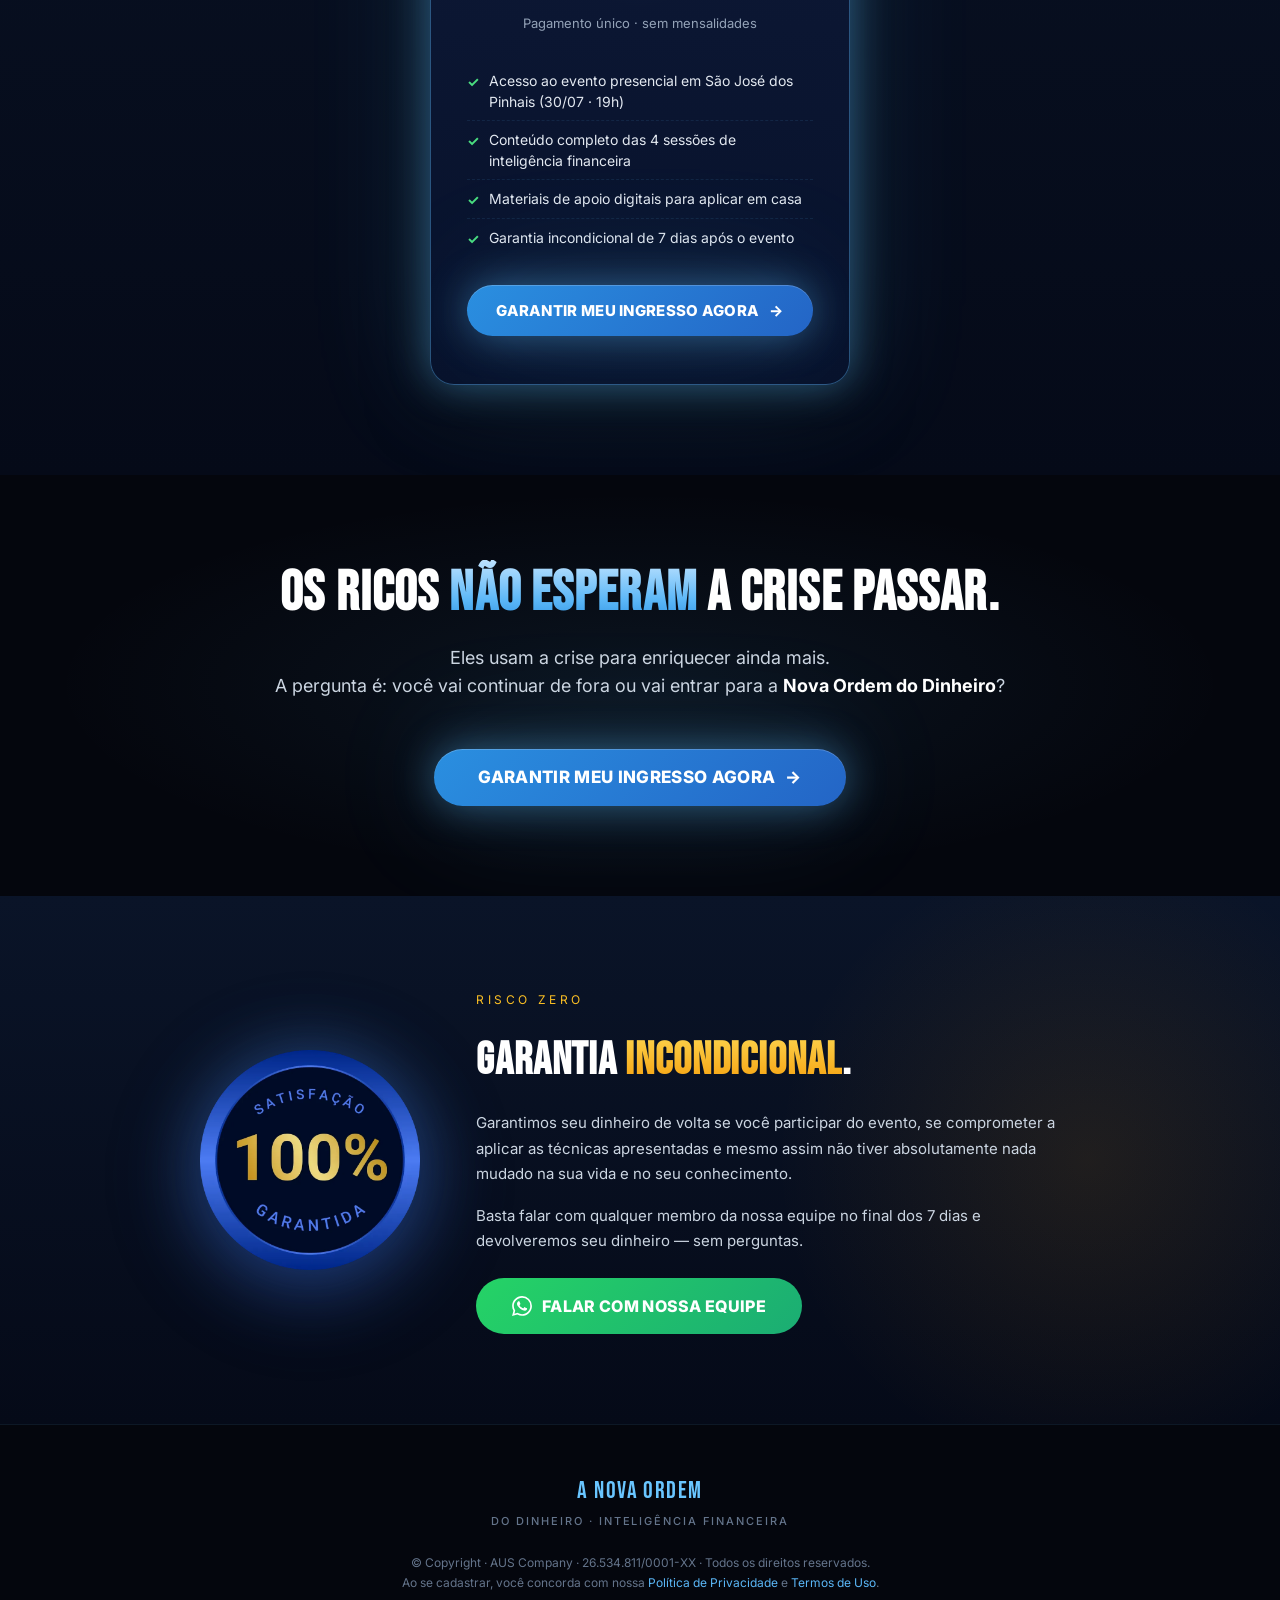
<file: landing-nova-ordem-dinheiro.html>
<!DOCTYPE html>
<html lang="pt-BR">
<head>
<meta charset="UTF-8">
<meta name="viewport" content="width=device-width, initial-scale=1.0">
<title>A Nova Ordem do Dinheiro — Inteligência Financeira | São José dos Pinhais · 30/07</title>
<meta name="description" content="O maior evento de inteligência financeira do Brasil. Aprenda a construir riqueza sem depender de sorte.">

<!-- Favicon -->
<link rel="icon" type="image/svg+xml" href="assets/favicon.svg">
<link rel="icon" type="image/png" sizes="32x32" href="assets/favicon-32.png">
<link rel="icon" type="image/png" sizes="192x192" href="assets/favicon-192.png">
<link rel="apple-touch-icon" sizes="180x180" href="assets/apple-touch-icon.png">
<meta name="theme-color" content="#04060D">

<link rel="preconnect" href="https://fonts.googleapis.com">
<link rel="preconnect" href="https://fonts.gstatic.com" crossorigin>
<link href="https://fonts.googleapis.com/css2?family=Bebas+Neue&family=Inter:wght@300;400;500;600;700;800;900&family=JetBrains+Mono:wght@500;700&display=swap" rel="stylesheet">
<style>
/* ============================================================
   DESIGN TOKENS — A Nova Ordem do Dinheiro
   ============================================================ */
:root {
  --bg-base:#04060D; --bg-elevated:#0A1020; --bg-surface:#0F172A; --bg-glow:#0B1B3A;
  --blue-50:#E6F4FF; --blue-100:#BDE2FF; --blue-200:#8DD5FF; --blue-300:#69C5FF;
  --blue-400:#5BB7F7; --blue-500:#2A8FE0; --blue-600:#1E6BC2; --blue-700:#1E40AF;
  --blue-800:#14306E; --blue-900:#0A1F4A;
  --green-300:#6EE7B7; --green-400:#4ADE80; --green-500:#22C55E; --green-600:#16A34A; --green-700:#15803D;
  --red-400:#F87171; --red-500:#EF4444; --red-600:#DC2626; --red-700:#B91C1C;
  --gold-300:#FCD34D; --gold-400:#FBBF24; --gold-500:#F59E0B;
  --white:#FFFFFF; --gray-100:#F1F5F9; --gray-200:#E2E8F0; --gray-300:#CBD5E1;
  --gray-400:#94A3B8; --gray-500:#64748B; --gray-600:#475569; --gray-700:#334155;
  --gray-800:#1E293B; --gray-900:#0F172A;

  --font-display:'Bebas Neue','Anton',Impact,sans-serif;
  --font-body:'Inter',system-ui,sans-serif;
  --font-mono:'JetBrains Mono',monospace;

  --radius-sm:4px; --radius-md:8px; --radius-lg:12px; --radius-xl:16px;
  --radius-2xl:24px; --radius-pill:9999px;

  --shadow-md:0 4px 12px rgba(0,0,0,.45);
  --shadow-xl:0 24px 60px rgba(0,0,0,.65);
  --glow-blue:0 0 40px rgba(91,183,247,.45), 0 0 120px rgba(91,183,247,.20);
  --glow-green:0 0 24px rgba(34,197,94,.45), 0 0 60px rgba(34,197,94,.20);
  --glow-red:0 0 24px rgba(220,38,38,.50);

  --grad-bg-hero:radial-gradient(ellipse at center, #0B1B3A 0%, #050B1C 45%, #02040A 100%);
  --grad-bg-panel:linear-gradient(180deg, #0A1428 0%, #050A18 100%);
  --grad-blue-cta:linear-gradient(135deg, #2A8FE0 0%, #1E40AF 100%);
  --grad-green-cta:linear-gradient(135deg, #4ADE80 0%, #16A34A 100%);
  --grad-text-blue:linear-gradient(180deg, #BDE2FF 0%, #5BB7F7 60%, #2A8FE0 100%);
  --grad-light-beam:radial-gradient(ellipse at 50% 0%, rgba(91,183,247,.35) 0%, rgba(91,183,247,.10) 35%, transparent 70%);

  --container:1200px;
}

/* ============================================================
   RESET
   ============================================================ */
*,*::before,*::after{box-sizing:border-box}
html{scroll-behavior:smooth}
body{
  margin:0; padding:0;
  font-family:var(--font-body);
  background:var(--bg-base);
  color:var(--gray-200);
  line-height:1.5;
  -webkit-font-smoothing:antialiased;
  overflow-x:hidden;
}
img{max-width:100%; display:block}
button{font-family:inherit; cursor:pointer}
a{color:inherit; text-decoration:none}

.container{max-width:var(--container); margin:0 auto; padding:0 24px}

/* ============================================================
   STICKY TOP BAR — Timer
   ============================================================ */
.urgency-bar{
  position:sticky; top:0; z-index:100;
  background:var(--red-600);
  color:var(--white);
  padding:10px 0;
  font-size:13px; font-weight:700; letter-spacing:.1em; text-transform:uppercase;
}
.urgency-bar .container{display:flex; align-items:center; justify-content:center; gap:24px; flex-wrap:wrap}
.urgency-bar .label{display:flex; align-items:center; gap:8px}
.urgency-bar .pulse{
  width:8px; height:8px; border-radius:50%;
  background:var(--white);
  box-shadow:0 0 0 0 rgba(255,255,255,.7);
  animation:pulse 1.6s infinite;
}
@keyframes pulse{
  0%{box-shadow:0 0 0 0 rgba(255,255,255,.8)}
  70%{box-shadow:0 0 0 12px rgba(255,255,255,0)}
  100%{box-shadow:0 0 0 0 rgba(255,255,255,0)}
}
.urgency-bar .timer{
  display:inline-flex; align-items:center; gap:6px;
  font-family:var(--font-mono); font-size:16px; font-weight:700;
  background:rgba(0,0,0,.35); padding:6px 12px; border-radius:6px;
  letter-spacing:.06em;
}
.urgency-bar .timer .colon{opacity:.6}

/* ============================================================
   MARQUEE — animated ticker (inspired by Hunters Club)
   ============================================================ */
.marquee{
  overflow:hidden;
  background:linear-gradient(90deg, transparent, var(--blue-900) 8%, var(--blue-900) 92%, transparent);
  border-top:1px solid rgba(91,183,247,.18);
  border-bottom:1px solid rgba(91,183,247,.18);
  padding:14px 0;
}
.marquee-track{
  display:flex; gap:48px;
  white-space:nowrap;
  animation:marquee 30s linear infinite;
}
.marquee-track span{
  display:inline-flex; align-items:center; gap:12px;
  font-family:var(--font-display);
  font-size:22px; letter-spacing:.08em;
  color:var(--blue-300);
}
.marquee-track span::after{
  content:""; width:8px; height:8px; border-radius:50%;
  background:var(--blue-400); opacity:.6;
}
@keyframes marquee{
  from{transform:translateX(0)}
  to{transform:translateX(-50%)}
}

/* Divisor: variante mais agressiva, em vermelho, separando hero e crise */
.marquee-divider{
  background:linear-gradient(90deg, #7F1D1D, var(--red-600) 8%, var(--red-600) 92%, #7F1D1D);
  border-top:1px solid rgba(0,0,0,.45);
  border-bottom:1px solid rgba(0,0,0,.45);
  padding:18px 0;
  position:relative;
  box-shadow:0 0 30px rgba(220,38,38,.30);
}
.marquee-divider .marquee-track{animation-duration:24s}
.marquee-divider .marquee-track span{
  color:var(--white);
  font-size:26px; letter-spacing:.18em;
  text-shadow:0 1px 0 rgba(0,0,0,.3);
}
.marquee-divider .marquee-track span::after{
  background:var(--white); opacity:.7;
  width:6px; height:6px;
}

/* ============================================================
   HERO — foto Anderson como background full bleed
   ============================================================ */
.hero{
  position:relative;
  min-height:min(100vh, 880px);
  padding:48px 0 80px;
  display:flex; flex-direction:column; justify-content:space-between;
  background:
    linear-gradient(180deg,
      rgba(4,6,13,.20) 0%,
      rgba(4,6,13,.10) 40%,
      rgba(4,6,13,.60) 72%,
      rgba(4,6,13,.92) 92%,
      var(--bg-base) 100%),
    radial-gradient(ellipse at 50% 45%, transparent 30%, rgba(4,6,13,.45) 85%),
    url('assets/hero-anderson.webp') center 25% / cover no-repeat var(--bg-base);
  overflow:hidden;
  text-align:center;
}
.hero::before{
  content:""; position:absolute; left:50%; bottom:-2px; transform:translateX(-50%);
  width:80%; height:1px;
  background:linear-gradient(90deg, transparent, rgba(91,183,247,.4), transparent);
  pointer-events:none;
}
.hero > .container{position:relative; z-index:1}
.hero .container.top{padding-top:8px}
.hero .container.bottom{padding-bottom:8px}

/* Foto inline só do mobile — escondida no desktop */
.hero-mobile-img{display:none}

.hero .brand-mark{
  font-family:var(--font-display);
  color:var(--blue-300);
  font-size:18px; letter-spacing:.15em;
  margin-bottom:24px;
  display:inline-block;
  padding:6px 14px;
  border:1px solid rgba(91,183,247,.25);
  border-radius:var(--radius-pill);
  background:rgba(91,183,247,.05);
  text-transform:uppercase;
}

.hero h1{
  font-family:var(--font-display);
  font-size:clamp(1.9rem, 4.4vw, 3.75rem);
  letter-spacing:.02em; line-height:1.02;
  color:var(--white);
  margin:0 auto 14px; max-width:880px;
  text-shadow:0 4px 24px rgba(0,0,0,.65);
}
.hero h1 .accent{
  background:var(--grad-text-blue);
  -webkit-background-clip:text; background-clip:text; color:transparent;
}

.hero .lead{
  font-size:clamp(.95rem,1.2vw,1.125rem);
  color:var(--gray-200);
  max-width:640px; margin:0 auto 14px;
  font-weight:500;
  text-shadow:0 2px 16px rgba(0,0,0,.7);
}
.hero .sub{
  font-size:13px; color:var(--gray-300);
  max-width:640px; margin:0 auto 28px;
  text-shadow:0 2px 12px rgba(0,0,0,.7);
}

.hero .event-meta{
  display:inline-flex; gap:24px; flex-wrap:wrap; justify-content:center;
  background:rgba(91,183,247,.06);
  border:1px solid rgba(91,183,247,.20);
  padding:14px 24px;
  border-radius:var(--radius-pill);
  margin-bottom:32px;
}
.hero .event-meta > div{
  display:flex; align-items:center; gap:8px;
  color:var(--white); font-size:14px; font-weight:600;
}
.hero .event-meta .ico{
  width:20px; height:20px; border-radius:50%;
  background:var(--blue-400);
  display:inline-flex; align-items:center; justify-content:center;
  font-size:11px; color:var(--bg-base);
}

/* ============================================================
   BUTTONS
   ============================================================ */
.btn{
  display:inline-flex; align-items:center; justify-content:center; gap:10px;
  padding:18px 36px; border:none; border-radius:var(--radius-pill);
  font-family:var(--font-body); font-weight:800; font-size:16px;
  letter-spacing:.02em; text-transform:uppercase;
  cursor:pointer; transition:transform .15s, box-shadow .25s, filter .15s;
  line-height:1; white-space:nowrap;
}
.btn:hover{transform:translateY(-2px)}
.btn:active{transform:translateY(0); filter:brightness(.95)}
.btn .arrow{
  display:inline-block;
  transition:transform .2s;
}
.btn:hover .arrow{transform:translateX(4px)}

.btn-green{
  background:var(--grad-green-cta);
  color:#04210F;
  box-shadow:var(--glow-green), inset 0 1px 0 rgba(255,255,255,.25);
}
.btn-green:hover{box-shadow:0 0 32px rgba(34,197,94,.55), 0 0 80px rgba(34,197,94,.30), inset 0 1px 0 rgba(255,255,255,.3)}

.btn-blue{
  background:var(--grad-blue-cta);
  color:var(--white);
  box-shadow:var(--glow-blue), inset 0 1px 0 rgba(255,255,255,.2);
}
.btn-blue:hover{box-shadow:0 0 48px rgba(91,183,247,.55), 0 0 120px rgba(91,183,247,.25), inset 0 1px 0 rgba(255,255,255,.25)}

.btn-ghost{
  background:transparent;
  color:var(--blue-300);
  border:1px solid rgba(91,183,247,.40);
}
.btn-ghost:hover{background:rgba(91,183,247,.08); border-color:var(--blue-400)}

.btn-whatsapp{
  background:linear-gradient(135deg, #25D366, #128C7E);
  color:var(--white);
}
.btn-whatsapp:hover{box-shadow:0 0 24px rgba(37,211,102,.55)}

.btn-lg{padding:20px 44px; font-size:17px}

/* ============================================================
   SECTION HELPERS
   ============================================================ */
section{padding:90px 0; position:relative}
.section-divider{
  height:1px;
  background:linear-gradient(90deg, transparent, rgba(91,183,247,.25), transparent);
}
.section-kicker{
  display:inline-block;
  font-size:12px; letter-spacing:.3em; text-transform:uppercase;
  color:var(--blue-300);
  margin-bottom:18px;
}
h2.section-title{
  font-family:var(--font-display);
  font-size:clamp(2rem, 4.5vw, 3.5rem);
  letter-spacing:.02em; line-height:1.05;
  color:var(--white);
  margin:0 0 20px;
}
h2.section-title .accent{
  background:var(--grad-text-blue);
  -webkit-background-clip:text; background-clip:text; color:transparent;
}
.section-lead{
  font-size:18px; color:var(--gray-300);
  max-width:760px; margin:0 auto 48px;
  line-height:1.6;
}
.center-text{text-align:center}

/* ============================================================
   SECTION: A crise não perdoa
   ============================================================ */
.crisis-section{background:var(--bg-base)}
.crisis-grid{
  display:grid; gap:18px;
  grid-template-columns:repeat(3, 1fr);
  margin-bottom:48px;
}
.crisis-card{
  background:var(--bg-elevated);
  border:1px solid rgba(91,183,247,.10);
  border-radius:var(--radius-xl);
  padding:28px 24px;
  transition:border-color .25s, transform .25s;
  position:relative; overflow:hidden;
}
.crisis-card::before{
  content:""; position:absolute; top:0; left:0; right:0; height:1px;
  background:linear-gradient(90deg, transparent, var(--blue-400), transparent);
  opacity:0; transition:opacity .3s;
}
.crisis-card:hover{
  border-color:rgba(91,183,247,.30);
  transform:translateY(-4px);
}
.crisis-card:hover::before{opacity:1}
.crisis-card .num{
  font-family:var(--font-display);
  font-size:24px; color:var(--blue-400);
  margin-bottom:12px; opacity:.6;
}
.crisis-card p{
  font-size:15px; color:var(--gray-200);
  margin:0; line-height:1.55;
}

.identified-box{
  background:linear-gradient(180deg, rgba(30,64,175,.15), rgba(10,16,32,.6));
  border:1px solid rgba(91,183,247,.30);
  border-radius:var(--radius-xl);
  padding:40px;
  text-align:center;
  max-width:880px; margin:0 auto;
}
.identified-box h3{
  font-family:var(--font-display);
  font-size:clamp(1.6rem, 3vw, 2.2rem); letter-spacing:.02em;
  color:var(--white); margin:0 0 16px;
}
.identified-box p{
  color:var(--gray-300); font-size:17px; margin:0 0 28px;
  line-height:1.6;
}

/* ============================================================
   SECTION: Não é mais um evento motivacional
   ============================================================ */
.no-motivation-section{
  background:var(--grad-bg-panel);
  position:relative; overflow:hidden;
}
.no-motivation-section::before{
  content:""; position:absolute; inset:-10% -10% auto -10%; height:60%;
  background:var(--grad-light-beam); opacity:.6;
  pointer-events:none;
}
.video-wrapper{
  max-width:760px; margin:0 auto 32px;
  aspect-ratio:16/9;
  border-radius:var(--radius-xl);
  overflow:hidden;
  background:#000;
  border:1px solid rgba(91,183,247,.30);
  box-shadow:var(--glow-blue), 0 24px 60px rgba(0,0,0,.6);
  position:relative;
  transition:transform .35s ease, box-shadow .35s ease;
}
.video-wrapper:hover{
  transform:translateY(-4px);
  box-shadow:0 0 60px rgba(91,183,247,.55), 0 0 140px rgba(91,183,247,.25), 0 30px 70px rgba(0,0,0,.65);
}
.video-wrapper iframe{
  position:absolute; inset:0;
  width:100%; height:100%; border:0; display:block;
}
.video-caption{
  text-align:center;
  font-family:var(--font-display);
  font-size:clamp(1.4rem,2.5vw,2rem); letter-spacing:.04em;
  color:var(--white);
  max-width:760px; margin:0 auto 18px;
}
.video-caption .accent{
  background:var(--grad-text-blue);
  -webkit-background-clip:text; background-clip:text; color:transparent;
}

/* ============================================================
   SECTION: A verdade nua e crua — tabs
   ============================================================ */
.truth-section{background:var(--bg-base)}
.tabs{
  display:flex; gap:8px; flex-wrap:wrap; justify-content:center;
  margin-bottom:40px;
}
.tab{
  background:var(--bg-elevated);
  border:1px solid rgba(91,183,247,.18);
  color:var(--gray-300);
  padding:12px 22px;
  border-radius:var(--radius-pill);
  font-size:14px; font-weight:600;
  cursor:pointer; transition:all .2s;
}
.tab:hover{border-color:var(--blue-400); color:var(--white)}
.tab.active{
  background:var(--grad-blue-cta);
  border-color:transparent;
  color:var(--white);
  box-shadow:var(--glow-blue);
}
.tab-content{
  max-width:780px; margin:0 auto;
  text-align:center;
  font-size:17px; color:var(--gray-300);
  line-height:1.7;
  min-height:120px;
}
.tab-content strong{color:var(--white)}

/* ============================================================
   SECTION: O que você vai descobrir
   ============================================================ */
.discover-section{background:var(--grad-bg-panel); position:relative; overflow:hidden}
.discover-section::before{
  content:""; position:absolute; inset:0;
  background:radial-gradient(ellipse at 50% 0%, rgba(91,183,247,.10), transparent 60%);
  pointer-events:none;
}
.discover-grid{
  display:grid; gap:24px;
  grid-template-columns:repeat(2, 1fr);
  perspective:1400px;
  max-width:1080px; margin:0 auto;
}
.discover-card{
  background:var(--bg-elevated);
  border:1px solid rgba(91,183,247,.15);
  border-radius:var(--radius-xl);
  overflow:hidden;
  transition:transform .3s, border-color .3s, box-shadow .3s;
  position:relative;
}
.discover-card:hover{
  transform:translateY(-6px);
  border-color:var(--blue-400);
  box-shadow:0 20px 40px rgba(0,0,0,.6), 0 0 40px rgba(91,183,247,.15);
}
.discover-card .img{
  aspect-ratio:3/2;
  position:relative; overflow:hidden;
  background-color:#0a1428;
  background-size:cover; background-position:center;
  background-repeat:no-repeat;
}
.discover-card .img::after{
  content:""; position:absolute; inset:0;
  background:linear-gradient(180deg, rgba(4,6,13,.10) 0%, rgba(10,16,32,.10) 55%, var(--bg-elevated) 100%);
  pointer-events:none;
}
.discover-card .img::before{
  content:""; position:absolute; inset:0;
  background:radial-gradient(ellipse at 50% 35%, transparent 40%, rgba(4,6,13,.45) 100%);
  pointer-events:none;
}
.discover-card .img-1{background-image:url('assets/discover-1.webp')}
.discover-card .img-2{background-image:url('assets/discover-2.webp')}
.discover-card .img-3{background-image:url('assets/discover-3.webp')}
.discover-card .img-4{background-image:url('assets/discover-4.webp')}

.discover-card .content{padding:24px}
.discover-card h3{
  font-family:var(--font-body); font-weight:700;
  font-size:16px; color:var(--white);
  margin:0 0 8px; line-height:1.4;
}
.discover-card p{
  font-size:14px; color:var(--gray-400);
  margin:0; line-height:1.55;
}

/* ============================================================
   SECTION: Este evento é pra quem
   ============================================================ */
.audience-section{background:var(--bg-base)}
.audience-grid{
  display:grid; gap:16px;
  grid-template-columns:repeat(3, 1fr);
  max-width:1080px; margin:0 auto 48px;
}
.audience-card{
  background:var(--bg-elevated);
  border:1px solid rgba(91,183,247,.10);
  border-radius:var(--radius-xl);
  padding:28px 24px;
  display:flex; gap:16px;
  align-items:flex-start;
  transition:border-color .25s;
}
.audience-card:hover{border-color:rgba(91,183,247,.30)}
.audience-card .icon{
  width:44px; height:44px; flex-shrink:0;
  border-radius:var(--radius-md);
  background:rgba(91,183,247,.10);
  border:1px solid rgba(91,183,247,.30);
  display:flex; align-items:center; justify-content:center;
  font-size:20px; color:var(--blue-300);
}
.audience-card p{
  margin:0; font-size:15px; color:var(--gray-200);
  line-height:1.5;
}

/* ============================================================
   SECTION: Testimonials
   ============================================================ */
.testimonials-section{background:var(--grad-bg-panel)}
.testimonials-grid{
  display:grid; gap:20px;
  grid-template-columns:repeat(4, 1fr);
  margin-bottom:40px;
}
.testimonial{
  background:var(--bg-elevated);
  border:1px solid rgba(91,183,247,.12);
  border-radius:var(--radius-xl);
  padding:28px 24px;
  display:flex; flex-direction:column; gap:16px;
}
.testimonial .who{display:flex; gap:12px; align-items:center}
.testimonial .avatar{
  width:54px; height:54px; border-radius:50%;
  overflow:hidden; flex-shrink:0;
  border:2px solid rgba(91,183,247,.30);
  background:var(--bg-surface);
  transition: transform .35s ease, border-color .35s ease, box-shadow .35s ease;
}
.testimonial .avatar img{
  width:100%; height:100%; object-fit:cover; display:block;
}
.testimonial:hover .avatar{
  transform: scale(1.06);
  border-color: var(--blue-400);
  box-shadow: 0 0 18px rgba(91,183,247,.45);
}
.testimonial .name{font-weight:700; color:var(--white); font-size:14px}
.testimonial .role{font-size:12px; color:var(--gray-400)}
.testimonial .stars{color:var(--gold-400); font-size:14px; letter-spacing:2px}
.testimonial blockquote{
  margin:0; padding:0;
  font-size:14px; color:var(--gray-300);
  line-height:1.6; font-style:italic;
}

/* ============================================================
   SECTION: Presencial / Exclusivo — com fotos de plateia
   ============================================================ */
.presencial-section{
  background:var(--bg-base);
  position:relative; overflow:hidden;
  text-align:center;
}
.presencial-section::before{
  content:""; position:absolute; inset:0;
  background:radial-gradient(ellipse at 50% 30%, rgba(91,183,247,.10), transparent 60%);
  pointer-events:none;
}
.presencial-section > .container{position:relative}
.proof-collage{
  display:grid; grid-template-columns:1.6fr 1fr;
  gap:20px;
  max-width:1080px; margin:0 auto 48px;
}
.proof-photo{
  position:relative; margin:0;
  border-radius:var(--radius-xl);
  overflow:hidden;
  border:1px solid rgba(91,183,247,.20);
  box-shadow:0 24px 60px rgba(0,0,0,.6), 0 0 40px rgba(91,183,247,.10);
  transition:transform .3s, box-shadow .3s;
}
.proof-photo:hover{
  transform:translateY(-4px);
  box-shadow:0 28px 80px rgba(0,0,0,.7), 0 0 60px rgba(91,183,247,.25);
}
.proof-photo img{width:100%; height:100%; display:block; object-fit:cover}
.proof-photo-wide{aspect-ratio:3/2}
.proof-photo-tall{aspect-ratio:3/4}
.proof-photo::after{
  content:""; position:absolute; inset:0;
  background:linear-gradient(180deg, transparent 45%, rgba(4,6,13,.85) 100%);
  pointer-events:none;
}
.proof-photo figcaption{
  position:absolute; left:20px; right:20px; bottom:18px;
  color:var(--white); font-weight:700; font-size:12px;
  letter-spacing:.18em; text-transform:uppercase;
  text-shadow:0 2px 12px rgba(0,0,0,.9);
  z-index:1;
}
.proof-photo figcaption .num{
  display:block; font-family:var(--font-display);
  color:var(--blue-300); font-size:32px;
  letter-spacing:.04em; margin-bottom:2px;
  text-transform:none;
}

/* ============================================================
   SECTION: O sistema que os ricos usam — circle portal full bleed
   ============================================================ */
.system-section{
  background:
    radial-gradient(ellipse at center, rgba(91,183,247,.10), transparent 70%),
    url('assets/circle-portal.webp') center center / cover no-repeat var(--bg-base);
  position:relative; overflow:hidden;
  text-align:center;
}
.system-section::before{
  content:""; position:absolute; inset:0;
  background:linear-gradient(180deg, var(--bg-base) 0%, rgba(4,6,13,.55) 25%, rgba(4,6,13,.55) 75%, var(--bg-base) 100%);
  pointer-events:none;
}
.system-section > .container{position:relative; z-index:1}

/* ============================================================
   SECTION: Trainer Anderson
   ============================================================ */
.trainer-section{
  background:var(--bg-base); position:relative; overflow:hidden;
}
.trainer-section::before{
  content:""; position:absolute; left:-10%; top:-20%; width:60%; height:140%;
  background:var(--grad-light-beam); opacity:.4;
  pointer-events:none;
}
.trainer-wrap{
  display:grid; grid-template-columns:380px 1fr;
  gap:60px; align-items:center;
  max-width:1080px; margin:0 auto;
  position:relative;
}
.trainer-photo{
  aspect-ratio:3/4;
  border-radius:var(--radius-xl);
  background:
    url('assets/trainer-anderson.webp') center 20% / cover no-repeat,
    linear-gradient(180deg, #0F1B3A, #04060D);
  border:1px solid rgba(91,183,247,.25);
  box-shadow:var(--shadow-xl), 0 0 60px rgba(91,183,247,.15);
  position:relative; overflow:hidden;
}
.trainer-photo::after{
  content:""; position:absolute; left:0; right:0; bottom:0; height:55%;
  background:linear-gradient(180deg, transparent 0%, rgba(4,6,13,.55) 55%, rgba(4,6,13,.85) 100%);
  pointer-events:none;
}
.trainer-photo .logo-bg{
  position:absolute; bottom:20px; left:24px;
  font-family:var(--font-display);
  color:rgba(91,183,247,.55); font-size:34px;
  letter-spacing:.05em; line-height:.9;
  text-shadow:0 2px 12px rgba(0,0,0,.8);
  z-index:1;
}
.trainer-info .kicker{
  font-family:var(--font-display);
  font-size:18px; letter-spacing:.2em;
  color:var(--blue-300); margin-bottom:12px;
}
.trainer-info h2{
  font-family:var(--font-display);
  font-size:clamp(2rem,4vw,3rem); letter-spacing:.02em; line-height:1;
  color:var(--white); margin:0 0 24px;
}
.trainer-info p{
  font-size:15px; color:var(--gray-300);
  line-height:1.7; margin-bottom:16px;
}

/* ============================================================
   SECTION: Pricing
   ============================================================ */
.pricing-section{
  background:var(--grad-bg-panel);
  text-align:center;
}
.pricing{
  background:linear-gradient(180deg, #0F1B3A 0%, #07112A 100%);
  border:1px solid rgba(91,183,247,.40);
  border-radius:var(--radius-2xl);
  padding:48px 36px;
  max-width:420px; margin:0 auto;
  position:relative; overflow:hidden;
  box-shadow:var(--glow-blue), var(--shadow-xl);
}
.pricing::before{
  content:""; position:absolute; top:-50%; left:0; right:0; height:100%;
  background:var(--grad-light-beam); opacity:.5;
  pointer-events:none;
}
.pricing > *{position:relative; z-index:1}
.pricing .lote-tag{
  display:inline-block;
  background:rgba(91,183,247,.10);
  border:1px solid rgba(91,183,247,.35);
  color:var(--blue-300);
  padding:6px 16px;
  border-radius:var(--radius-pill);
  font-size:12px; font-weight:700; letter-spacing:.18em; text-transform:uppercase;
  margin-bottom:24px;
}
.pricing .lote{
  font-family:var(--font-display);
  font-size:48px; letter-spacing:.08em;
  color:var(--white); line-height:1;
  margin-bottom:24px;
}
.pricing .progress-wrap{margin-bottom:8px}
.pricing .progress{
  height:10px;
  background:rgba(255,255,255,.08);
  border-radius:var(--radius-pill);
  overflow:hidden;
  position:relative;
}
.pricing .progress > span{
  display:block; height:100%; width:87%;
  background:var(--grad-blue-cta);
  border-radius:var(--radius-pill);
  position:relative;
  box-shadow:0 0 12px rgba(91,183,247,.6);
}
.pricing .progress-label{
  display:flex; justify-content:space-between;
  font-size:12px; color:var(--gray-400);
  margin-top:8px; font-weight:600;
}
.pricing .price{
  font-family:var(--font-display);
  font-size:96px; line-height:.9;
  color:var(--white);
  margin:32px 0 12px;
}
.pricing .price small{
  font-size:32px; color:var(--blue-300);
  vertical-align:top; margin-right:6px;
}
.pricing .price-note{
  font-size:13px; color:var(--gray-400);
  margin-bottom:28px;
}
.pricing ul{
  list-style:none; padding:0; margin:0 0 28px;
  text-align:left;
}
.pricing li{
  display:flex; gap:10px; align-items:flex-start;
  font-size:14px; color:var(--gray-200);
  padding:8px 0;
  border-bottom:1px dashed rgba(91,183,247,.10);
}
.pricing li:last-child{border-bottom:none}
.pricing li::before{
  content:"✓"; color:var(--green-400);
  font-weight:700; flex-shrink:0; margin-top:1px;
}
.pricing .btn{width:100%; padding:18px 24px; font-size:15px}

/* ============================================================
   SECTION: Final CTA — Os ricos não esperam (sem bg image)
   ============================================================ */
.final-cta-section{
  background:var(--bg-base);
  text-align:center;
  position:relative; overflow:hidden;
}
.final-cta-section::before{
  content:""; position:absolute; inset:0;
  background:radial-gradient(ellipse at center, rgba(91,183,247,.08), transparent 65%);
  pointer-events:none;
}
.final-cta-section > .container{position:relative; z-index:2}

/* ============================================================
   SECTION: Garantia
   ============================================================ */
.guarantee-section{
  background:var(--grad-bg-panel);
  position:relative; overflow:hidden;
}
.guarantee-section::before{
  content:""; position:absolute; top:0; right:0;
  width:50%; height:100%;
  background:radial-gradient(circle at 70% 50%, rgba(245,158,11,.10), transparent 60%);
  pointer-events:none;
}
.guarantee-wrap{
  display:grid; grid-template-columns:220px 1fr;
  gap:56px; align-items:center;
  max-width:880px; margin:0 auto;
  position:relative;
}
.seal{
  width:220px; height:220px;
  flex-shrink:0;
  filter:drop-shadow(0 16px 40px rgba(30,64,175,.45)) drop-shadow(0 0 30px rgba(91,183,247,.25));
}
.seal img{
  width:100%; height:100%; display:block;
  animation: sealFloat 4s ease-in-out infinite;
}
@keyframes sealFloat {
  0%,100% { transform: translateY(0) rotate(0deg); }
  50%     { transform: translateY(-6px) rotate(-2deg); }
}
.guarantee-content h2{
  font-family:var(--font-display);
  font-size:clamp(1.8rem, 3.5vw, 2.8rem); letter-spacing:.02em;
  color:var(--white); margin:0 0 16px;
}
.guarantee-content p{
  font-size:15px; color:var(--gray-300);
  line-height:1.7; margin-bottom:16px;
}

/* ============================================================
   FOOTER
   ============================================================ */
footer{
  background:var(--bg-base);
  border-top:1px solid rgba(91,183,247,.10);
  padding:48px 0 32px;
  text-align:center;
}
footer .brand{
  font-family:var(--font-display);
  font-size:24px; letter-spacing:.06em;
  color:var(--blue-300); margin-bottom:8px;
}
footer .brand small{
  display:block; font-family:var(--font-body); font-weight:500;
  font-size:11px; letter-spacing:.18em; color:var(--gray-500);
  text-transform:uppercase; margin-top:4px;
}
footer .legal{
  margin-top:24px;
  font-size:12px; color:var(--gray-500);
  max-width:680px; margin-left:auto; margin-right:auto; line-height:1.6;
}
footer .legal a{color:var(--blue-400)}

/* ============================================================
   POLISH — Hover effects & micro-animações
   ============================================================ */

/* Pulse no CTA primário para chamar atenção */
@keyframes ctaPulse {
  0%,100% { box-shadow: 0 0 40px rgba(91,183,247,.45), 0 0 120px rgba(91,183,247,.20), inset 0 1px 0 rgba(255,255,255,.2); }
  50%     { box-shadow: 0 0 56px rgba(91,183,247,.65), 0 0 160px rgba(91,183,247,.35), inset 0 1px 0 rgba(255,255,255,.25); }
}
.btn-blue:not(:hover){ animation: ctaPulse 3.2s ease-in-out infinite; }

@keyframes greenPulse {
  0%,100% { box-shadow: 0 0 24px rgba(34,197,94,.45), 0 0 60px rgba(34,197,94,.20), inset 0 1px 0 rgba(255,255,255,.25); }
  50%     { box-shadow: 0 0 36px rgba(34,197,94,.60), 0 0 90px rgba(34,197,94,.32), inset 0 1px 0 rgba(255,255,255,.3); }
}
.btn-green:not(:hover){ animation: greenPulse 2.8s ease-in-out infinite; }

/* Hero text reveal on load */
.hero h1, .hero .lead, .hero .sub, .hero .event-meta, .hero .container.bottom a.btn{
  opacity:0; transform:translateY(16px);
  animation: heroIn .8s ease forwards;
}
.hero h1{animation-delay:.15s}
.hero .lead{animation-delay:.30s}
.hero .sub{animation-delay:.40s}
.hero .event-meta{animation-delay:.50s}
.hero .container.bottom a.btn{animation-delay:.65s}
@keyframes heroIn {
  to { opacity:1; transform:translateY(0); }
}

/* Discover cards — zoom interno da imagem */
.discover-card .img{
  transition: transform .5s ease, filter .35s ease;
  will-change: transform;
}
.discover-card:hover .img{
  transform: scale(1.08);
  filter: brightness(1.15);
}
.discover-card .content{
  transition: padding .25s ease;
}
.discover-card:hover .content{
  padding-top: 28px;
}

/* Proof photos — zoom da imagem dentro da figura */
.proof-photo img{
  transition: transform .8s ease;
}
.proof-photo:hover img{
  transform: scale(1.05);
}
.proof-photo figcaption{
  transition: transform .35s ease;
}
.proof-photo:hover figcaption{
  transform: translateY(-4px);
}

/* Crisis cards — número escala no hover */
.crisis-card .num{
  transition: transform .3s ease, opacity .3s ease, color .3s ease;
}
.crisis-card:hover .num{
  transform: scale(1.15) translateX(-2px);
  opacity: 1;
  color: var(--blue-300);
}

/* Audience cards — ícone gira sutil */
.audience-card .icon{
  transition: transform .4s ease, background .3s ease, border-color .3s ease;
}
.audience-card:hover .icon{
  transform: rotate(-6deg) scale(1.08);
  background: rgba(91,183,247,.20);
  border-color: var(--blue-400);
}

/* Testimonial — lift + borda iluminada */
.testimonial{
  transition: transform .3s ease, border-color .3s ease, box-shadow .3s ease;
}
.testimonial:hover{
  transform: translateY(-4px);
  border-color: rgba(91,183,247,.35);
  box-shadow: 0 16px 40px rgba(0,0,0,.5), 0 0 30px rgba(91,183,247,.10);
}

/* Pricing — breathing constante */
@keyframes pricingBreath {
  0%,100% { box-shadow: var(--glow-blue), var(--shadow-xl); transform: scale(1); }
  50%     { box-shadow: 0 0 60px rgba(91,183,247,.55), 0 0 160px rgba(91,183,247,.28), var(--shadow-xl); transform: scale(1.005); }
}
.pricing{ animation: pricingBreath 4s ease-in-out infinite; }
.pricing:hover{ animation-play-state: paused; transform: scale(1.01); transition: transform .3s ease; }
.pricing .progress > span::after{
  content:""; position:absolute; right:0; top:0; bottom:0; width:14px;
  background: linear-gradient(90deg, transparent, rgba(255,255,255,.6));
  filter: blur(2px);
}
.pricing .progress > span{position:relative; overflow:hidden}

/* Seal — rotação contínua suave */
.seal{
  transition: filter .4s ease, transform .4s ease;
}
.seal:hover{
  filter: drop-shadow(0 20px 50px rgba(30,64,175,.55)) drop-shadow(0 0 50px rgba(91,183,247,.45));
}
.seal:hover img{
  animation-play-state: paused;
  transform: scale(1.04);
  transition: transform .35s ease;
}

/* Tabs — slide indicator */
.tab{
  transition: all .25s ease, transform .15s ease;
  position:relative;
}
.tab:hover{ transform: translateY(-2px); }
.tab.active{ transform: translateY(-2px); }
.tab-content{
  transition: opacity .3s ease, transform .3s ease;
}

/* Trainer photo — leve tilt no hover */
.trainer-photo{
  transition: transform .5s ease, box-shadow .5s ease;
}
.trainer-photo:hover{
  transform: translateY(-6px) rotate(-1deg);
  box-shadow: var(--shadow-xl), 0 0 80px rgba(91,183,247,.30);
}

/* Links / anchors em qualquer lugar dentro do main */
section a:not(.btn){
  transition: color .2s ease;
}

/* Smooth caret no botão (a flechinha) já existe — reforço */
.btn{
  transition: transform .15s ease, box-shadow .25s ease, filter .15s, background-position .4s ease;
  background-size: 200% 100%;
  background-position: 0% 50%;
}
.btn-blue, .btn-green{ background-size: 200% 100%; }
.btn-blue:hover, .btn-green:hover{ background-position: 100% 50%; }

/* WhatsApp button — pulso especial */
@keyframes whatsRing {
  0%   { box-shadow: 0 0 0 0 rgba(37,211,102,.6); }
  70%  { box-shadow: 0 0 0 16px rgba(37,211,102,0); }
  100% { box-shadow: 0 0 0 0 rgba(37,211,102,0); }
}
.btn-whatsapp{ animation: whatsRing 2.4s ease-out infinite; }

/* Marquee divider — pausa no hover (mais legível) */
.marquee-divider:hover .marquee-track{ animation-play-state: paused; }

/* Section dividers — entram conforme aparecem */
.section-divider{
  transform: scaleX(0);
  transition: transform 1s ease;
  transform-origin: center;
}
.section-divider.visible{ transform: scaleX(1); }

/* ============================================================
   RESPONSIVE
   ============================================================ */
@media (max-width: 900px){
  section{padding:60px 0}
  .crisis-grid{grid-template-columns:repeat(2, 1fr)}
  .audience-grid{grid-template-columns:repeat(2, 1fr)}
  .discover-grid{grid-template-columns:1fr}
  .testimonials-grid{grid-template-columns:repeat(2, 1fr)}
  .trainer-wrap{grid-template-columns:1fr; gap:32px; max-width:480px}
  .trainer-photo{
    max-width:320px; margin:0 auto;
    aspect-ratio:3/4;
    background-position: center top;
  }
  .guarantee-wrap{grid-template-columns:1fr; text-align:center; gap:32px}
  .seal{margin:0 auto}
  .proof-collage{grid-template-columns:1fr}
  .proof-photo-tall{aspect-ratio:3/2}
}

/* ====== MOBILE/TABLET — primeira dobra reorganizada ====== */
@media (max-width: 900px){
  .hero{
    min-height:auto !important;
    padding:0 0 60px !important;
    display:block !important;
    /* remove a foto do bg do hero — vira <img> inline */
    background:
      radial-gradient(ellipse at 50% 25%, rgba(91,183,247,.10), transparent 60%),
      var(--bg-base) !important;
    text-align:center;
  }
  .hero::before{display:none}
  .hero > .container.top{display:none}
  .hero-mobile-img{
    display:block;
    width:100%;
    height:auto;
    margin:0 0 -140px;  /* puxa o texto pra dentro da zona de fade da foto */
    /* fade suave do bottom da foto para o fundo */
    -webkit-mask-image:linear-gradient(180deg, #000 0%, #000 82%, transparent 100%);
            mask-image:linear-gradient(180deg, #000 0%, #000 82%, transparent 100%);
    animation: heroPhotoIn .9s ease forwards;
    opacity:0;
  }
  @keyframes heroPhotoIn{
    to{opacity:1}
  }
  .hero h1{
    font-size: clamp(1.45rem, 5.8vw, 2rem);
    line-height: 1.08;
    letter-spacing: 0.01em;
    text-wrap: balance;
    max-width: 560px;
    margin-bottom: 14px;
    padding: 0 12px;
    text-shadow:none;
  }
  .hero h1 br{ display:none; }
  .hero .lead{
    font-size: 13.5px;
    max-width: 520px;
    line-height: 1.5;
    padding: 0 12px;
    margin-bottom: 10px;
    text-shadow:none;
  }
  .hero .sub{
    font-size: 11.5px;
    max-width: 520px;
    padding: 0 12px;
    margin-bottom: 22px;
    text-shadow:none;
  }
  .hero .event-meta{
    flex-direction: column;
    gap: 6px;
    padding: 10px 20px;
    border-radius: 14px;
    margin-bottom: 22px;
  }
  .hero .event-meta > div{
    font-size: 13px;
    gap: 6px;
  }
  .hero .event-meta .ico{
    width: 18px; height: 18px; font-size: 10px;
  }
}

@media (max-width: 560px){
  .crisis-grid{grid-template-columns:1fr}
  .audience-grid{grid-template-columns:1fr}
  .discover-grid{grid-template-columns:1fr}
  .testimonials-grid{grid-template-columns:1fr}
  .container{padding:0 18px}
  .hero{padding:0 0 48px !important}
  .hero h1{
    font-size: clamp(1.35rem, 6.4vw, 1.8rem);
    line-height: 1.1;
  }
  .hero-mobile-img{margin:0 0 -132px}  /* puxa o texto pra cima no mobile pequeno */
  .pricing{padding:32px 24px}
  .pricing .price{font-size:72px}
  .urgency-bar .container{gap:12px}
  .urgency-bar{font-size:11px}
  .btn{padding:16px 28px; font-size:14px}
  .trainer-photo{max-width:280px}
}

/* ====== MOBILE — efeitos & transições garantidos ====== */
@media (hover: none) and (pointer: coarse){
  /* Replica os efeitos de hover via :active e animações constantes */
  .crisis-card:active, .audience-card:active, .testimonial:active{
    transform: translateY(-2px);
    border-color: rgba(91,183,247,.35);
    transition: transform .2s ease, border-color .2s ease;
  }
  .discover-card:active{
    transform: translateY(-4px);
    box-shadow: 0 20px 40px rgba(0,0,0,.6), 0 0 40px rgba(91,183,247,.20);
  }
  .discover-card:active .img{
    transform: scale(1.05);
    filter: brightness(1.12);
    transition: transform .25s ease, filter .25s ease;
  }
  .proof-photo:active img{ transform: scale(1.04); transition: transform .35s ease; }
  .btn:active{ transform: scale(.98); filter: brightness(1.08); }

  /* Pulse e breathing seguem firmes */
  .btn-blue, .btn-green, .pricing, .seal img, .btn-whatsapp{
    animation-play-state: running !important;
  }
}
</style>
</head>
<body>

<!-- =========================================
     URGENCY BAR — sticky top with timer
     ========================================= -->
<div class="urgency-bar">
  <div class="container">
    <div class="label">
      <span class="pulse"></span>
      Últimas vagas disponíveis do primeiro lote
    </div>
    <div class="timer" id="topTimer">
      <span data-unit="d">00</span><span class="colon">:</span>
      <span data-unit="h">02</span><span class="colon">:</span>
      <span data-unit="m">44</span><span class="colon">:</span>
      <span data-unit="s">50</span>
    </div>
  </div>
</div>

<!-- =========================================
     HERO
     ========================================= -->
<section class="hero">
  <div class="container top"></div>

  <img class="hero-mobile-img" src="assets/hero-anderson.webp" alt="Anderson Luiz — A Nova Ordem do Dinheiro" loading="eager">

  <div class="container bottom">
    <h1>
      Descubra tudo que a escola <span class="accent">não ensina</span><br>
      sobre dinheiro e construção de riqueza.
    </h1>

    <p class="lead">
      Enquanto muitos afundam em dúvidas e perdem tudo, você vai descobrir como usar o mesmo sistema que os ricos usam para <strong style="color:var(--white)">ganhar mesmo na crise</strong>.
    </p>

    <p class="sub">Esta NÃO é um evento motivacional. Esta NÃO é um evento cheio de palestrantes.</p>

    <div class="event-meta">
      <div><span class="ico">📍</span> São José dos Pinhais · PR</div>
      <div><span class="ico">📅</span> 30 de julho · 19h</div>
    </div>

    <div>
      <a href="#pricing" class="btn btn-blue btn-lg">Garantir meu ingresso agora <span class="arrow">→</span></a>
    </div>
  </div>
</section>

<!-- =========================================
     DIVISOR — Marquee de vagas limitadas + cidade
     ========================================= -->
<div class="marquee marquee-divider">
  <div class="marquee-track">
    <span>VAGAS LIMITADAS</span>
    <span>SÃO JOSÉ DOS PINHAIS</span>
    <span>30/07 · 19H</span>
    <span>VAGAS LIMITADAS</span>
    <span>SÃO JOSÉ DOS PINHAIS</span>
    <span>30/07 · 19H</span>
    <span>VAGAS LIMITADAS</span>
    <span>SÃO JOSÉ DOS PINHAIS</span>
    <span>30/07 · 19H</span>
    <span>VAGAS LIMITADAS</span>
    <span>SÃO JOSÉ DOS PINHAIS</span>
    <span>30/07 · 19H</span>
  </div>
</div>

<!-- =========================================
     CRISIS — A crise não perdoa
     ========================================= -->
<section class="crisis-section">
  <div class="container">
    <div class="center-text" style="margin-bottom:48px">
      <span class="section-kicker">A realidade dos brasileiros</span>
      <h2 class="section-title">A crise <span class="accent">não perdoa</span>.</h2>
      <p class="section-lead">Talvez hoje você esteja vivendo um desses cenários:</p>
    </div>

    <div class="crisis-grid">
      <div class="crisis-card"><div class="num">01</div><p>Preso(a) no CLT, sem modo de avistar o seu próprio negócio.</p></div>
      <div class="crisis-card"><div class="num">02</div><p>Ganha bem, mas o salário todo vai embora em dívidas e empréstimos.</p></div>
      <div class="crisis-card"><div class="num">03</div><p>Tem uma empresa, mas o financeiro está sufocando.</p></div>
      <div class="crisis-card"><div class="num">04</div><p>Vê a lucratividade diminuindo mês após mês.</p></div>
      <div class="crisis-card"><div class="num">05</div><p>Luta para vender no digital, mas não sai do lugar.</p></div>
      <div class="crisis-card"><div class="num">06</div><p>Sente que, quanto mais você tenta sair das dívidas, mais afunda.</p></div>
    </div>

    <div class="identified-box">
      <h3>Se você se identificou com pelo menos um desses pontos, saiba:</h3>
      <p>O problema <strong style="color:var(--white)">NÃO é você</strong>. O problema é o sistema financeiro que você está aplicando e foi condicionado a viver.</p>
      <a href="#pricing" class="btn btn-blue">Garantir meu ingresso agora <span class="arrow">→</span></a>
    </div>
  </div>
</section>

<div class="section-divider"></div>

<!-- =========================================
     NÃO É EVENTO MOTIVACIONAL + VIDEO
     ========================================= -->
<section class="no-motivation-section">
  <div class="container">
    <div class="center-text" style="margin-bottom:40px">
      <span class="section-kicker">Direto ao ponto</span>
      <h2 class="section-title">Esse <span class="accent">não é</span> mais um evento motivacional.</h2>
      <p class="section-lead">Não espere frases de efeito, promessas vazias ou gritaria no palco.</p>
    </div>

    <div class="video-caption">UM DIA PARA DESTRAVAR<br><span class="accent">UMA VIDA INTEIRA</span></div>

    <div class="video-wrapper">
      <iframe
        src="https://player-vz-ca1e15a4-554.tv.pandavideo.com.br/embed/?autoplay=0&playsinline=1&showinfo=0&rel=0&v=564da7e1-1151-431c-984b-6ff5e8568908"
        allow="autoplay; fullscreen; picture-in-picture"
        allowfullscreen
        loading="lazy"
        title="A Nova Ordem do Dinheiro — Apresentação">
      </iframe>
    </div>

    <div class="center-text" style="margin-top:48px">
      <p style="font-size:18px; color:var(--white); margin-bottom:8px"><strong>E também não é um evento cheio de palestrantes.</strong></p>
      <p style="color:var(--gray-300); max-width:680px; margin:0 auto 32px">Aqui você vai ter apenas o que realmente importa: um sistema que funciona, do início ao fim, ensinado por quem realmente aplica e tem resultados.</p>
      <a href="#pricing" class="btn btn-blue">Garantir meu ingresso agora <span class="arrow">→</span></a>
    </div>
  </div>
</section>

<!-- =========================================
     A VERDADE NUA E CRUA — Tabs
     ========================================= -->
<section class="truth-section">
  <div class="container">
    <div class="center-text" style="margin-bottom:40px">
      <span class="section-kicker">Capítulo 1</span>
      <h2 class="section-title">A verdade nua e crua sobre <span class="accent">dinheiro em tempos de crise</span>.</h2>
    </div>

    <div class="tabs">
      <button class="tab active" data-tab="1">As vendas travam</button>
      <button class="tab" data-tab="2">O lucro some</button>
      <button class="tab" data-tab="3">O jogo parece perdido</button>
      <button class="tab" data-tab="4">As dívidas aumentam</button>
    </div>

    <div class="tab-content" id="tabContent">
      <p>Já aconteceu na sua vida? <strong>Mas existe um sistema simples e replicável</strong> que quase ninguém conhece. Um sistema que os ricos usam para continuar crescendo mesmo quando todos os outros estão quebrando. E agora você vai ter acesso a ele.</p>
    </div>

    <div class="center-text" style="margin-top:40px">
      <a href="#pricing" class="btn btn-blue">Garantir meu ingresso agora <span class="arrow">→</span></a>
    </div>
  </div>
</section>

<div class="section-divider"></div>

<!-- =========================================
     O SISTEMA QUE OS RICOS USAM
     ========================================= -->
<section class="system-section">
  <div class="container center-text">
    <span class="section-kicker">A diferença que ninguém te conta</span>
    <h2 class="section-title">O sistema que os ricos usam<br>e a escola <span class="accent">não te ensina</span>.</h2>
    <p class="section-lead">Eles <strong style="color:var(--white)">NÃO</strong> dependem de motivação. <strong style="color:var(--white)">NÃO</strong> contam com a sorte. E <strong style="color:var(--white)">NÃO</strong> vivem preocupados com a vida financeira.</p>
    <p style="font-size:17px; color:var(--gray-300); max-width:760px; margin:0 auto 40px; line-height:1.7">
      Eles seguem um sistema de inteligência financeira que dá lucro até enquanto dormem.<br>
      <strong style="color:var(--white)">Este é o sistema que você vai descobrir dentro da Nova Ordem do Dinheiro.</strong>
    </p>
    <a href="#pricing" class="btn btn-blue">Garantir meu ingresso agora <span class="arrow">→</span></a>
  </div>
</section>

<!-- =========================================
     O QUE VOCÊ VAI DESCOBRIR
     ========================================= -->
<section class="discover-section">
  <div class="container">
    <div class="center-text" style="margin-bottom:48px">
      <span class="section-kicker">O conteúdo</span>
      <h2 class="section-title">O que você vai descobrir dentro<br>da <span class="accent">Nova Ordem do Dinheiro</span>:</h2>
    </div>

    <div class="discover-grid">
      <div class="discover-card">
        <div class="img img-1" role="img" aria-label="Multiplicação de lucros"></div>
        <div class="content">
          <h3>Multiplique seus lucros em até 12x</h3>
          <p>Mesmo em cenário recessivo, sem depender de sorte ou conjuntura externa.</p>
        </div>
      </div>
      <div class="discover-card">
        <div class="img img-2" role="img" aria-label="Finanças sólidas"></div>
        <div class="content">
          <h3>Finanças sólidas, sem dívidas</h3>
          <p>O método para projetar finanças à prova de instabilidade econômica.</p>
        </div>
      </div>
      <div class="discover-card">
        <div class="img img-3" role="img" aria-label="Plano de construção de riqueza"></div>
        <div class="content">
          <h3>Plano de construção de riqueza</h3>
          <p>Forma simples e estratégica de gerar ativos que trabalham por você.</p>
        </div>
      </div>
      <div class="discover-card">
        <div class="img img-4" role="img" aria-label="Renda passiva enquanto dorme"></div>
        <div class="content">
          <h3>Ganhar dinheiro até dormindo</h3>
          <p>O sistema que os ricos usam para receber enquanto descansam.</p>
        </div>
      </div>
    </div>
  </div>
</section>

<!-- =========================================
     ESTE EVENTO É PRA QUEM
     ========================================= -->
<section class="audience-section">
  <div class="container">
    <div class="center-text" style="margin-bottom:48px">
      <span class="section-kicker">É pra você?</span>
      <h2 class="section-title">Este evento é <span class="accent">pra quem</span>:</h2>
    </div>

    <div class="audience-grid">
      <div class="audience-card">
        <div class="icon">💼</div>
        <p>Está cansado de viver entre altos e baixos financeiros.</p>
      </div>
      <div class="audience-card">
        <div class="icon">📈</div>
        <p>Busca aumentar a lucratividade do próprio negócio.</p>
      </div>
      <div class="audience-card">
        <div class="icon">🎯</div>
        <p>Já tem uma empresa, mas não consegue mudar de patamar financeiro.</p>
      </div>
      <div class="audience-card">
        <div class="icon">🚀</div>
        <p>Para empresários, empreendedores e profissionais que querem transformar vidas em lucros reais.</p>
      </div>
      <div class="audience-card">
        <div class="icon">🔥</div>
        <p>Não aceita mais ver sua receita estagnada e quer entrar no jogo dos negócios.</p>
      </div>
      <div class="audience-card">
        <div class="icon">💎</div>
        <p>Quer construir patrimônio sólido e duradouro, e parar de depender de sorte.</p>
      </div>
    </div>

    <div class="center-text">
      <a href="#pricing" class="btn btn-blue">Garantir meu ingresso agora <span class="arrow">→</span></a>
    </div>
  </div>
</section>

<div class="section-divider"></div>

<!-- =========================================
     HISTÓRIAS REAIS
     ========================================= -->
<section class="testimonials-section">
  <div class="container">
    <div class="center-text" style="margin-bottom:48px">
      <span class="section-kicker">Prova social</span>
      <h2 class="section-title">Histórias reais de <span class="accent">transformação</span>.</h2>
    </div>

    <div class="testimonials-grid">
      <div class="testimonial">
        <div class="who">
          <div class="avatar"><img src="assets/dep-felipe.webp" alt="Felipe Airan" loading="lazy"></div>
          <div>
            <div class="name">Felipe Airan</div>
            <div class="role">Empresário</div>
          </div>
        </div>
        <div class="stars">★★★★★</div>
        <blockquote>"Minha empresa estava estagnada, e logo nas primeiras semanas eu já tinha o que fazer. Aplicando o método em 3 meses cresci 27% e zerei dívidas pessoais."</blockquote>
      </div>
      <div class="testimonial">
        <div class="who">
          <div class="avatar"><img src="assets/dep-jhoseane.webp" alt="Jhoseane Vicente" loading="lazy"></div>
          <div>
            <div class="name">Jhoseane Vicente</div>
            <div class="role">Empresária · ex-CLT</div>
          </div>
        </div>
        <div class="stars">★★★★★</div>
        <blockquote>"Eu sempre fui o tipo que vivia regulado, mas a impotência me travava. Passei a entender o que precisava ser feito e em 60 dias mudei o ciclo."</blockquote>
      </div>
      <div class="testimonial">
        <div class="who">
          <div class="avatar"><img src="assets/dep-diego.webp" alt="Diego Santos" loading="lazy"></div>
          <div>
            <div class="name">Diego Santos</div>
            <div class="role">Empreendedor</div>
          </div>
        </div>
        <div class="stars">★★★★★</div>
        <blockquote>"Eu via meu chefe lucrar enquanto eu pagava contas. Apliquei o sistema passo a passo e em 6 meses não tinha mais dívidas e dobrei minha receita."</blockquote>
      </div>
      <div class="testimonial">
        <div class="who">
          <div class="avatar"><img src="assets/dep-angelica.webp" alt="Angelica Jacinto" loading="lazy"></div>
          <div>
            <div class="name">Angelica Jacinto</div>
            <div class="role">Empresária</div>
          </div>
        </div>
        <div class="stars">★★★★★</div>
        <blockquote>"Nunca imaginei que poderia ganhar dinheiro com tanta consistência. Hoje meu negócio gira e eu tenho liberdade financeira real."</blockquote>
      </div>
    </div>

    <div class="center-text">
      <a href="#pricing" class="btn btn-blue">Clique aqui para reservar sua vaga <span class="arrow">→</span></a>
    </div>
  </div>
</section>

<!-- =========================================
     PRESENCIAL E EXCLUSIVO — com plateia real
     ========================================= -->
<section class="presencial-section">
  <div class="container">
    <div class="center-text" style="margin-bottom:48px">
      <span class="section-kicker">Atenção · evento secreto</span>
      <h2 class="section-title">Este evento é <span class="accent">presencial</span>,<br>exclusivo e com número restrito de participantes.</h2>
      <p class="section-lead">Não é algo que se repete. Essa pode ser a única chance de entrar para a Nova Ordem do Dinheiro e mudar seu futuro financeiro.</p>
    </div>

    <div class="proof-collage">
      <figure class="proof-photo proof-photo-wide">
        <img src="assets/audience-1.webp" alt="Anderson Luiz no palco com plateia ao vivo, milhares de luzes de celular" loading="lazy">
        <figcaption>
          <span class="num">+1.000</span>
          Participantes na última edição
        </figcaption>
      </figure>
      <figure class="proof-photo proof-photo-tall">
        <img src="assets/audience-2.webp" alt="Auditório lotado com Anderson Luiz no centro do palco" loading="lazy">
        <figcaption>
          <span class="num">SOLD OUT</span>
          Última turma · Edição anterior
        </figcaption>
      </figure>
    </div>

    <div class="center-text">
      <a href="#pricing" class="btn btn-blue btn-lg">Garantir meu ingresso agora <span class="arrow">→</span></a>
    </div>
  </div>
</section>

<!-- =========================================
     TRAINER — Anderson Luiz
     ========================================= -->
<section class="trainer-section">
  <div class="container">
    <div class="trainer-wrap">
      <div class="trainer-photo">
        <div class="logo-bg">A NOVA<br>ORDEM</div>
      </div>
      <div class="trainer-info">
        <div class="kicker">Quem será seu treinador</div>
        <h2>Anderson <span style="background:var(--grad-text-blue); -webkit-background-clip:text; background-clip:text; color:transparent">Luiz</span></h2>
        <p>Anderson Luiz está entre os maiores estrategistas de vendas e negócios do Brasil. É <strong style="color:var(--white)">investidor e mentor</strong> de pequenas, médias e grandes empresas há mais de 30 anos.</p>
        <p>Atuou no setor de eventos, varejo e educação. É <strong style="color:var(--white)">Master Trainer em PNL</strong>, MBA em Marketing, Comunicação e Vendas, e MBA em Gestão Empresarial e Financeira.</p>
        <p>Depois de mais de 15 anos focado em empreendedorismo e educação, fundou a <strong style="color:var(--white)">AUS COMPANY</strong>, que vem ajudando pequenos e médios empresários a alavancar seus negócios.</p>
        <div style="margin-top:32px">
          <a href="#pricing" class="btn btn-blue">Garantir meu ingresso agora <span class="arrow">→</span></a>
        </div>
      </div>
    </div>
  </div>
</section>

<!-- =========================================
     PRICING
     ========================================= -->
<section class="pricing-section" id="pricing">
  <div class="container">
    <div class="center-text" style="margin-bottom:40px">
      <span class="section-kicker">Reserve agora</span>
      <h2 class="section-title">Últimos ingressos <span class="accent">promocionais</span>.</h2>
      <p class="section-lead">Ingressos na condição de pré-venda somente nas primeiras 24 horas de lançamento.</p>
    </div>

    <div class="pricing">
      <span class="lote-tag">Pré-venda · 24h</span>
      <div class="lote">LOTE 0</div>

      <div class="progress-wrap">
        <div class="progress"><span></span></div>
        <div class="progress-label">
          <span>87% das vagas preenchidas</span>
          <span>13% restantes</span>
        </div>
      </div>

      <div class="price"><small>R$</small>67</div>
      <div class="price-note">Pagamento único · sem mensalidades</div>

      <ul>
        <li>Acesso ao evento presencial em São José dos Pinhais (30/07 · 19h)</li>
        <li>Conteúdo completo das 4 sessões de inteligência financeira</li>
        <li>Materiais de apoio digitais para aplicar em casa</li>
        <li>Garantia incondicional de 7 dias após o evento</li>
      </ul>

      <a href="#" class="btn btn-blue">Garantir meu ingresso agora <span class="arrow">→</span></a>
    </div>
  </div>
</section>

<!-- =========================================
     FINAL CTA — Os ricos não esperam
     ========================================= -->
<section class="final-cta-section">
  <div class="container">
    <h2 class="section-title">Os ricos <span class="accent">não esperam</span> a crise passar.</h2>
    <p class="section-lead">Eles usam a crise para enriquecer ainda mais.<br>A pergunta é: você vai continuar de fora ou vai entrar para a <strong style="color:var(--white)">Nova Ordem do Dinheiro</strong>?</p>
    <a href="#pricing" class="btn btn-blue btn-lg">Garantir meu ingresso agora <span class="arrow">→</span></a>
  </div>
</section>

<!-- =========================================
     GARANTIA
     ========================================= -->
<section class="guarantee-section">
  <div class="container">
    <div class="guarantee-wrap">
      <div class="seal">
        <img src="assets/garantia-7dias.webp" alt="Selo 100% Satisfação Garantida — 7 dias" loading="lazy">
      </div>
      <div class="guarantee-content">
        <span class="section-kicker" style="color:var(--gold-400)">Risco zero</span>
        <h2>Garantia <span style="background:linear-gradient(180deg,#FCD34D,#F59E0B); -webkit-background-clip:text; background-clip:text; color:transparent">incondicional</span>.</h2>
        <p>Garantimos seu dinheiro de volta se você participar do evento, se comprometer a aplicar as técnicas apresentadas e mesmo assim não tiver absolutamente nada mudado na sua vida e no seu conhecimento.</p>
        <p>Basta falar com qualquer membro da nossa equipe no final dos 7 dias e devolveremos seu dinheiro — sem perguntas.</p>
        <div style="margin-top:24px">
          <a href="https://wa.me/" class="btn btn-whatsapp">
            <svg width="20" height="20" viewBox="0 0 24 24" fill="currentColor"><path d="M17.472 14.382c-.297-.149-1.758-.867-2.03-.967-.273-.099-.471-.148-.67.15-.197.297-.767.966-.94 1.164-.173.199-.347.223-.644.075-.297-.15-1.255-.463-2.39-1.475-.883-.788-1.48-1.761-1.653-2.059-.173-.297-.018-.458.13-.606.134-.133.298-.347.446-.52.149-.174.198-.298.298-.497.099-.198.05-.371-.025-.52-.075-.149-.669-1.612-.916-2.207-.242-.579-.487-.5-.669-.51-.173-.008-.371-.01-.57-.01-.198 0-.52.074-.792.372-.272.297-1.04 1.016-1.04 2.479 0 1.462 1.065 2.875 1.213 3.074.149.198 2.096 3.2 5.077 4.487.709.306 1.262.489 1.694.625.712.227 1.36.195 1.871.118.571-.085 1.758-.719 2.006-1.413.248-.694.248-1.289.173-1.413-.074-.124-.272-.198-.57-.347m-5.421 7.403h-.004a9.87 9.87 0 01-5.031-1.378l-.361-.214-3.741.982.998-3.648-.235-.374a9.86 9.86 0 01-1.51-5.26c.001-5.45 4.436-9.884 9.888-9.884 2.64 0 5.122 1.03 6.988 2.898a9.825 9.825 0 012.893 6.994c-.003 5.45-4.437 9.884-9.885 9.884m8.413-18.297A11.815 11.815 0 0012.05 0C5.495 0 .16 5.335.157 11.892c0 2.096.547 4.142 1.588 5.945L.057 24l6.305-1.654a11.882 11.882 0 005.683 1.448h.005c6.554 0 11.89-5.335 11.893-11.893a11.821 11.821 0 00-3.48-8.413z"/></svg>
            Falar com nossa equipe
          </a>
        </div>
      </div>
    </div>
  </div>
</section>

<!-- =========================================
     FOOTER
     ========================================= -->
<footer>
  <div class="container">
    <div class="brand">
      A NOVA ORDEM<br>
      <small>do dinheiro · inteligência financeira</small>
    </div>
    <div class="legal">
      © Copyright · AUS Company · 26.534.811/0001-XX · Todos os direitos reservados.<br>
      Ao se cadastrar, você concorda com nossa <a href="#">Política de Privacidade</a> e <a href="#">Termos de Uso</a>.
    </div>
  </div>
</footer>

<script>
  /* ============ Countdown Timer ============ */
  (function(){
    const timer = document.getElementById('topTimer');
    if(!timer) return;
    // 2h44m50s base
    let total = 2*3600 + 44*60 + 50;
    const dEl = timer.querySelector('[data-unit="d"]');
    const hEl = timer.querySelector('[data-unit="h"]');
    const mEl = timer.querySelector('[data-unit="m"]');
    const sEl = timer.querySelector('[data-unit="s"]');
    function tick(){
      if(total <= 0){ total = 24*3600; } // reinicia para parecer sempre ativo
      const d = Math.floor(total / 86400);
      const h = Math.floor((total % 86400) / 3600);
      const m = Math.floor((total % 3600) / 60);
      const s = total % 60;
      dEl.textContent = String(d).padStart(2,'0');
      hEl.textContent = String(h).padStart(2,'0');
      mEl.textContent = String(m).padStart(2,'0');
      sEl.textContent = String(s).padStart(2,'0');
      total--;
    }
    tick();
    setInterval(tick, 1000);
  })();

  /* ============ Tabs ============ */
  (function(){
    const tabs = document.querySelectorAll('.tab');
    const content = document.getElementById('tabContent');
    if(!tabs.length || !content) return;
    const contents = {
      '1': '<strong>As vendas travam</strong> quando o método antigo deixa de funcionar e a economia vira contra você. Mas existe um sistema simples e replicável que quase ninguém conhece. Um sistema que os ricos usam para continuar crescendo mesmo quando todos os outros estão quebrando. E agora você vai ter acesso a ele.',
      '2': '<strong>O lucro some</strong> quando você não tem clareza sobre onde o dinheiro entra e por onde ele escapa. Os ricos não dependem de sorte — eles têm método. Você vai aprender o sistema exato que blinda margem e gera caixa mesmo na crise.',
      '3': '<strong>O jogo parece perdido</strong> porque ninguém te ensinou as regras certas. A escola te formou para empregar dinheiro, não para multiplicá-lo. Dentro do evento você vai destravar o jogo real, com passo-a-passo aplicável já no dia seguinte.',
      '4': '<strong>As dívidas aumentam</strong> em ciclo, e a sensação é de afundar mais a cada mês. Existe uma saída estruturada — e ela começa por entender o mecanismo financeiro que mantém você preso. Vamos quebrar esse ciclo na prática.'
    };
    tabs.forEach(tab => {
      tab.addEventListener('click', () => {
        tabs.forEach(t => t.classList.remove('active'));
        tab.classList.add('active');
        const key = tab.dataset.tab;
        content.style.opacity = 0;
        setTimeout(() => {
          content.innerHTML = '<p>' + contents[key] + '</p>';
          content.style.opacity = 1;
        }, 150);
      });
    });
  })();

  /* ============ Reveal on scroll (subtle) ============ */
  (function(){
    if(!('IntersectionObserver' in window)) return;

    const cards = document.querySelectorAll('.crisis-card, .discover-card, .audience-card, .testimonial, .proof-photo');
    cards.forEach(el => {
      el.style.opacity = 0;
      el.style.transform = 'translateY(24px)';
      el.style.transition = 'opacity .7s cubic-bezier(.2,.7,.2,1), transform .7s cubic-bezier(.2,.7,.2,1)';
    });

    const headings = document.querySelectorAll('h2.section-title, .section-lead, .section-kicker, .identified-box, .pricing, .seal, .guarantee-content');
    headings.forEach(el => {
      el.style.opacity = 0;
      el.style.transform = 'translateY(16px)';
      el.style.transition = 'opacity .7s cubic-bezier(.2,.7,.2,1), transform .7s cubic-bezier(.2,.7,.2,1)';
    });

    const io = new IntersectionObserver(entries => {
      entries.forEach((entry, i) => {
        if(entry.isIntersecting){
          const delay = entry.target.classList.contains('crisis-card')
                     || entry.target.classList.contains('discover-card')
                     || entry.target.classList.contains('audience-card')
                     || entry.target.classList.contains('testimonial')
                     || entry.target.classList.contains('proof-photo')
                     ? i * 80 : 0;
          setTimeout(() => {
            entry.target.style.opacity = 1;
            entry.target.style.transform = 'translateY(0)';
          }, delay);
          io.unobserve(entry.target);
        }
      });
    }, {threshold:.12, rootMargin:'0px 0px -40px 0px'});

    cards.forEach(el => io.observe(el));
    headings.forEach(el => io.observe(el));

    // Section dividers — entram com scaleX
    const dividers = document.querySelectorAll('.section-divider');
    const ioDiv = new IntersectionObserver(entries => {
      entries.forEach(entry => {
        if(entry.isIntersecting){
          entry.target.classList.add('visible');
          ioDiv.unobserve(entry.target);
        }
      });
    }, {threshold:.5});
    dividers.forEach(d => ioDiv.observe(d));
  })();

  /* ============ Tilt sutil nos discover-cards ============ */
  (function(){
    if(window.matchMedia('(pointer: coarse)').matches) return; // desativa em touch
    const cards = document.querySelectorAll('.discover-card');
    cards.forEach(card => {
      card.addEventListener('mousemove', (e) => {
        const r = card.getBoundingClientRect();
        const x = (e.clientX - r.left) / r.width - .5;
        const y = (e.clientY - r.top) / r.height - .5;
        card.style.transform = `translateY(-6px) rotateX(${-y*4}deg) rotateY(${x*4}deg)`;
      });
      card.addEventListener('mouseleave', () => {
        card.style.transform = '';
      });
    });
  })();

  /* ============ Smooth scroll para âncoras ============ */
  document.querySelectorAll('a[href^="#"]').forEach(a => {
    a.addEventListener('click', (e) => {
      const id = a.getAttribute('href');
      if(id.length < 2) return;
      const el = document.querySelector(id);
      if(el){
        e.preventDefault();
        el.scrollIntoView({behavior:'smooth', block:'start'});
      }
    });
  });
</script>
</body>
</html>
</file>
<file: style.css>
/* ============================================================
   DESIGN TOKENS — A Nova Ordem do Dinheiro
   ============================================================ */
:root {
  --bg-base:#8B0000; --bg-elevated:#0A1020; --bg-surface:#0F172A; --bg-glow:#0B1B3A;
  --blue-50:#E6F4FF; --blue-100:#BDE2FF; --blue-200:#8DD5FF; --blue-300:#69C5FF;
  --blue-400:#5BB7F7; --blue-500:#2A8FE0; --blue-600:#1E6BC2; --blue-700:#1E40AF;
  --blue-800:#14306E; --blue-900:#0A1F4A;
  --green-300:#6EE7B7; --green-400:#4ADE80; --green-500:#22C55E; --green-600:#16A34A; --green-700:#15803D;
  --red-400:#F87171; --red-500:#EF4444; --red-600:#DC2626; --red-700:#B91C1C;
  --gold-300:#FCD34D; --gold-400:#FBBF24; --gold-500:#F59E0B;
  --white:#FFFFFF; --gray-100:#F1F5F9; --gray-200:#E2E8F0; --gray-300:#CBD5E1;
  --gray-400:#94A3B8; --gray-500:#64748B; --gray-600:#475569; --gray-700:#334155;
  --gray-800:#1E293B; --gray-900:#0F172A;

  --font-display:'Bebas Neue','Anton',Impact,sans-serif;
  --font-body:'Inter',system-ui,sans-serif;
  --font-mono:'JetBrains Mono',monospace;

  --radius-sm:4px; --radius-md:8px; --radius-lg:12px; --radius-xl:16px;
  --radius-2xl:24px; --radius-pill:9999px;

  --shadow-md:0 4px 12px rgba(0,0,0,.45);
  --shadow-xl:0 24px 60px rgba(0,0,0,.65);
  --glow-blue:0 0 40px rgba(91,183,247,.45), 0 0 120px rgba(91,183,247,.20);
  --glow-green:0 0 24px rgba(34,197,94,.45), 0 0 60px rgba(34,197,94,.20);
  --glow-red:0 0 24px rgba(220,38,38,.50);

  --grad-bg-hero:radial-gradient(ellipse at center, #0B1B3A 0%, #050B1C 45%, #02040A 100%);
  --grad-bg-panel:linear-gradient(180deg, #0A1428 0%, #050A18 100%);
  --grad-blue-cta:linear-gradient(135deg, #2A8FE0 0%, #1E40AF 100%);
  --grad-green-cta:linear-gradient(135deg, #4ADE80 0%, #16A34A 100%);
  --grad-text-blue:linear-gradient(180deg, #BDE2FF 0%, #5BB7F7 60%, #2A8FE0 100%);
  --grad-light-beam:radial-gradient(ellipse at 50% 0%, rgba(91,183,247,.35) 0%, rgba(91,183,247,.10) 35%, transparent 70%);

  --container:1200px;
}

/* ============================================================
   RESET
   ============================================================ */
*,*::before,*::after{box-sizing:border-box}
html{scroll-behavior:smooth}
body{
  margin:0; padding:0;
  font-family:var(--font-body);
  background:var(--bg-base);
  color:var(--gray-200);
  line-height:1.5;
  -webkit-font-smoothing:antialiased;
  overflow-x:hidden;
}
img{max-width:100%; display:block}
button{font-family:inherit; cursor:pointer}
a{color:inherit; text-decoration:none}

.container{max-width:var(--container); margin:0 auto; padding:0 24px}

/* ============================================================
   STICKY TOP BAR — Timer
   ============================================================ */
.urgency-bar{
  position:sticky; top:0; z-index:100;
  background:var(--red-600);
  color:var(--white);
  padding:10px 0;
  font-size:13px; font-weight:700; letter-spacing:.1em; text-transform:uppercase;
}
.urgency-bar .container{display:flex; align-items:center; justify-content:center; gap:24px; flex-wrap:wrap}
.urgency-bar .label{display:flex; align-items:center; gap:8px}
.urgency-bar .pulse{
  width:8px; height:8px; border-radius:50%;
  background:var(--white);
  box-shadow:0 0 0 0 rgba(255,255,255,.7);
  animation:pulse 1.6s infinite;
}
@keyframes pulse{
  0%{box-shadow:0 0 0 0 rgba(255,255,255,.8)}
  70%{box-shadow:0 0 0 12px rgba(255,255,255,0)}
  100%{box-shadow:0 0 0 0 rgba(255,255,255,0)}
}
.urgency-bar .timer{
  display:inline-flex; align-items:center; gap:6px;
  font-family:var(--font-mono); font-size:16px; font-weight:700;
  background:rgba(0,0,0,.35); padding:6px 12px; border-radius:6px;
  letter-spacing:.06em;
}
.urgency-bar .timer .colon{opacity:.6}

/* ============================================================
   MARQUEE — animated ticker (inspired by Hunters Club)
   ============================================================ */
.marquee{
  overflow:hidden;
  background:linear-gradient(90deg, transparent, var(--blue-900) 8%, var(--blue-900) 92%, transparent);
  border-top:1px solid rgba(91,183,247,.18);
  border-bottom:1px solid rgba(91,183,247,.18);
  padding:14px 0;
}
.marquee-track{
  display:flex; gap:48px;
  white-space:nowrap;
  animation:marquee 30s linear infinite;
}
.marquee-track span{
  display:inline-flex; align-items:center; gap:12px;
  font-family:var(--font-display);
  font-size:22px; letter-spacing:.08em;
  color:var(--blue-300);
}
.marquee-track span::after{
  content:""; width:8px; height:8px; border-radius:50%;
  background:var(--blue-400); opacity:.6;
}
@keyframes marquee{
  from{transform:translateX(0)}
  to{transform:translateX(-50%)}
}

/* Divisor: variante mais agressiva, em vermelho, separando hero e crise */
.marquee-divider{
  background:linear-gradient(90deg, #7F1D1D, var(--red-600) 8%, var(--red-600) 92%, #7F1D1D);
  border-top:1px solid rgba(0,0,0,.45);
  border-bottom:1px solid rgba(0,0,0,.45);
  padding:18px 0;
  position:relative;
  box-shadow:0 0 30px rgba(220,38,38,.30);
}
.marquee-divider .marquee-track{animation-duration:24s}
.marquee-divider .marquee-track span{
  color:var(--white);
  font-size:26px; letter-spacing:.18em;
  text-shadow:0 1px 0 rgba(0,0,0,.3);
}
.marquee-divider .marquee-track span::after{
  background:var(--white); opacity:.7;
  width:6px; height:6px;
}

/* ============================================================
   HERO — foto Anderson como background full bleed
   ============================================================ */
.hero{
  position:relative;
  min-height:min(100vh, 880px);
  padding:48px 0 80px;
  display:flex; flex-direction:column; justify-content:space-between;
  background:
    linear-gradient(180deg,
      rgba(4,6,13,.20) 0%,
      rgba(4,6,13,.10) 40%,
      rgba(4,6,13,.60) 72%,
      rgba(4,6,13,.92) 92%,
      var(--bg-base) 100%),
    radial-gradient(ellipse at 50% 45%, transparent 30%, rgba(4,6,13,.45) 85%),
    url('assets/hero-anderson.webp') center 25% / cover no-repeat var(--bg-base);
  overflow:hidden;
  text-align:center;
}
.hero::before{
  content:""; position:absolute; left:50%; bottom:-2px; transform:translateX(-50%);
  width:80%; height:1px;
  background:linear-gradient(90deg, transparent, rgba(91,183,247,.4), transparent);
  pointer-events:none;
}
.hero > .container{position:relative; z-index:1}
.hero .container.top{padding-top:8px}
.hero .container.bottom{padding-bottom:8px}

/* Foto inline só do mobile — escondida no desktop */
.hero-mobile-img{display:none}

.hero .brand-mark{
  font-family:var(--font-display);
  color:var(--blue-300);
  font-size:18px; letter-spacing:.15em;
  margin-bottom:24px;
  display:inline-block;
  padding:6px 14px;
  border:1px solid rgba(91,183,247,.25);
  border-radius:var(--radius-pill);
  background:rgba(91,183,247,.05);
  text-transform:uppercase;
}

.hero h1{
  font-family:var(--font-display);
  font-size:clamp(1.9rem, 4.4vw, 3.75rem);
  letter-spacing:.02em; line-height:1.02;
  color:var(--white);
  margin:0 auto 14px; max-width:880px;
  text-shadow:0 4px 24px rgba(0,0,0,.65);
}
.hero h1 .accent{
  background:var(--grad-text-blue);
  -webkit-background-clip:text; background-clip:text; color:transparent;
}

.hero .lead{
  font-size:clamp(.95rem,1.2vw,1.125rem);
  color:var(--gray-200);
  max-width:640px; margin:0 auto 14px;
  font-weight:500;
  text-shadow:0 2px 16px rgba(0,0,0,.7);
}
.hero .sub{
  font-size:13px; color:var(--gray-300);
  max-width:640px; margin:0 auto 28px;
  text-shadow:0 2px 12px rgba(0,0,0,.7);
}

.hero .event-meta{
  display:inline-flex; gap:24px; flex-wrap:wrap; justify-content:center;
  background:rgba(91,183,247,.06);
  border:1px solid rgba(91,183,247,.20);
  padding:14px 24px;
  border-radius:var(--radius-pill);
  margin-bottom:32px;
}
.hero .event-meta > div{
  display:flex; align-items:center; gap:8px;
  color:var(--white); font-size:14px; font-weight:600;
}
.hero .event-meta .ico{
  width:20px; height:20px; border-radius:50%;
  background:var(--blue-400);
  display:inline-flex; align-items:center; justify-content:center;
  font-size:11px; color:var(--bg-base);
}

/* ============================================================
   BUTTONS
   ============================================================ */
.btn{
  display:inline-flex; align-items:center; justify-content:center; gap:10px;
  padding:18px 36px; border:none; border-radius:var(--radius-pill);
  font-family:var(--font-body); font-weight:800; font-size:16px;
  letter-spacing:.02em; text-transform:uppercase;
  cursor:pointer; transition:transform .15s, box-shadow .25s, filter .15s;
  line-height:1; white-space:nowrap;
}
.btn:hover{transform:translateY(-2px)}
.btn:active{transform:translateY(0); filter:brightness(.95)}
.btn .arrow{
  display:inline-block;
  transition:transform .2s;
}
.btn:hover .arrow{transform:translateX(4px)}

.btn-green{
  background:var(--grad-green-cta);
  color:#04210F;
  box-shadow:var(--glow-green), inset 0 1px 0 rgba(255,255,255,.25);
}
.btn-green:hover{box-shadow:0 0 32px rgba(34,197,94,.55), 0 0 80px rgba(34,197,94,.30), inset 0 1px 0 rgba(255,255,255,.3)}

.btn-blue{
  background:var(--grad-blue-cta);
  color:var(--white);
  box-shadow:var(--glow-blue), inset 0 1px 0 rgba(255,255,255,.2);
}
.btn-blue:hover{box-shadow:0 0 48px rgba(91,183,247,.55), 0 0 120px rgba(91,183,247,.25), inset 0 1px 0 rgba(255,255,255,.25)}

.btn-ghost{
  background:transparent;
  color:var(--blue-300);
  border:1px solid rgba(91,183,247,.40);
}
.btn-ghost:hover{background:rgba(91,183,247,.08); border-color:var(--blue-400)}

.btn-whatsapp{
  background:linear-gradient(135deg, #25D366, #128C7E);
  color:var(--white);
}
.btn-whatsapp:hover{box-shadow:0 0 24px rgba(37,211,102,.55)}

.btn-lg{padding:20px 44px; font-size:17px}

/* ============================================================
   SECTION HELPERS
   ============================================================ */
section{padding:90px 0; position:relative}
.section-divider{
  height:1px;
  background:linear-gradient(90deg, transparent, rgba(91,183,247,.25), transparent);
}
.section-kicker{
  display:inline-block;
  font-size:12px; letter-spacing:.3em; text-transform:uppercase;
  color:var(--blue-300);
  margin-bottom:18px;
}
h2.section-title{
  font-family:var(--font-display);
  font-size:clamp(2rem, 4.5vw, 3.5rem);
  letter-spacing:.02em; line-height:1.05;
  color:var(--white);
  margin:0 0 20px;
}
h2.section-title .accent{
  background:var(--grad-text-blue);
  -webkit-background-clip:text; background-clip:text; color:transparent;
}
.section-lead{
  font-size:18px; color:var(--gray-300);
  max-width:760px; margin:0 auto 48px;
  line-height:1.6;
}
.center-text{text-align:center}

/* ============================================================
   SECTION: A crise não perdoa
   ============================================================ */
.crisis-section{background:var(--bg-base)}
.crisis-grid{
  display:grid; gap:18px;
  grid-template-columns:repeat(3, 1fr);
  margin-bottom:48px;
}
.crisis-card{
  background:var(--bg-elevated);
  border:1px solid rgba(91,183,247,.10);
  border-radius:var(--radius-xl);
  padding:28px 24px;
  transition:border-color .25s, transform .25s;
  position:relative; overflow:hidden;
}
.crisis-card::before{
  content:""; position:absolute; top:0; left:0; right:0; height:1px;
  background:linear-gradient(90deg, transparent, var(--blue-400), transparent);
  opacity:0; transition:opacity .3s;
}
.crisis-card:hover{
  border-color:rgba(91,183,247,.30);
  transform:translateY(-4px);
}
.crisis-card:hover::before{opacity:1}
.crisis-card .num{
  font-family:var(--font-display);
  font-size:24px; color:var(--blue-400);
  margin-bottom:12px; opacity:.6;
}
.crisis-card p{
  font-size:15px; color:var(--gray-200);
  margin:0; line-height:1.55;
}

.identified-box{
  background:linear-gradient(180deg, rgba(30,64,175,.15), rgba(10,16,32,.6));
  border:1px solid rgba(91,183,247,.30);
  border-radius:var(--radius-xl);
  padding:40px;
  text-align:center;
  max-width:880px; margin:0 auto;
}
.identified-box h3{
  font-family:var(--font-display);
  font-size:clamp(1.6rem, 3vw, 2.2rem); letter-spacing:.02em;
  color:var(--white); margin:0 0 16px;
}
.identified-box p{
  color:var(--gray-300); font-size:17px; margin:0 0 28px;
  line-height:1.6;
}

/* ============================================================
   SECTION: Não é mais um evento motivacional
   ============================================================ */
.no-motivation-section{
  background:var(--grad-bg-panel);
  position:relative; overflow:hidden;
}
.no-motivation-section::before{
  content:""; position:absolute; inset:-10% -10% auto -10%; height:60%;
  background:var(--grad-light-beam); opacity:.6;
  pointer-events:none;
}
.video-wrapper{
  max-width:760px; margin:0 auto 32px;
  aspect-ratio:16/9;
  border-radius:var(--radius-xl);
  overflow:hidden;
  background:#000;
  border:1px solid rgba(91,183,247,.30);
  box-shadow:var(--glow-blue), 0 24px 60px rgba(0,0,0,.6);
  position:relative;
  transition:transform .35s ease, box-shadow .35s ease;
}
.video-wrapper:hover{
  transform:translateY(-4px);
  box-shadow:0 0 60px rgba(91,183,247,.55), 0 0 140px rgba(91,183,247,.25), 0 30px 70px rgba(0,0,0,.65);
}
.video-wrapper iframe{
  position:absolute; inset:0;
  width:100%; height:100%; border:0; display:block;
}
.video-caption{
  text-align:center;
  font-family:var(--font-display);
  font-size:clamp(1.4rem,2.5vw,2rem); letter-spacing:.04em;
  color:var(--white);
  max-width:760px; margin:0 auto 18px;
}
.video-caption .accent{
  background:var(--grad-text-blue);
  -webkit-background-clip:text; background-clip:text; color:transparent;
}

/* ============================================================
   SECTION: A verdade nua e crua — tabs
   ============================================================ */
.truth-section{background:var(--bg-base)}
.tabs{
  display:flex; gap:8px; flex-wrap:wrap; justify-content:center;
  margin-bottom:40px;
}
.tab{
  background:var(--bg-elevated);
  border:1px solid rgba(91,183,247,.18);
  color:var(--gray-300);
  padding:12px 22px;
  border-radius:var(--radius-pill);
  font-size:14px; font-weight:600;
  cursor:pointer; transition:all .2s;
}
.tab:hover{border-color:var(--blue-400); color:var(--white)}
.tab.active{
  background:var(--grad-blue-cta);
  border-color:transparent;
  color:var(--white);
  box-shadow:var(--glow-blue);
}
.tab-content{
  max-width:780px; margin:0 auto;
  text-align:center;
  font-size:17px; color:var(--gray-300);
  line-height:1.7;
  min-height:120px;
}
.tab-content strong{color:var(--white)}

/* ============================================================
   SECTION: O que você vai descobrir
   ============================================================ */
.discover-section{background:var(--grad-bg-panel); position:relative; overflow:hidden}
.discover-section::before{
  content:""; position:absolute; inset:0;
  background:radial-gradient(ellipse at 50% 0%, rgba(91,183,247,.10), transparent 60%);
  pointer-events:none;
}
.discover-grid{
  display:grid; gap:24px;
  grid-template-columns:repeat(2, 1fr);
  perspective:1400px;
  max-width:1080px; margin:0 auto;
}
.discover-card{
  background:var(--bg-elevated);
  border:1px solid rgba(91,183,247,.15);
  border-radius:var(--radius-xl);
  overflow:hidden;
  transition:transform .3s, border-color .3s, box-shadow .3s;
  position:relative;
}
.discover-card:hover{
  transform:translateY(-6px);
  border-color:var(--blue-400);
  box-shadow:0 20px 40px rgba(0,0,0,.6), 0 0 40px rgba(91,183,247,.15);
}
.discover-card .img{
  aspect-ratio:3/2;
  position:relative; overflow:hidden;
  background-color:#0a1428;
  background-size:cover; background-position:center;
  background-repeat:no-repeat;
}
.discover-card .img::after{
  content:""; position:absolute; inset:0;
  background:linear-gradient(180deg, rgba(4,6,13,.10) 0%, rgba(10,16,32,.10) 55%, var(--bg-elevated) 100%);
  pointer-events:none;
}
.discover-card .img::before{
  content:""; position:absolute; inset:0;
  background:radial-gradient(ellipse at 50% 35%, transparent 40%, rgba(4,6,13,.45) 100%);
  pointer-events:none;
}
.discover-card .img-1{background-image:url('assets/discover-1.webp')}
.discover-card .img-2{background-image:url('assets/discover-2.webp')}
.discover-card .img-3{background-image:url('assets/discover-3.webp')}
.discover-card .img-4{background-image:url('assets/discover-4.webp')}

.discover-card .content{padding:24px}
.discover-card h3{
  font-family:var(--font-body); font-weight:700;
  font-size:16px; color:var(--white);
  margin:0 0 8px; line-height:1.4;
}
.discover-card p{
  font-size:14px; color:var(--gray-400);
  margin:0; line-height:1.55;
}

/* ============================================================
   SECTION: Este evento é pra quem
   ============================================================ */
.audience-section{background:var(--bg-base)}
.audience-grid{
  display:grid; gap:16px;
  grid-template-columns:repeat(3, 1fr);
  max-width:1080px; margin:0 auto 48px;
}
.audience-card{
  background:var(--bg-elevated);
  border:1px solid rgba(91,183,247,.10);
  border-radius:var(--radius-xl);
  padding:28px 24px;
  display:flex; gap:16px;
  align-items:flex-start;
  transition:border-color .25s;
}
.audience-card:hover{border-color:rgba(91,183,247,.30)}
.audience-card .icon{
  width:44px; height:44px; flex-shrink:0;
  border-radius:var(--radius-md);
  background:rgba(91,183,247,.10);
  border:1px solid rgba(91,183,247,.30);
  display:flex; align-items:center; justify-content:center;
  font-size:20px; color:var(--blue-300);
}
.audience-card p{
  margin:0; font-size:15px; color:var(--gray-200);
  line-height:1.5;
}

/* ============================================================
   SECTION: Testimonials
   ============================================================ */
.testimonials-section{background:var(--grad-bg-panel)}
.testimonials-grid{
  display:grid; gap:20px;
  grid-template-columns:repeat(4, 1fr);
  margin-bottom:40px;
}
.testimonial{
  background:var(--bg-elevated);
  border:1px solid rgba(91,183,247,.12);
  border-radius:var(--radius-xl);
  padding:28px 24px;
  display:flex; flex-direction:column; gap:16px;
}
.testimonial .who{display:flex; gap:12px; align-items:center}
.testimonial .avatar{
  width:54px; height:54px; border-radius:50%;
  overflow:hidden; flex-shrink:0;
  border:2px solid rgba(91,183,247,.30);
  background:var(--bg-surface);
  transition: transform .35s ease, border-color .35s ease, box-shadow .35s ease;
}
.testimonial .avatar img{
  width:100%; height:100%; object-fit:cover; display:block;
}
.testimonial:hover .avatar{
  transform: scale(1.06);
  border-color: var(--blue-400);
  box-shadow: 0 0 18px rgba(91,183,247,.45);
}
.testimonial .name{font-weight:700; color:var(--white); font-size:14px}
.testimonial .role{font-size:12px; color:var(--gray-400)}
.testimonial .stars{color:var(--gold-400); font-size:14px; letter-spacing:2px}
.testimonial blockquote{
  margin:0; padding:0;
  font-size:14px; color:var(--gray-300);
  line-height:1.6; font-style:italic;
}

/* ============================================================
   SECTION: Presencial / Exclusivo — com fotos de plateia
   ============================================================ */
.presencial-section{
  background:var(--bg-base);
  position:relative; overflow:hidden;
  text-align:center;
}
.presencial-section::before{
  content:""; position:absolute; inset:0;
  background:radial-gradient(ellipse at 50% 30%, rgba(91,183,247,.10), transparent 60%);
  pointer-events:none;
}
.presencial-section > .container{position:relative}
.proof-collage{
  display:grid; grid-template-columns:1.6fr 1fr;
  gap:20px;
  max-width:1080px; margin:0 auto 48px;
}
.proof-photo{
  position:relative; margin:0;
  border-radius:var(--radius-xl);
  overflow:hidden;
  border:1px solid rgba(91,183,247,.20);
  box-shadow:0 24px 60px rgba(0,0,0,.6), 0 0 40px rgba(91,183,247,.10);
  transition:transform .3s, box-shadow .3s;
}
.proof-photo:hover{
  transform:translateY(-4px);
  box-shadow:0 28px 80px rgba(0,0,0,.7), 0 0 60px rgba(91,183,247,.25);
}
.proof-photo img{width:100%; height:100%; display:block; object-fit:cover}
.proof-photo-wide{aspect-ratio:3/2}
.proof-photo-tall{aspect-ratio:3/4}
.proof-photo::after{
  content:""; position:absolute; inset:0;
  background:linear-gradient(180deg, transparent 45%, rgba(4,6,13,.85) 100%);
  pointer-events:none;
}
.proof-photo figcaption{
  position:absolute; left:20px; right:20px; bottom:18px;
  color:var(--white); font-weight:700; font-size:12px;
  letter-spacing:.18em; text-transform:uppercase;
  text-shadow:0 2px 12px rgba(0,0,0,.9);
  z-index:1;
}
.proof-photo figcaption .num{
  display:block; font-family:var(--font-display);
  color:var(--blue-300); font-size:32px;
  letter-spacing:.04em; margin-bottom:2px;
  text-transform:none;
}

/* ============================================================
   SECTION: O sistema que os ricos usam — circle portal full bleed
   ============================================================ */
.system-section{
  background:
    radial-gradient(ellipse at center, rgba(91,183,247,.10), transparent 70%),
    url('assets/circle-portal.webp') center center / cover no-repeat var(--bg-base);
  position:relative; overflow:hidden;
  text-align:center;
}
.system-section::before{
  content:""; position:absolute; inset:0;
  background:linear-gradient(180deg, var(--bg-base) 0%, rgba(4,6,13,.55) 25%, rgba(4,6,13,.55) 75%, var(--bg-base) 100%);
  pointer-events:none;
}
.system-section > .container{position:relative; z-index:1}

/* ============================================================
   SECTION: Trainer Anderson
   ============================================================ */
.trainer-section{
  background:var(--bg-base); position:relative; overflow:hidden;
}
.trainer-section::before{
  content:""; position:absolute; left:-10%; top:-20%; width:60%; height:140%;
  background:var(--grad-light-beam); opacity:.4;
  pointer-events:none;
}
.trainer-wrap{
  display:grid; grid-template-columns:380px 1fr;
  gap:60px; align-items:center;
  max-width:1080px; margin:0 auto;
  position:relative;
}
.trainer-photo{
  aspect-ratio:3/4;
  border-radius:var(--radius-xl);
  background:
    url('assets/trainer-anderson.webp') center 20% / cover no-repeat,
    linear-gradient(180deg, #0F1B3A, #04060D);
  border:1px solid rgba(91,183,247,.25);
  box-shadow:var(--shadow-xl), 0 0 60px rgba(91,183,247,.15);
  position:relative; overflow:hidden;
}
.trainer-photo::after{
  content:""; position:absolute; left:0; right:0; bottom:0; height:55%;
  background:linear-gradient(180deg, transparent 0%, rgba(4,6,13,.55) 55%, rgba(4,6,13,.85) 100%);
  pointer-events:none;
}
.trainer-photo .logo-bg{
  position:absolute; bottom:20px; left:24px;
  font-family:var(--font-display);
  color:rgba(91,183,247,.55); font-size:34px;
  letter-spacing:.05em; line-height:.9;
  text-shadow:0 2px 12px rgba(0,0,0,.8);
  z-index:1;
}
.trainer-info .kicker{
  font-family:var(--font-display);
  font-size:18px; letter-spacing:.2em;
  color:var(--blue-300); margin-bottom:12px;
}
.trainer-info h2{
  font-family:var(--font-display);
  font-size:clamp(2rem,4vw,3rem); letter-spacing:.02em; line-height:1;
  color:var(--white); margin:0 0 24px;
}
.trainer-info p{
  font-size:15px; color:var(--gray-300);
  line-height:1.7; margin-bottom:16px;
}

/* ============================================================
   SECTION: Pricing
   ============================================================ */
.pricing-section{
  background:var(--grad-bg-panel);
  text-align:center;
}
.pricing{
  background:linear-gradient(180deg, #0F1B3A 0%, #07112A 100%);
  border:1px solid rgba(91,183,247,.40);
  border-radius:var(--radius-2xl);
  padding:48px 36px;
  max-width:420px; margin:0 auto;
  position:relative; overflow:hidden;
  box-shadow:var(--glow-blue), var(--shadow-xl);
}
.pricing::before{
  content:""; position:absolute; top:-50%; left:0; right:0; height:100%;
  background:var(--grad-light-beam); opacity:.5;
  pointer-events:none;
}
.pricing > *{position:relative; z-index:1}
.pricing .lote-tag{
  display:inline-block;
  background:rgba(91,183,247,.10);
  border:1px solid rgba(91,183,247,.35);
  color:var(--blue-300);
  padding:6px 16px;
  border-radius:var(--radius-pill);
  font-size:12px; font-weight:700; letter-spacing:.18em; text-transform:uppercase;
  margin-bottom:24px;
}
.pricing .lote{
  font-family:var(--font-display);
  font-size:48px; letter-spacing:.08em;
  color:var(--white); line-height:1;
  margin-bottom:24px;
}
.pricing .progress-wrap{margin-bottom:8px}
.pricing .progress{
  height:10px;
  background:rgba(255,255,255,.08);
  border-radius:var(--radius-pill);
  overflow:hidden;
  position:relative;
}
.pricing .progress > span{
  display:block; height:100%; width:87%;
  background:var(--grad-blue-cta);
  border-radius:var(--radius-pill);
  position:relative;
  box-shadow:0 0 12px rgba(91,183,247,.6);
}
.pricing .progress-label{
  display:flex; justify-content:space-between;
  font-size:12px; color:var(--gray-400);
  margin-top:8px; font-weight:600;
}
.pricing .price{
  font-family:var(--font-display);
  font-size:96px; line-height:.9;
  color:var(--white);
  margin:32px 0 12px;
}
.pricing .price small{
  font-size:32px; color:var(--blue-300);
  vertical-align:top; margin-right:6px;
}
.pricing .price-note{
  font-size:13px; color:var(--gray-400);
  margin-bottom:28px;
}
.pricing ul{
  list-style:none; padding:0; margin:0 0 28px;
  text-align:left;
}
.pricing li{
  display:flex; gap:10px; align-items:flex-start;
  font-size:14px; color:var(--gray-200);
  padding:8px 0;
  border-bottom:1px dashed rgba(91,183,247,.10);
}
.pricing li:last-child{border-bottom:none}
.pricing li::before{
  content:"✓"; color:var(--green-400);
  font-weight:700; flex-shrink:0; margin-top:1px;
}
.pricing .btn{width:100%; padding:18px 24px; font-size:15px}

/* ============================================================
   SECTION: Final CTA — Os ricos não esperam (sem bg image)
   ============================================================ */
.final-cta-section{
  background:var(--bg-base);
  text-align:center;
  position:relative; overflow:hidden;
}
.final-cta-section::before{
  content:""; position:absolute; inset:0;
  background:radial-gradient(ellipse at center, rgba(91,183,247,.08), transparent 65%);
  pointer-events:none;
}
.final-cta-section > .container{position:relative; z-index:2}

/* ============================================================
   SECTION: Garantia
   ============================================================ */
.guarantee-section{
  background:var(--grad-bg-panel);
  position:relative; overflow:hidden;
}
.guarantee-section::before{
  content:""; position:absolute; top:0; right:0;
  width:50%; height:100%;
  background:radial-gradient(circle at 70% 50%, rgba(245,158,11,.10), transparent 60%);
  pointer-events:none;
}
.guarantee-wrap{
  display:grid; grid-template-columns:220px 1fr;
  gap:56px; align-items:center;
  max-width:880px; margin:0 auto;
  position:relative;
}
.seal{
  width:220px; height:220px;
  flex-shrink:0;
  filter:drop-shadow(0 16px 40px rgba(30,64,175,.45)) drop-shadow(0 0 30px rgba(91,183,247,.25));
}
.seal img{
  width:100%; height:100%; display:block;
  animation: sealFloat 4s ease-in-out infinite;
}
@keyframes sealFloat {
  0%,100% { transform: translateY(0) rotate(0deg); }
  50%     { transform: translateY(-6px) rotate(-2deg); }
}
.guarantee-content h2{
  font-family:var(--font-display);
  font-size:clamp(1.8rem, 3.5vw, 2.8rem); letter-spacing:.02em;
  color:var(--white); margin:0 0 16px;
}
.guarantee-content p{
  font-size:15px; color:var(--gray-300);
  line-height:1.7; margin-bottom:16px;
}

/* ============================================================
   FOOTER
   ============================================================ */
footer{
  background:var(--bg-base);
  border-top:1px solid rgba(91,183,247,.10);
  padding:48px 0 32px;
  text-align:center;
}
footer .brand{
  font-family:var(--font-display);
  font-size:24px; letter-spacing:.06em;
  color:var(--blue-300); margin-bottom:8px;
}
footer .brand small{
  display:block; font-family:var(--font-body); font-weight:500;
  font-size:11px; letter-spacing:.18em; color:var(--gray-500);
  text-transform:uppercase; margin-top:4px;
}
footer .legal{
  margin-top:24px;
  font-size:12px; color:var(--gray-500);
  max-width:680px; margin-left:auto; margin-right:auto; line-height:1.6;
}
footer .legal a{color:var(--blue-400)}

/* ============================================================
   POLISH — Hover effects & micro-animações
   ============================================================ */

/* Pulse no CTA primário para chamar atenção */
@keyframes ctaPulse {
  0%,100% { box-shadow: 0 0 40px rgba(91,183,247,.45), 0 0 120px rgba(91,183,247,.20), inset 0 1px 0 rgba(255,255,255,.2); }
  50%     { box-shadow: 0 0 56px rgba(91,183,247,.65), 0 0 160px rgba(91,183,247,.35), inset 0 1px 0 rgba(255,255,255,.25); }
}
.btn-blue:not(:hover){ animation: ctaPulse 3.2s ease-in-out infinite; }

@keyframes greenPulse {
  0%,100% { box-shadow: 0 0 24px rgba(34,197,94,.45), 0 0 60px rgba(34,197,94,.20), inset 0 1px 0 rgba(255,255,255,.25); }
  50%     { box-shadow: 0 0 36px rgba(34,197,94,.60), 0 0 90px rgba(34,197,94,.32), inset 0 1px 0 rgba(255,255,255,.3); }
}
.btn-green:not(:hover){ animation: greenPulse 2.8s ease-in-out infinite; }

/* Hero text reveal on load */
.hero h1, .hero .lead, .hero .sub, .hero .event-meta, .hero .container.bottom a.btn{
  opacity:0; transform:translateY(16px);
  animation: heroIn .8s ease forwards;
}
.hero h1{animation-delay:.15s}
.hero .lead{animation-delay:.30s}
.hero .sub{animation-delay:.40s}
.hero .event-meta{animation-delay:.50s}
.hero .container.bottom a.btn{animation-delay:.65s}
@keyframes heroIn {
  to { opacity:1; transform:translateY(0); }
}

/* Discover cards — zoom interno da imagem */
.discover-card .img{
  transition: transform .5s ease, filter .35s ease;
  will-change: transform;
}
.discover-card:hover .img{
  transform: scale(1.08);
  filter: brightness(1.15);
}
.discover-card .content{
  transition: padding .25s ease;
}
.discover-card:hover .content{
  padding-top: 28px;
}

/* Proof photos — zoom da imagem dentro da figura */
.proof-photo img{
  transition: transform .8s ease;
}
.proof-photo:hover img{
  transform: scale(1.05);
}
.proof-photo figcaption{
  transition: transform .35s ease;
}
.proof-photo:hover figcaption{
  transform: translateY(-4px);
}

/* Crisis cards — número escala no hover */
.crisis-card .num{
  transition: transform .3s ease, opacity .3s ease, color .3s ease;
}
.crisis-card:hover .num{
  transform: scale(1.15) translateX(-2px);
  opacity: 1;
  color: var(--blue-300);
}

/* Audience cards — ícone gira sutil */
.audience-card .icon{
  transition: transform .4s ease, background .3s ease, border-color .3s ease;
}
.audience-card:hover .icon{
  transform: rotate(-6deg) scale(1.08);
  background: rgba(91,183,247,.20);
  border-color: var(--blue-400);
}

/* Testimonial — lift + borda iluminada */
.testimonial{
  transition: transform .3s ease, border-color .3s ease, box-shadow .3s ease;
}
.testimonial:hover{
  transform: translateY(-4px);
  border-color: rgba(91,183,247,.35);
  box-shadow: 0 16px 40px rgba(0,0,0,.5), 0 0 30px rgba(91,183,247,.10);
}

/* Pricing — breathing constante */
@keyframes pricingBreath {
  0%,100% { box-shadow: var(--glow-blue), var(--shadow-xl); transform: scale(1); }
  50%     { box-shadow: 0 0 60px rgba(91,183,247,.55), 0 0 160px rgba(91,183,247,.28), var(--shadow-xl); transform: scale(1.005); }
}
.pricing{ animation: pricingBreath 4s ease-in-out infinite; }
.pricing:hover{ animation-play-state: paused; transform: scale(1.01); transition: transform .3s ease; }
.pricing .progress > span::after{
  content:""; position:absolute; right:0; top:0; bottom:0; width:14px;
  background: linear-gradient(90deg, transparent, rgba(255,255,255,.6));
  filter: blur(2px);
}
.pricing .progress > span{position:relative; overflow:hidden}

/* Seal — rotação contínua suave */
.seal{
  transition: filter .4s ease, transform .4s ease;
}
.seal:hover{
  filter: drop-shadow(0 20px 50px rgba(30,64,175,.55)) drop-shadow(0 0 50px rgba(91,183,247,.45));
}
.seal:hover img{
  animation-play-state: paused;
  transform: scale(1.04);
  transition: transform .35s ease;
}

/* Tabs — slide indicator */
.tab{
  transition: all .25s ease, transform .15s ease;
  position:relative;
}
.tab:hover{ transform: translateY(-2px); }
.tab.active{ transform: translateY(-2px); }
.tab-content{
  transition: opacity .3s ease, transform .3s ease;
}

/* Trainer photo — leve tilt no hover */
.trainer-photo{
  transition: transform .5s ease, box-shadow .5s ease;
}
.trainer-photo:hover{
  transform: translateY(-6px) rotate(-1deg);
  box-shadow: var(--shadow-xl), 0 0 80px rgba(91,183,247,.30);
}

/* Links / anchors em qualquer lugar dentro do main */
section a:not(.btn){
  transition: color .2s ease;
}

/* Smooth caret no botão (a flechinha) já existe — reforço */
.btn{
  transition: transform .15s ease, box-shadow .25s ease, filter .15s, background-position .4s ease;
  background-size: 200% 100%;
  background-position: 0% 50%;
}
.btn-blue, .btn-green{ background-size: 200% 100%; }
.btn-blue:hover, .btn-green:hover{ background-position: 100% 50%; }

/* WhatsApp button — pulso especial */
@keyframes whatsRing {
  0%   { box-shadow: 0 0 0 0 rgba(37,211,102,.6); }
  70%  { box-shadow: 0 0 0 16px rgba(37,211,102,0); }
  100% { box-shadow: 0 0 0 0 rgba(37,211,102,0); }
}
.btn-whatsapp{ animation: whatsRing 2.4s ease-out infinite; }

/* Marquee divider — pausa no hover (mais legível) */
.marquee-divider:hover .marquee-track{ animation-play-state: paused; }

/* Section dividers — entram conforme aparecem */
.section-divider{
  transform: scaleX(0);
  transition: transform 1s ease;
  transform-origin: center;
}
.section-divider.visible{ transform: scaleX(1); }

/* ============================================================
   RESPONSIVE
   ============================================================ */
@media (max-width: 900px){
  section{padding:60px 0}
  .crisis-grid{grid-template-columns:repeat(2, 1fr)}
  .audience-grid{grid-template-columns:repeat(2, 1fr)}
  .discover-section{ overflow: visible; }
  .discover-grid{ display: flex; flex-direction: column; gap: 24px; }
  .discover-card{ 
    position: sticky; 
    top: 90px; 
    box-shadow: 0 -12px 30px rgba(0,0,0,0.7); 
  }
  .testimonials-grid{grid-template-columns:repeat(2, 1fr)}
  .trainer-wrap{grid-template-columns:1fr; gap:32px; max-width:480px}
  .trainer-photo{
    max-width:320px; margin:0 auto;
    aspect-ratio:3/4;
    background-position: center top;
  }
  .guarantee-wrap{grid-template-columns:1fr; text-align:center; gap:32px}
  .seal{margin:0 auto}
  .proof-collage{grid-template-columns:1fr}
  .proof-photo-tall{aspect-ratio:3/2}
}

/* ====== MOBILE/TABLET — primeira dobra reorganizada ====== */
@media (max-width: 900px){
  .hero{
    min-height:auto !important;
    padding: 320px 0 60px !important;
    display:block !important;
    /* remove a foto do bg do hero desktop — vira <img> inline, adiciona bg mobile alinhado ao top */
    background:
      radial-gradient(ellipse at 50% 25%, rgba(91,183,247,.10), transparent 60%),
      url('assets/bg - mobile.webp') top center / 110% auto no-repeat,
      var(--bg-base) !important;
    text-align:center;
  }
  .hero::before{display:none}
  .hero > .container.top{display:none}
  .hero-mobile-img{
    display:none !important;
  }
  @keyframes heroPhotoIn{
    to{opacity:1}
  }
  .hero h1{
    font-size: clamp(1.85rem, 7.5vw, 2.5rem);
    line-height: 1.08;
    letter-spacing: 0.01em;
    text-wrap: balance;
    max-width: 560px;
    margin-bottom: 14px;
    padding: 0 12px;
    text-shadow:none;
  }
  .hero h1 br{ display:none; }
  .hero .lead{
    font-size: 18px;
    max-width: 520px;
    line-height: 1.5;
    padding: 0 12px;
    margin-bottom: 10px;
    text-shadow:none;
  }
  .hero .sub{
    font-size: 15.5px;
    max-width: 520px;
    padding: 0 12px;
    margin-bottom: 22px;
    text-shadow:none;
  }
  .hero .event-meta{
    flex-direction: column;
    gap: 6px;
    padding: 10px 20px;
    border-radius: 14px;
    margin-bottom: 22px;
  }
  .hero .event-meta > div{
    font-size: 16px;
    gap: 6px;
  }
  .hero .event-meta .ico{
    width: 18px; height: 18px; font-size: 10px;
  }
}

@media (max-width: 560px){
  .crisis-section, .audience-section { overflow: visible; }
  .crisis-grid, .audience-grid {
    display: flex;
    flex-direction: column;
    gap: 16px;
  }
  .crisis-card, .audience-card {
    position: sticky;
    top: 90px;
    box-shadow: 0 -10px 25px rgba(0,0,0,0.6);
  }
  .testimonials-grid{grid-template-columns:1fr}
  .container{padding:0 18px}
  .hero{padding: 260px 0 48px !important}
  .hero h1{
    font-size: clamp(1.7rem, 8vw, 2.2rem);
    line-height: 1.1;
  }
  .pricing{padding:32px 24px}
  .pricing .price{font-size:72px}
  .urgency-bar .container{gap:12px}
  .urgency-bar{font-size:11px}
  .btn{padding:16px 28px; font-size:14px}
  .trainer-photo{max-width:280px}
}

/* ====== MOBILE — efeitos & transições garantidos ====== */
@media (hover: none) and (pointer: coarse){
  /* Replica os efeitos de hover via :active e animações constantes */
  .crisis-card:active, .audience-card:active, .testimonial:active{
    transform: translateY(-2px);
    border-color: rgba(91,183,247,.35);
    transition: transform .2s ease, border-color .2s ease;
  }
  .discover-card:active{
    transform: translateY(-4px);
    box-shadow: 0 20px 40px rgba(0,0,0,.6), 0 0 40px rgba(91,183,247,.20);
  }
  .discover-card:active .img{
    transform: scale(1.05);
    filter: brightness(1.12);
    transition: transform .25s ease, filter .25s ease;
  }
  .proof-photo:active img{ transform: scale(1.04); transition: transform .35s ease; }
  .btn:active{ transform: scale(.98); filter: brightness(1.08); }

  /* Pulse e breathing seguem firmes */
  .btn-blue, .btn-green, .pricing, .seal img, .btn-whatsapp{
    animation-play-state: running !important;
  }
}
</file>
